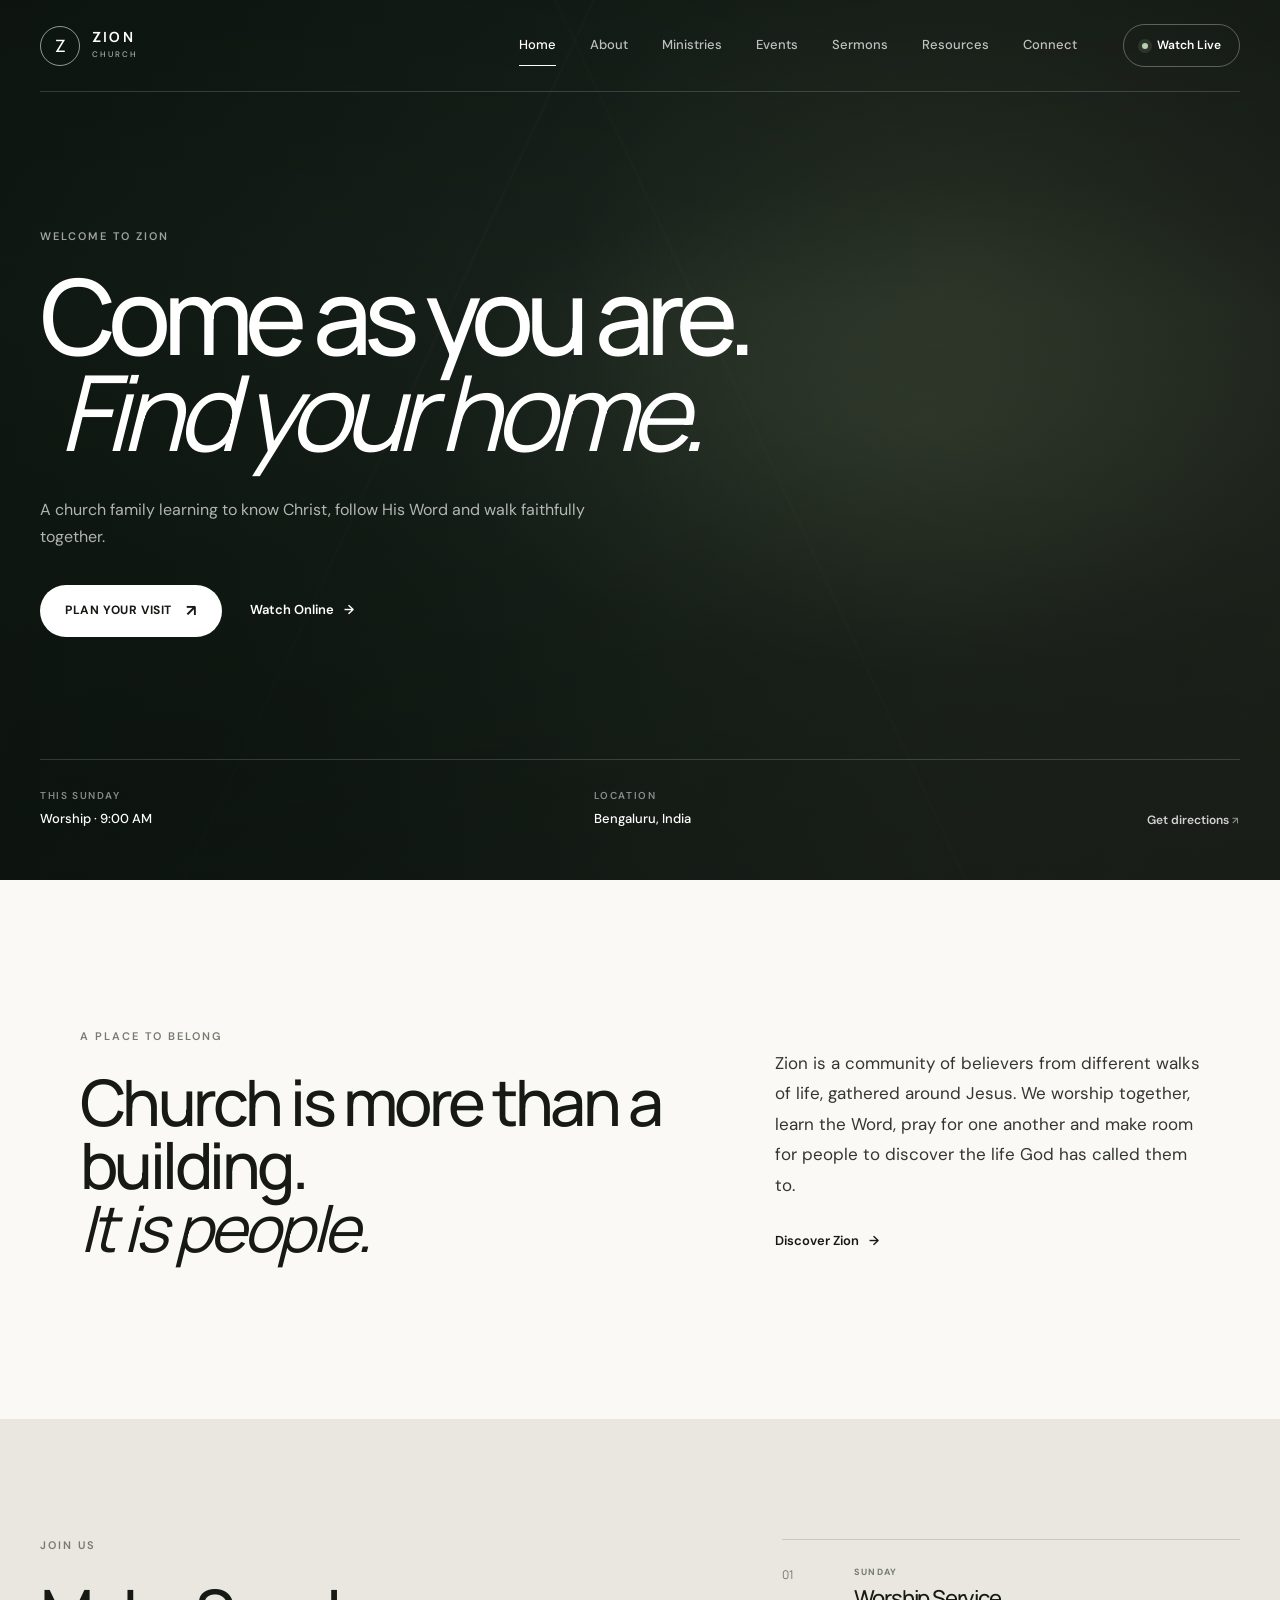
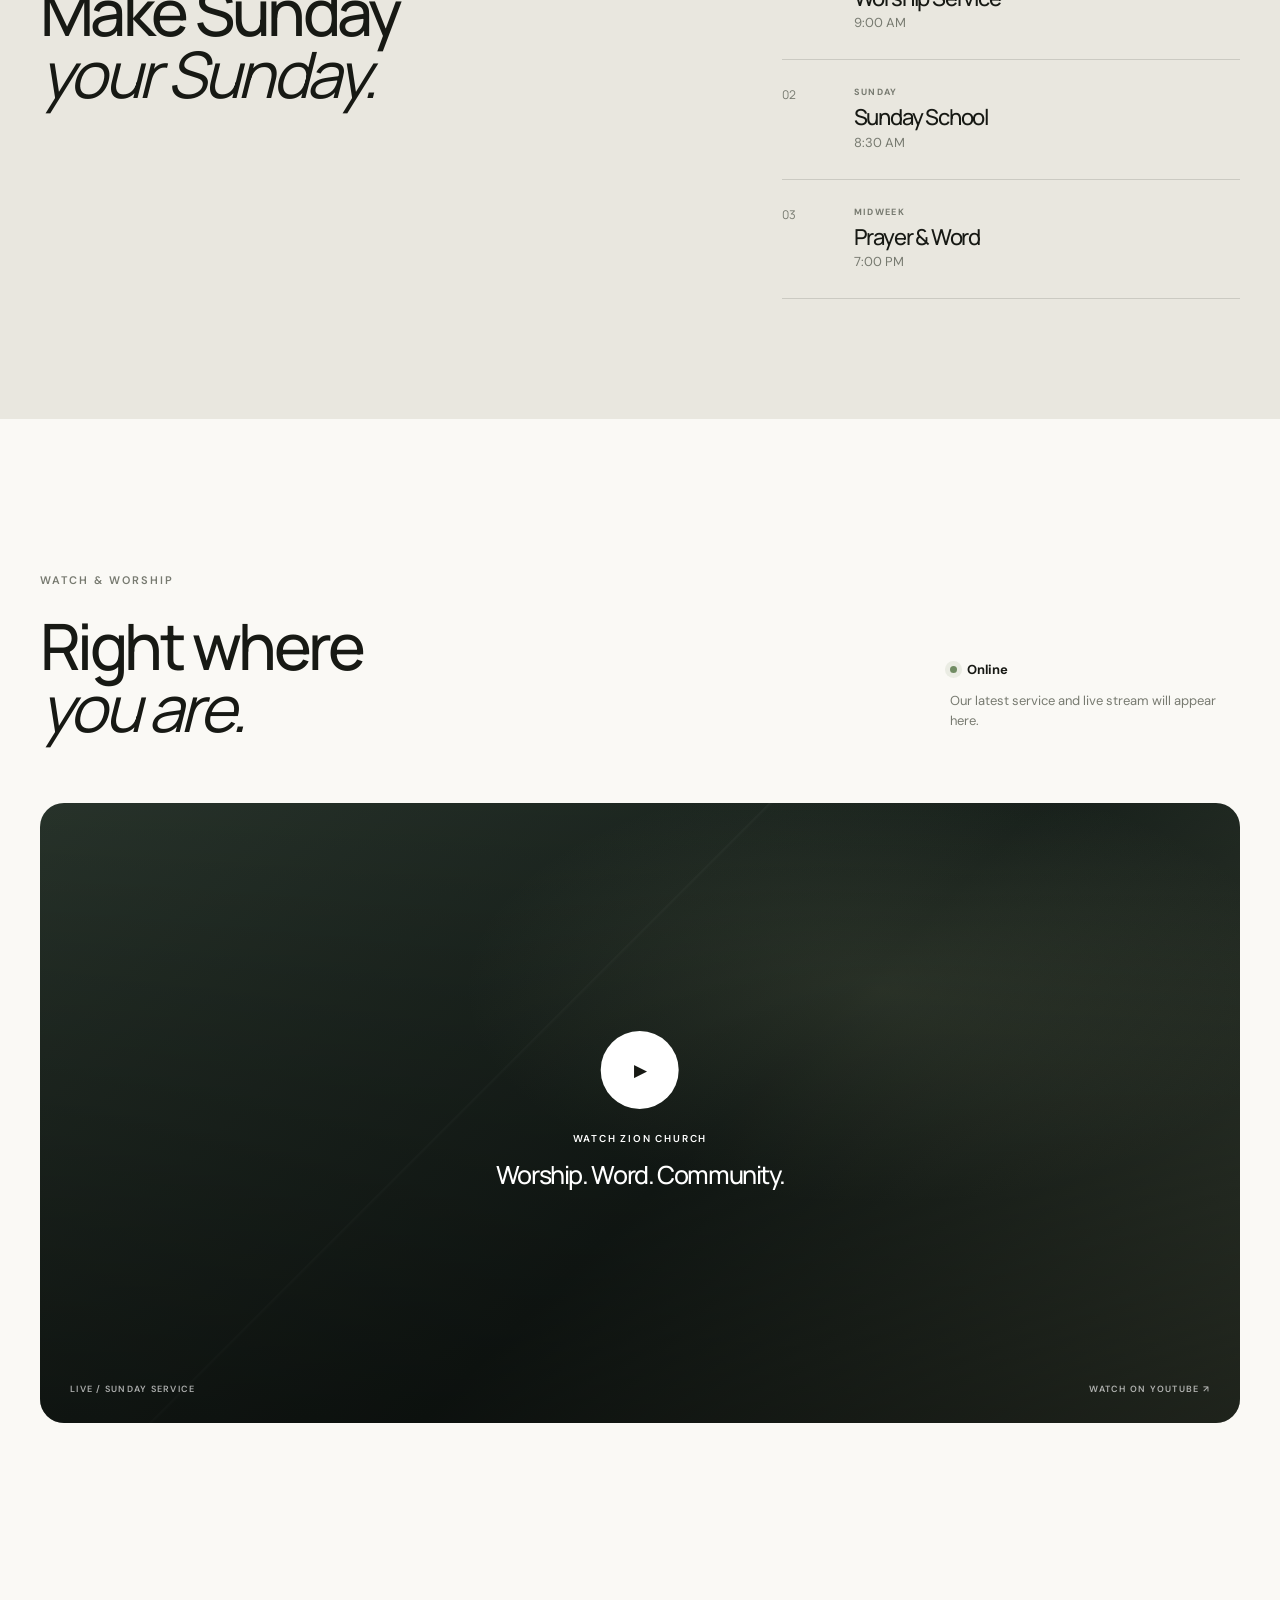
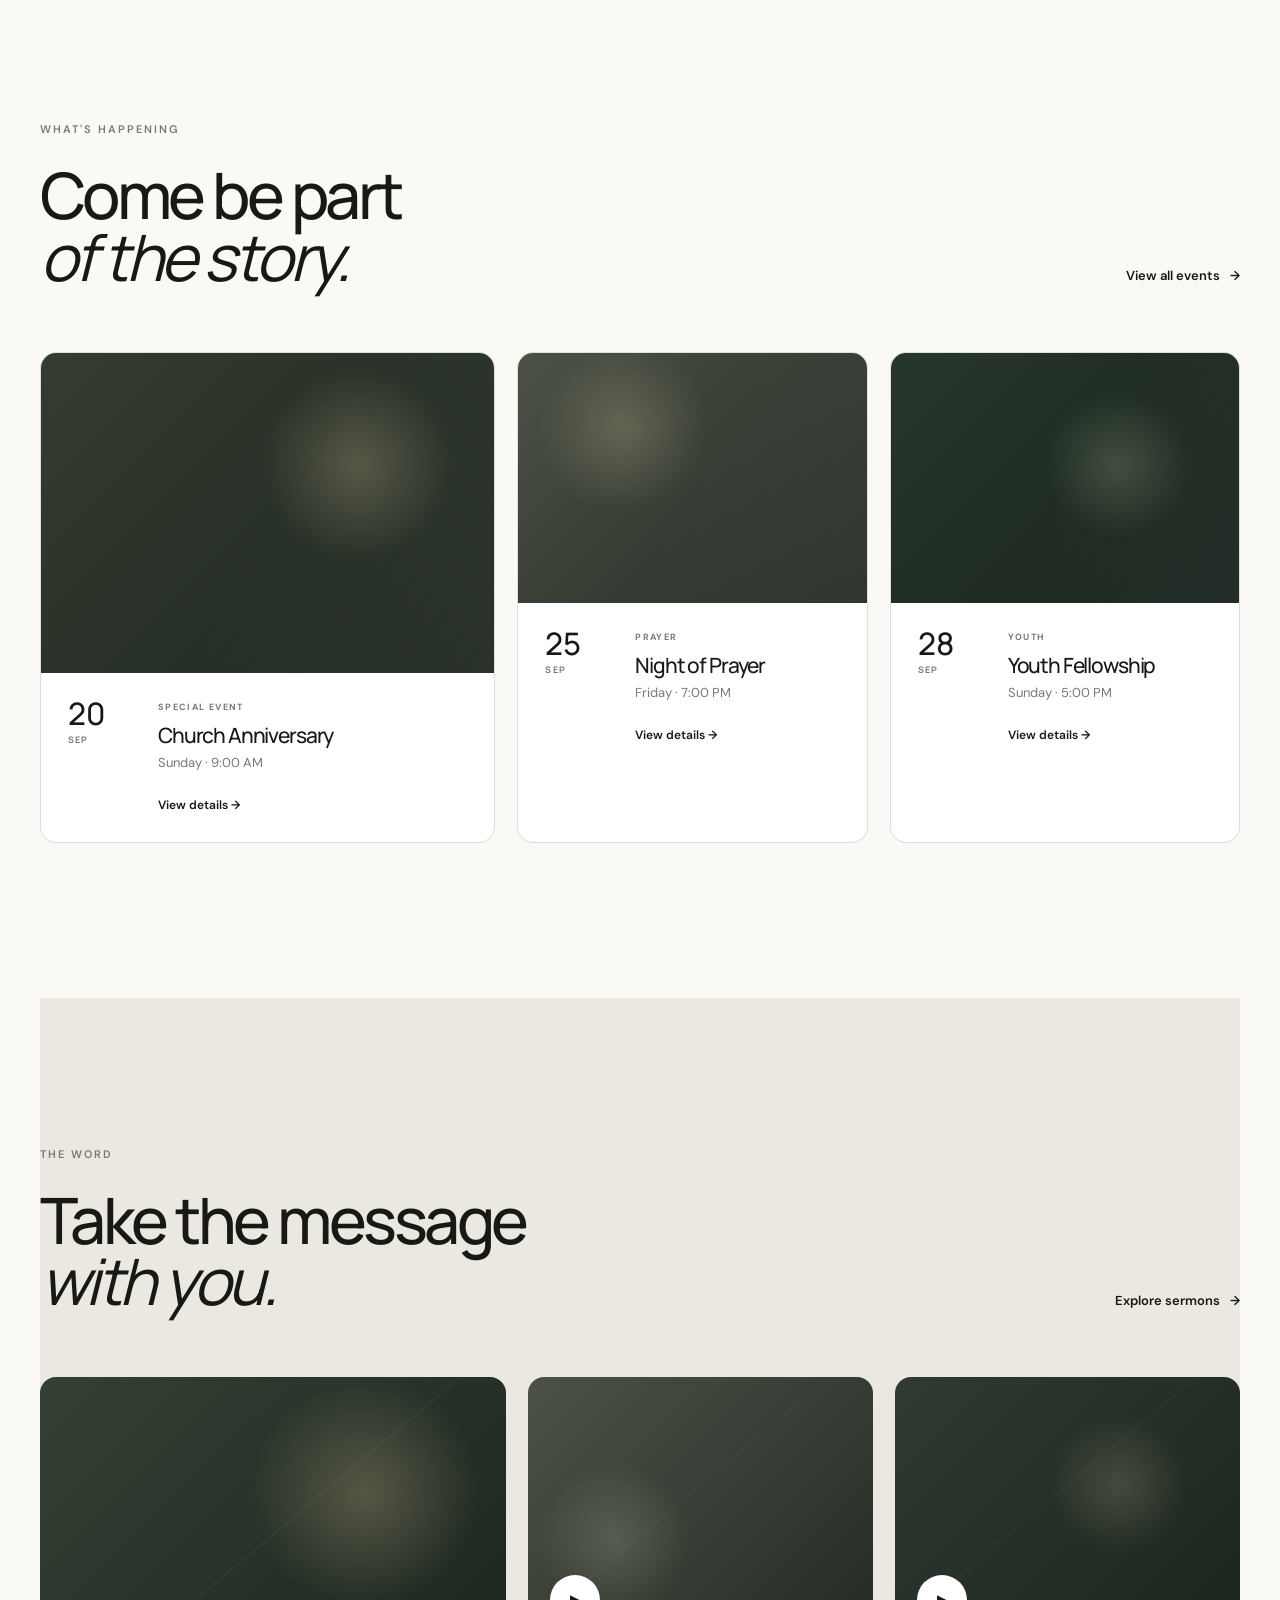
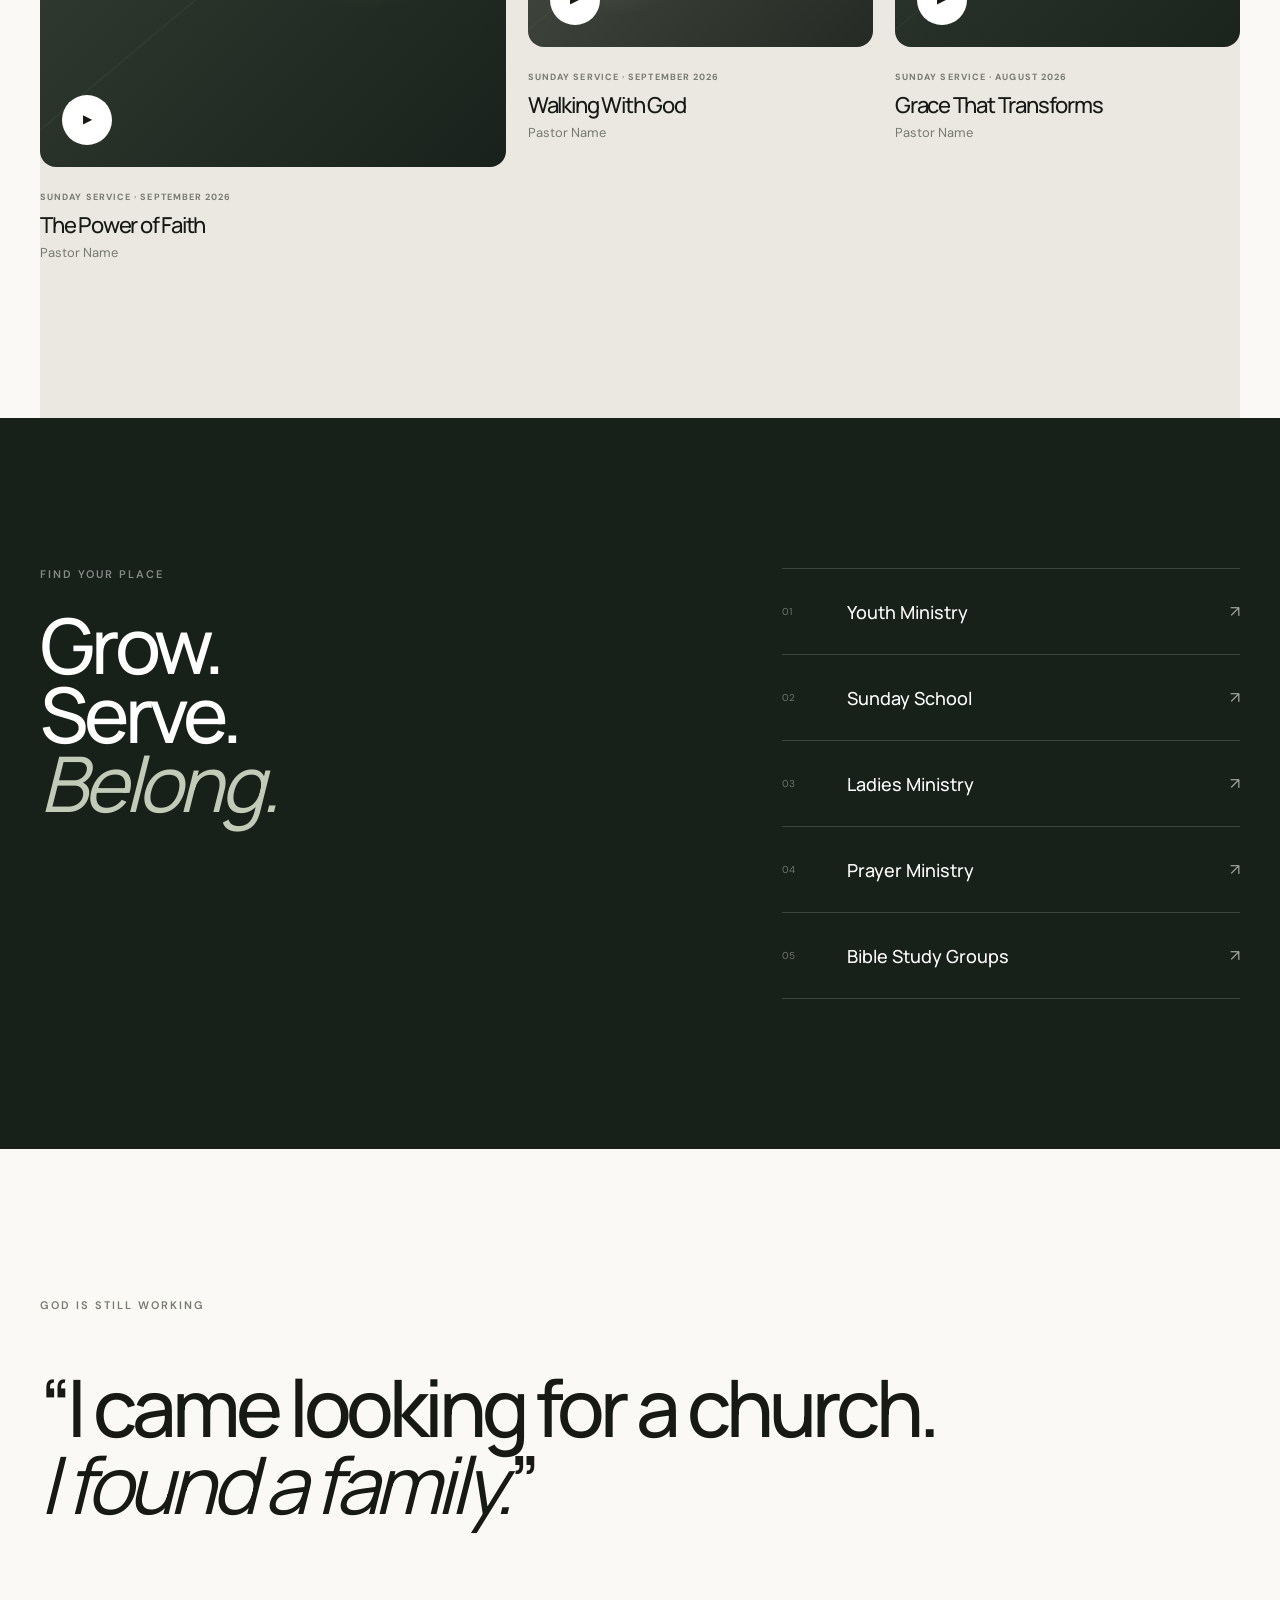
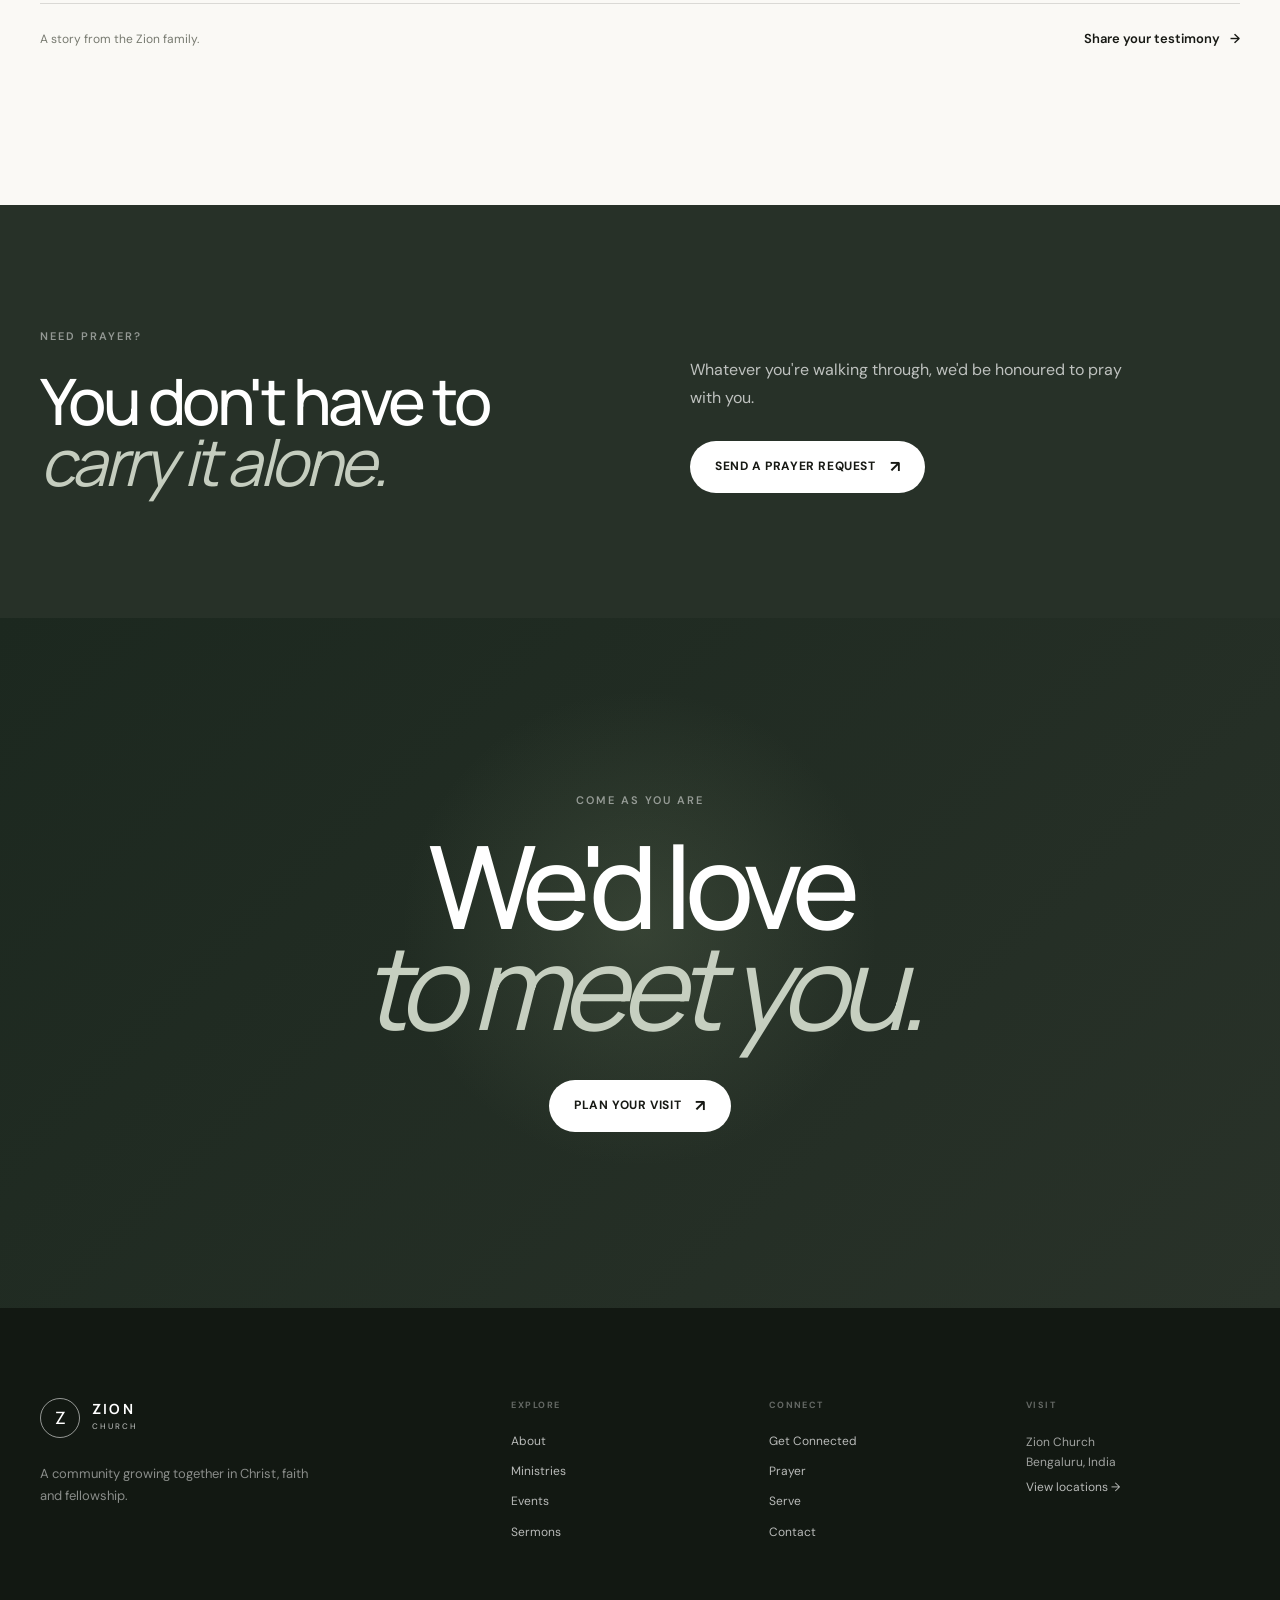
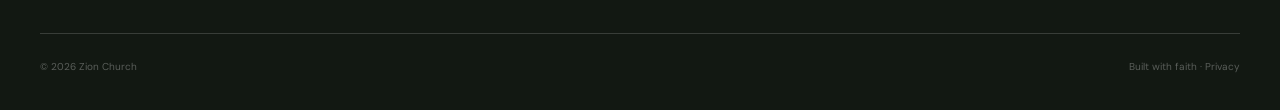
<file: index.html>
<html lang="en">
<head>
  <meta charset="UTF-8">
  <meta name="viewport" content="width=device-width, initial-scale=1.0">
  <title>Zion Church | Welcome Home</title>
  <meta name="description" content="Zion Church — a community growing in Christ through worship, the Word, prayer and fellowship.">
  <link rel="preconnect" href="https://fonts.googleapis.com">
  <link rel="preconnect" href="https://fonts.gstatic.com" crossorigin>
  <link href="https://fonts.googleapis.com/css2?family=DM+Sans:wght@400;500;600;700&family=Manrope:wght@400;500;600;700;800&display=swap" rel="stylesheet">
  <link rel="stylesheet" href="css/style.css">
</head>

<body>
<header class="site-header">
  <div class="nav-wrap">
    <a class="brand" href="index.html">
      <span class="brand-mark">Z</span>
      <span><strong>ZION</strong><small>CHURCH</small></span>
    </a>

    <nav class="main-nav" id="mainNav">
      <a class="active" href="index.html">Home</a>
      <a href="about.html">About</a>
      <a href="ministries.html">Ministries</a>
      <a href="events.html">Events</a>
      <a href="sermons.html">Sermons</a>
      <a href="resources.html">Resources</a>
      <a href="connect.html">Connect</a>
    </nav>

    <a class="live-btn" href="#watch-live"><span></span> Watch Live</a>
    <button class="menu-toggle" id="menuToggle" aria-label="Open menu">☰</button>
  </div>
</header>

<main>
  <section class="hero">
    <div class="hero-image"></div>
    <div class="hero-shade"></div>
    <div class="hero-inner">
      <div class="hero-copy">
        <p class="kicker">WELCOME TO ZION</p>
        <h1>Come as you are.<br><em>Find your home.</em></h1>
        <p class="hero-text">A church family learning to know Christ, follow His Word and walk faithfully together.</p>
        <div class="hero-actions">
          <a class="btn btn-light" href="contact.html">Plan Your Visit <span>↗</span></a>
          <a class="text-btn light" href="#watch-live">Watch Online <span>→</span></a>
        </div>
      </div>
      <div class="hero-bottom">
        <div><span>THIS SUNDAY</span><strong>Worship · 9:00 AM</strong></div>
        <div><span>LOCATION</span><strong>Bengaluru, India</strong></div>
        <a href="contact.html">Get directions <span>↗</span></a>
      </div>
    </div>
  </section>

  <section class="welcome section">
    <div class="section-grid">
      <div>
        <p class="kicker dark">A PLACE TO BELONG</p>
        <h2>Church is more than a building.<br><em>It is people.</em></h2>
      </div>
      <div class="welcome-copy">
        <p>Zion is a community of believers from different walks of life, gathered around Jesus. We worship together, learn the Word, pray for one another and make room for people to discover the life God has called them to.</p>
        <a class="text-btn dark" href="about.html">Discover Zion <span>→</span></a>
      </div>
    </div>
  </section>

  <section class="service-strip">
    <div class="section-grid service-grid">
      <div>
        <p class="kicker dark">JOIN US</p>
        <h2>Make Sunday<br><em>your Sunday.</em></h2>
      </div>
      <div class="service-list">
        <article><span>01</span><div><small>SUNDAY</small><h3>Worship Service</h3><p>9:00 AM</p></div></article>
        <article><span>02</span><div><small>SUNDAY</small><h3>Sunday School</h3><p>8:30 AM</p></div></article>
        <article><span>03</span><div><small>MIDWEEK</small><h3>Prayer & Word</h3><p>7:00 PM</p></div></article>
      </div>
    </div>
  </section>

  <section class="watch section" id="watch-live">
    <div class="watch-head">
      <div><p class="kicker dark">WATCH & WORSHIP</p><h2>Right where<br><em>you are.</em></h2></div>
      <div class="watch-note"><span class="live-pulse"></span><strong>Online</strong><p>Our latest service and live stream will appear here.</p></div>
    </div>
    <div class="video-card">
      <div class="video-bg"></div>
      <div class="video-overlay"></div>
      <div class="video-center">
        <button class="play" aria-label="Play video">▶</button>
        <p>WATCH ZION CHURCH</p>
        <h3>Worship. Word. Community.</h3>
      </div>
      <div class="video-meta"><span>LIVE / SUNDAY SERVICE</span><span>WATCH ON YOUTUBE ↗</span></div>
    </div>
  </section>

  <section class="events section">
    <div class="section-top">
      <div><p class="kicker dark">WHAT'S HAPPENING</p><h2>Come be part<br><em>of the story.</em></h2></div>
      <a class="text-btn dark" href="events.html">View all events <span>→</span></a>
    </div>
    <div class="event-cards">
      <article class="event-card featured">
        <div class="event-image event-one"></div>
        <div class="event-body"><span class="date">20 <small>SEP</small></span><div><small>SPECIAL EVENT</small><h3>Church Anniversary</h3><p>Sunday · 9:00 AM</p><a href="events.html">View details →</a></div></div>
      </article>
      <article class="event-card">
        <div class="event-image event-two"></div>
        <div class="event-body"><span class="date">25 <small>SEP</small></span><div><small>PRAYER</small><h3>Night of Prayer</h3><p>Friday · 7:00 PM</p><a href="events.html">View details →</a></div></div>
      </article>
      <article class="event-card">
        <div class="event-image event-three"></div>
        <div class="event-body"><span class="date">28 <small>SEP</small></span><div><small>YOUTH</small><h3>Youth Fellowship</h3><p>Sunday · 5:00 PM</p><a href="events.html">View details →</a></div></div>
      </article>
    </div>
  </section>

  <section class="sermons section">
    <div class="section-top">
      <div><p class="kicker dark">THE WORD</p><h2>Take the message<br><em>with you.</em></h2></div>
      <a class="text-btn dark" href="sermons.html">Explore sermons <span>→</span></a>
    </div>
    <div class="sermon-grid">
      <article class="sermon-card large"><div class="sermon-thumb thumb-one"><span class="play small">▶</span></div><div><small>SUNDAY SERVICE · SEPTEMBER 2026</small><h3>The Power of Faith</h3><p>Pastor Name</p></div></article>
      <article class="sermon-card"><div class="sermon-thumb thumb-two"><span class="play small">▶</span></div><div><small>SUNDAY SERVICE · SEPTEMBER 2026</small><h3>Walking With God</h3><p>Pastor Name</p></div></article>
      <article class="sermon-card"><div class="sermon-thumb thumb-three"><span class="play small">▶</span></div><div><small>SUNDAY SERVICE · AUGUST 2026</small><h3>Grace That Transforms</h3><p>Pastor Name</p></div></article>
    </div>
  </section>

  <section class="ministries">
    <div class="section-grid ministry-grid">
      <div><p class="kicker">FIND YOUR PLACE</p><h2>Grow.<br>Serve.<br><em>Belong.</em></h2></div>
      <div class="ministry-list">
        <a href="ministries.html"><span>01</span><strong>Youth Ministry</strong><i>↗</i></a>
        <a href="ministries.html"><span>02</span><strong>Sunday School</strong><i>↗</i></a>
        <a href="ministries.html"><span>03</span><strong>Ladies Ministry</strong><i>↗</i></a>
        <a href="ministries.html"><span>04</span><strong>Prayer Ministry</strong><i>↗</i></a>
        <a href="ministries.html"><span>05</span><strong>Bible Study Groups</strong><i>↗</i></a>
      </div>
    </div>
  </section>

  <section class="testimony section">
    <p class="kicker dark">GOD IS STILL WORKING</p>
    <blockquote>“I came looking for a church.<br><em>I found a family.</em>”</blockquote>
    <div class="testimony-bottom"><p>A story from the Zion family.</p><a class="text-btn dark" href="contact.html">Share your testimony <span>→</span></a></div>
  </section>

  <section class="prayer">
    <div class="prayer-inner">
      <div><p class="kicker">NEED PRAYER?</p><h2>You don't have to<br><em>carry it alone.</em></h2></div>
      <div><p>Whatever you're walking through, we'd be honoured to pray with you.</p><a class="btn btn-light" href="connect.html">Send a Prayer Request <span>↗</span></a></div>
    </div>
  </section>

  <section class="final-cta">
    <div><p class="kicker">COME AS YOU ARE</p><h2>We'd love<br><em>to meet you.</em></h2><a class="btn btn-light" href="contact.html">Plan Your Visit <span>↗</span></a></div>
  </section>
</main>

<footer class="footer">
  <div class="footer-top">
    <div><a class="brand footer-brand" href="index.html"><span class="brand-mark">Z</span><span><strong>ZION</strong><small>CHURCH</small></span></a><p>A community growing together in Christ, faith and fellowship.</p></div>
    <div><small>EXPLORE</small><a href="about.html">About</a><a href="ministries.html">Ministries</a><a href="events.html">Events</a><a href="sermons.html">Sermons</a></div>
    <div><small>CONNECT</small><a href="connect.html">Get Connected</a><a href="connect.html">Prayer</a><a href="connect.html">Serve</a><a href="contact.html">Contact</a></div>
    <div><small>VISIT</small><p>Zion Church<br>Bengaluru, India</p><a href="contact.html">View locations →</a></div>
  </div>
  <div class="footer-bottom"><span>© 2026 Zion Church</span><span>Built with faith · Privacy</span></div>
</footer>

<script src="js/script.js"></script>
<script>
  const toggle = document.getElementById('menuToggle');
  const nav = document.getElementById('mainNav');
  toggle?.addEventListener('click', () => nav.classList.toggle('open'));
</script>
</body>
</html>
</file>
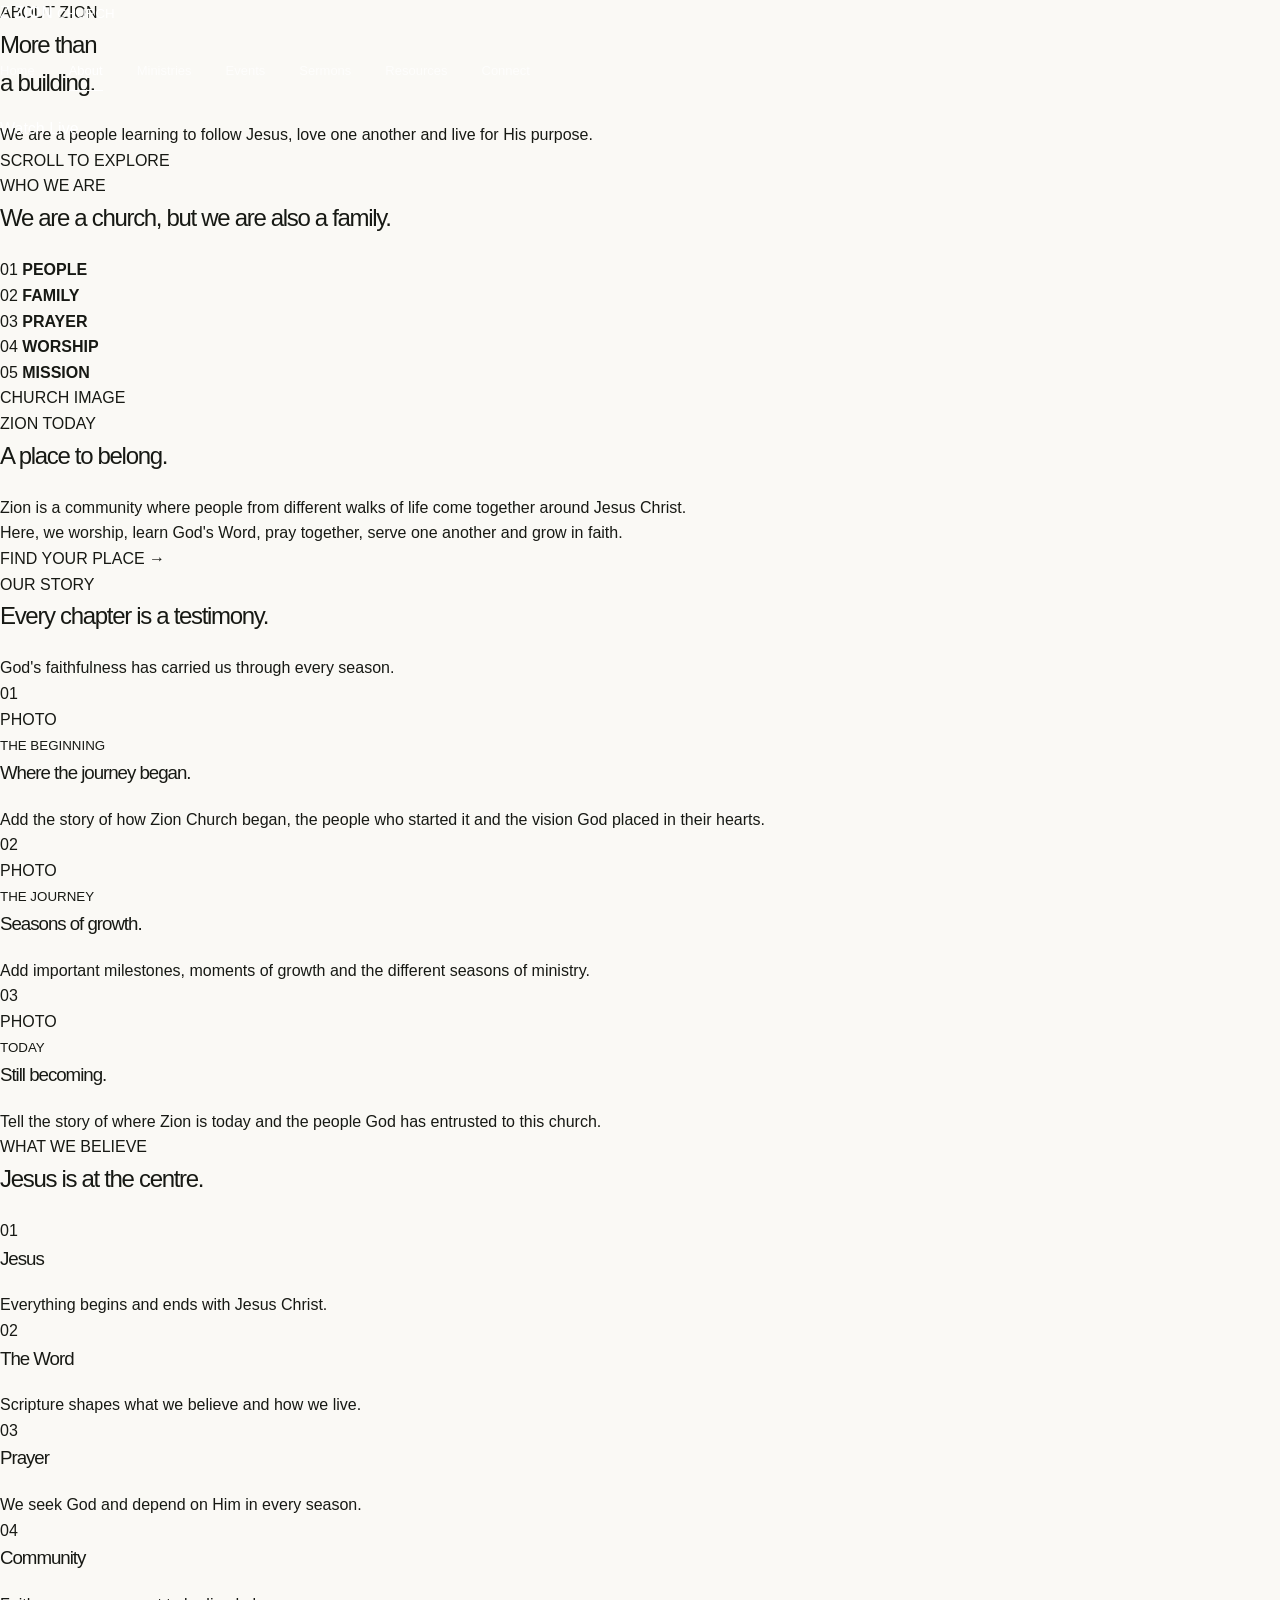
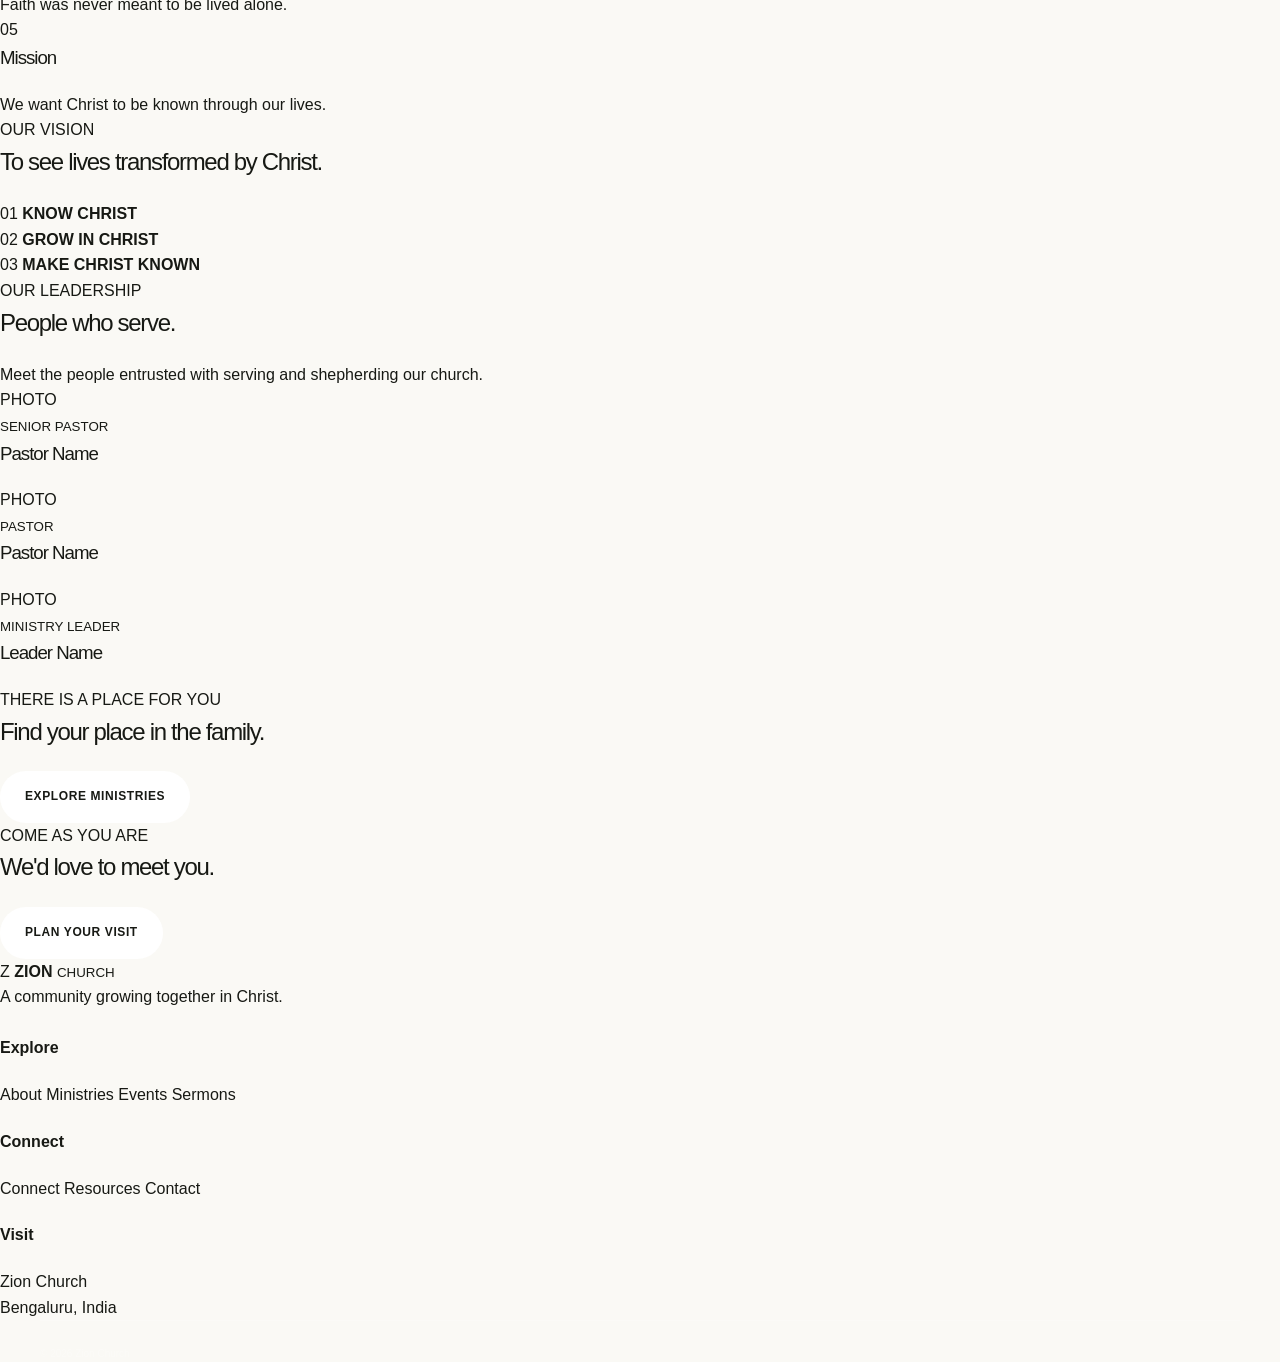
<file: about.html>
<!DOCTYPE html>
<html lang="en">
<head>
    <meta charset="UTF-8">
    <meta name="viewport" content="width=device-width, initial-scale=1.0">

    <title>About Us | Zion Church</title>

    <link rel="stylesheet" href="css/style.css">
</head>

<body class="about-page">

    <!-- ================= HEADER ================= -->

    <header class="site-header">

        <div class="container nav-container">

            <a href="index.html" class="logo">
                <span class="logo-mark">Z</span>

                <span class="logo-text">
                    <strong>ZION</strong>
                    <small>CHURCH</small>
                </span>
            </a>

            <nav class="main-nav">

                <a href="index.html">Home</a>
                <a href="about.html" class="active">About</a>
                <a href="ministries.html">Ministries</a>
                <a href="events.html">Events</a>
                <a href="sermons.html">Sermons</a>
                <a href="resources.html">Resources</a>
                <a href="connect.html">Connect</a>

            </nav>

            <a href="index.html#watch-live" class="nav-live-btn">
                Watch Live
            </a>

            <button class="menu-toggle"
                    aria-label="Open menu"
                    aria-expanded="false">
                ☰
            </button>

        </div>

    </header>


    <main>


        <!-- ================= HERO ================= -->

        <section class="about-hero">

            <div class="about-hero-overlay"></div>

            <div class="container about-hero-content">

                <div class="about-label">
                    ABOUT ZION
                </div>

                <h1>
                    More than<br>
                    a building.
                </h1>

                <p class="about-hero-text">
                    We are a people learning to follow Jesus,
                    love one another and live for His purpose.
                </p>

                <div class="about-scroll">
                    <span></span>
                    SCROLL TO EXPLORE
                </div>

            </div>

        </section>


        <!-- ================= WE ARE ================= -->

        <section class="identity-section">

            <div class="container">

                <div class="identity-intro">

                    <p class="about-kicker">
                        WHO WE ARE
                    </p>

                    <h2>
                        We are a church,
                        <span>but we are also a family.</span>
                    </h2>

                </div>


                <div class="identity-words">

                    <div>
                        <span>01</span>
                        <strong>PEOPLE</strong>
                    </div>

                    <div>
                        <span>02</span>
                        <strong>FAMILY</strong>
                    </div>

                    <div>
                        <span>03</span>
                        <strong>PRAYER</strong>
                    </div>

                    <div>
                        <span>04</span>
                        <strong>WORSHIP</strong>
                    </div>

                    <div>
                        <span>05</span>
                        <strong>MISSION</strong>
                    </div>

                </div>

            </div>

        </section>


        <!-- ================= ZION TODAY ================= -->

        <section class="today-section">

            <div class="container today-grid">

                <div class="today-image">

                    <div class="image-placeholder">
                        <span>CHURCH IMAGE</span>
                    </div>

                </div>


                <div class="today-content">

                    <p class="about-kicker">
                        ZION TODAY
                    </p>

                    <h2>
                        A place to
                        belong.
                    </h2>

                    <p>
                        Zion is a community where people from
                        different walks of life come together
                        around Jesus Christ.
                    </p>

                    <p>
                        Here, we worship, learn God's Word,
                        pray together, serve one another and
                        grow in faith.
                    </p>

                    <a href="connect.html" class="about-link">
                        FIND YOUR PLACE →
                    </a>

                </div>

            </div>

        </section>


        <!-- ================= STORY ================= -->

        <section class="story-section">

            <div class="container">

                <div class="story-header">

                    <p class="about-kicker">
                        OUR STORY
                    </p>

                    <h2>
                        Every chapter
                        is a testimony.
                    </h2>

                    <p>
                        God's faithfulness has carried us
                        through every season.
                    </p>

                </div>


                <div class="story-timeline">


                    <article class="story-item">

                        <div class="story-marker">
                            01
                        </div>

                        <div class="story-image">
                            <span>PHOTO</span>
                        </div>

                        <div class="story-copy">

                            <small>
                                THE BEGINNING
                            </small>

                            <h3>
                                Where the journey began.
                            </h3>

                            <p>
                                Add the story of how Zion Church
                                began, the people who started it
                                and the vision God placed in
                                their hearts.
                            </p>

                        </div>

                    </article>


                    <article class="story-item">

                        <div class="story-marker">
                            02
                        </div>

                        <div class="story-image">
                            <span>PHOTO</span>
                        </div>

                        <div class="story-copy">

                            <small>
                                THE JOURNEY
                            </small>

                            <h3>
                                Seasons of growth.
                            </h3>

                            <p>
                                Add important milestones,
                                moments of growth and the
                                different seasons of ministry.
                            </p>

                        </div>

                    </article>


                    <article class="story-item">

                        <div class="story-marker">
                            03
                        </div>

                        <div class="story-image">
                            <span>PHOTO</span>
                        </div>

                        <div class="story-copy">

                            <small>
                                TODAY
                            </small>

                            <h3>
                                Still becoming.
                            </h3>

                            <p>
                                Tell the story of where Zion
                                is today and the people God
                                has entrusted to this church.
                            </p>

                        </div>

                    </article>


                </div>

            </div>

        </section>


        <!-- ================= BELIEFS ================= -->

        <section class="beliefs-section">

            <div class="container">

                <div class="beliefs-heading">

                    <p class="about-kicker">
                        WHAT WE BELIEVE
                    </p>

                    <h2>
                        Jesus is
                        at the centre.
                    </h2>

                </div>


                <div class="belief-list">


                    <div class="belief">

                        <span>01</span>

                        <div>
                            <h3>Jesus</h3>
                            <p>
                                Everything begins and ends with
                                Jesus Christ.
                            </p>
                        </div>

                    </div>


                    <div class="belief">

                        <span>02</span>

                        <div>
                            <h3>The Word</h3>
                            <p>
                                Scripture shapes what we believe
                                and how we live.
                            </p>
                        </div>

                    </div>


                    <div class="belief">

                        <span>03</span>

                        <div>
                            <h3>Prayer</h3>
                            <p>
                                We seek God and depend on Him
                                in every season.
                            </p>
                        </div>

                    </div>


                    <div class="belief">

                        <span>04</span>

                        <div>
                            <h3>Community</h3>
                            <p>
                                Faith was never meant to be
                                lived alone.
                            </p>
                        </div>

                    </div>


                    <div class="belief">

                        <span>05</span>

                        <div>
                            <h3>Mission</h3>
                            <p>
                                We want Christ to be known
                                through our lives.
                            </p>
                        </div>

                    </div>


                </div>

            </div>

        </section>


        <!-- ================= VISION ================= -->

        <section class="vision-section">

            <div class="container vision-layout">

                <div>

                    <p class="about-kicker">
                        OUR VISION
                    </p>

                    <h2>
                        To see lives
                        transformed
                        by Christ.
                    </h2>

                </div>


                <div class="vision-right">

                    <div class="vision-line">
                        <span>01</span>
                        <strong>KNOW CHRIST</strong>
                    </div>

                    <div class="vision-line">
                        <span>02</span>
                        <strong>GROW IN CHRIST</strong>
                    </div>

                    <div class="vision-line">
                        <span>03</span>
                        <strong>MAKE CHRIST KNOWN</strong>
                    </div>

                </div>

            </div>

        </section>


        <!-- ================= LEADERS ================= -->

        <section class="leaders-section">

            <div class="container">

                <div class="leaders-heading">

                    <div>

                        <p class="about-kicker">
                            OUR LEADERSHIP
                        </p>

                        <h2>
                            People who
                            serve.
                        </h2>

                    </div>

                    <p>
                        Meet the people entrusted with
                        serving and shepherding our church.
                    </p>

                </div>


                <div class="leaders-grid">


                    <article class="leader">

                        <div class="leader-photo">
                            <span>PHOTO</span>
                        </div>

                        <div class="leader-details">

                            <small>
                                SENIOR PASTOR
                            </small>

                            <h3>
                                Pastor Name
                            </h3>

                        </div>

                    </article>


                    <article class="leader">

                        <div class="leader-photo">
                            <span>PHOTO</span>
                        </div>

                        <div class="leader-details">

                            <small>
                                PASTOR
                            </small>

                            <h3>
                                Pastor Name
                            </h3>

                        </div>

                    </article>


                    <article class="leader">

                        <div class="leader-photo">
                            <span>PHOTO</span>
                        </div>

                        <div class="leader-details">

                            <small>
                                MINISTRY LEADER
                            </small>

                            <h3>
                                Leader Name
                            </h3>

                        </div>

                    </article>


                </div>

            </div>

        </section>


        <!-- ================= MINISTRIES CTA ================= -->

        <section class="about-ministries">

            <div class="container">

                <p class="about-kicker">
                    THERE IS A PLACE FOR YOU
                </p>

                <h2>
                    Find your
                    place in the family.
                </h2>

                <a href="ministries.html"
                   class="btn btn-light">

                    EXPLORE MINISTRIES

                </a>

            </div>

        </section>


        <!-- ================= FINAL CTA ================= -->

        <section class="about-final">

            <div class="container">

                <p class="about-kicker">
                    COME AS YOU ARE
                </p>

                <h2>
                    We'd love to
                    meet you.
                </h2>

                <a href="contact.html"
                   class="btn btn-light">

                    PLAN YOUR VISIT

                </a>

            </div>

        </section>

    </main>


    <!-- ================= FOOTER ================= -->

    <footer class="site-footer">

        <div class="container footer-grid">

            <div class="footer-brand">

                <a href="index.html" class="logo footer-logo">

                    <span class="logo-mark">Z</span>

                    <span class="logo-text">
                        <strong>ZION</strong>
                        <small>CHURCH</small>
                    </span>

                </a>

                <p>
                    A community growing together
                    in Christ.
                </p>

            </div>


            <div class="footer-column">

                <h4>Explore</h4>

                <a href="about.html">About</a>
                <a href="ministries.html">Ministries</a>
                <a href="events.html">Events</a>
                <a href="sermons.html">Sermons</a>

            </div>


            <div class="footer-column">

                <h4>Connect</h4>

                <a href="connect.html">Connect</a>
                <a href="resources.html">Resources</a>
                <a href="contact.html">Contact</a>

            </div>


            <div class="footer-column">

                <h4>Visit</h4>

                <p>
                    Zion Church<br>
                    Bengaluru, India
                </p>

            </div>

        </div>


        <div class="container footer-bottom">

            <p>
                © <span data-current-year></span>
                Zion Church
            </p>

        </div>

    </footer>


    <script src="js/script.js"></script>

</body>
</html>
</file>
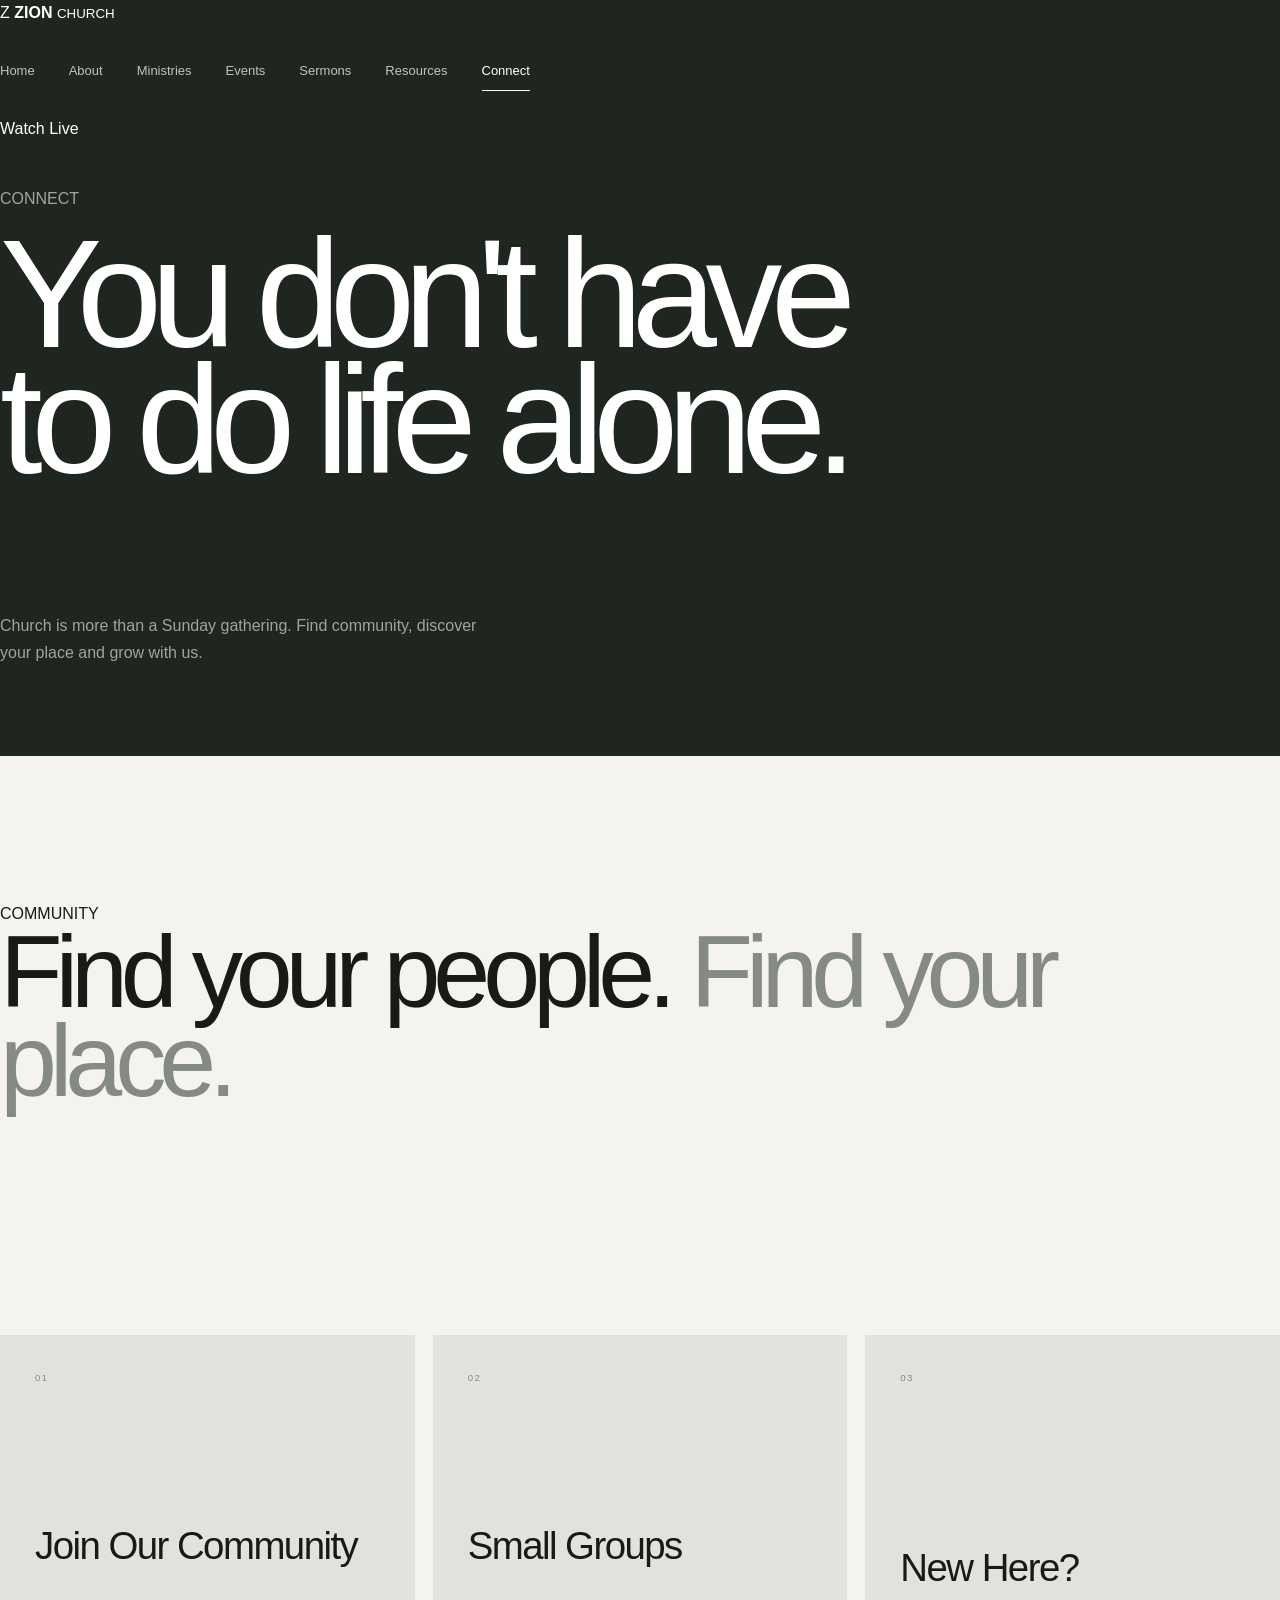
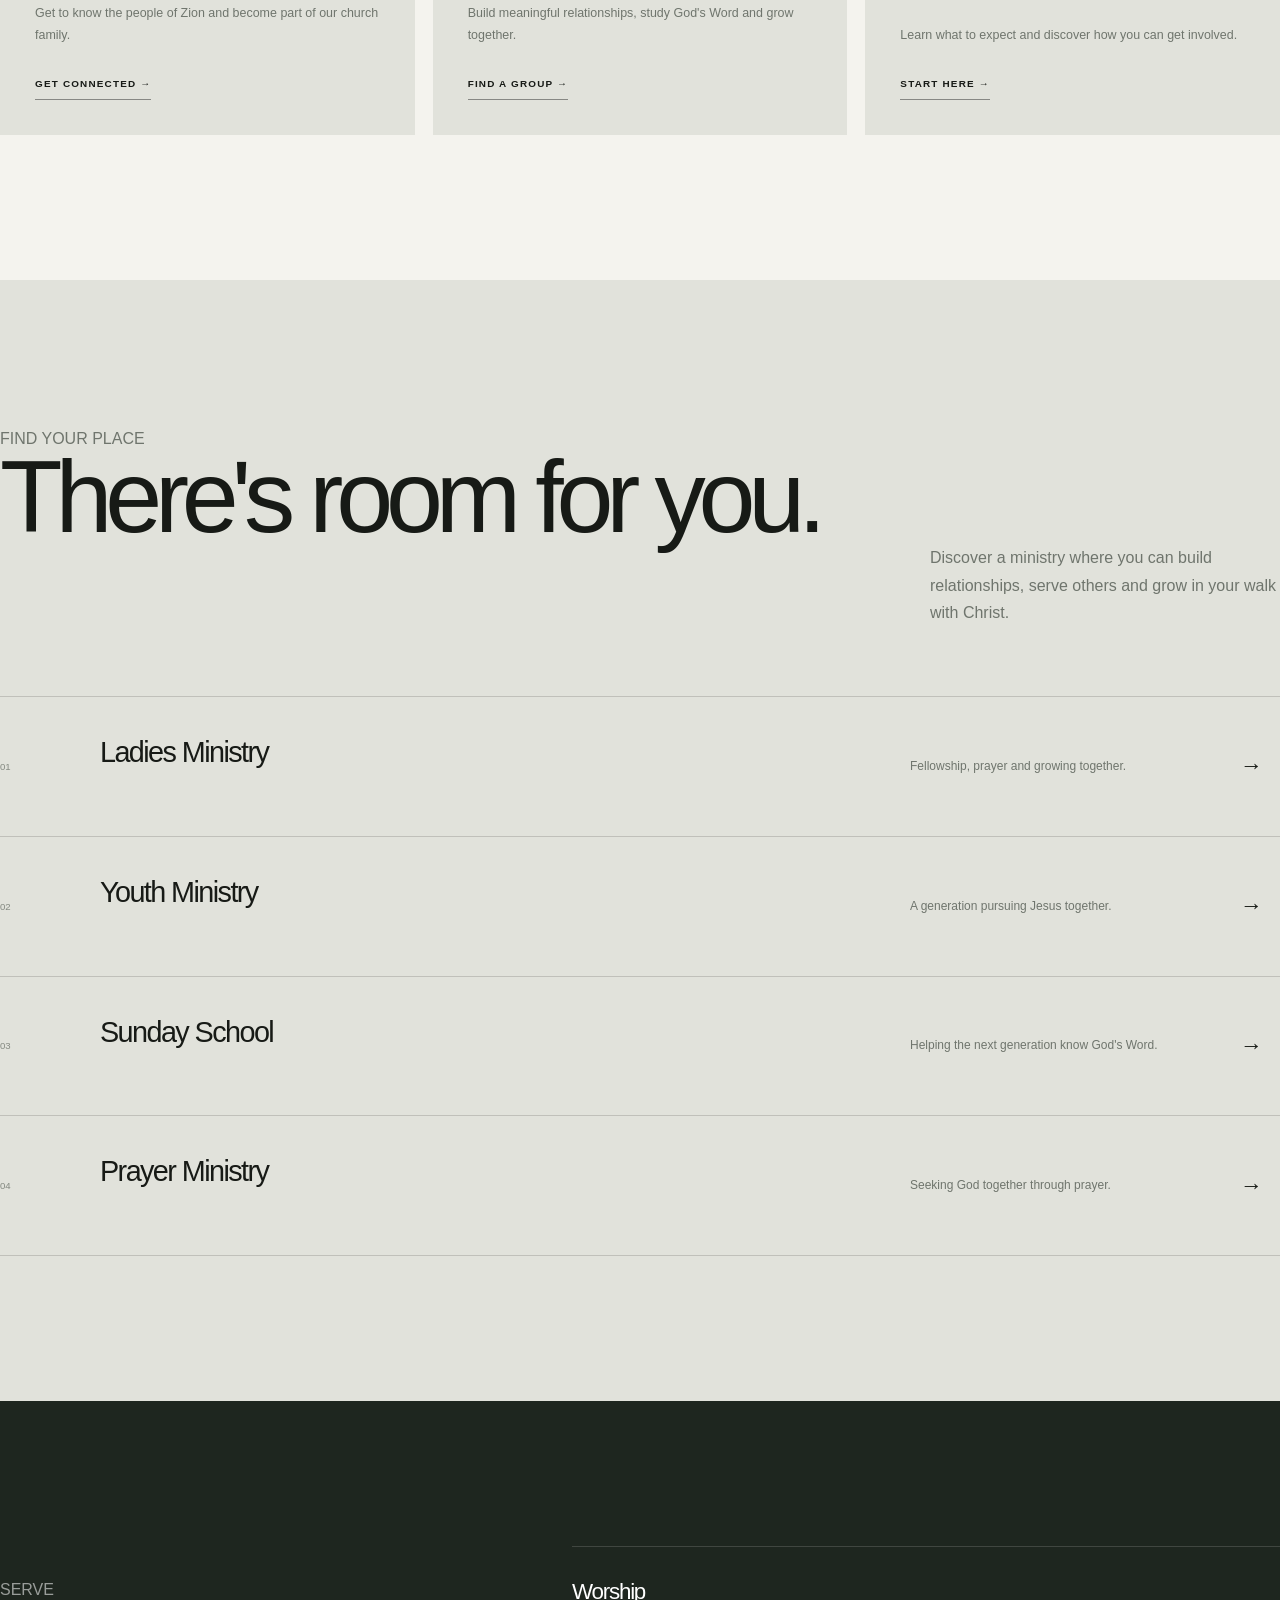
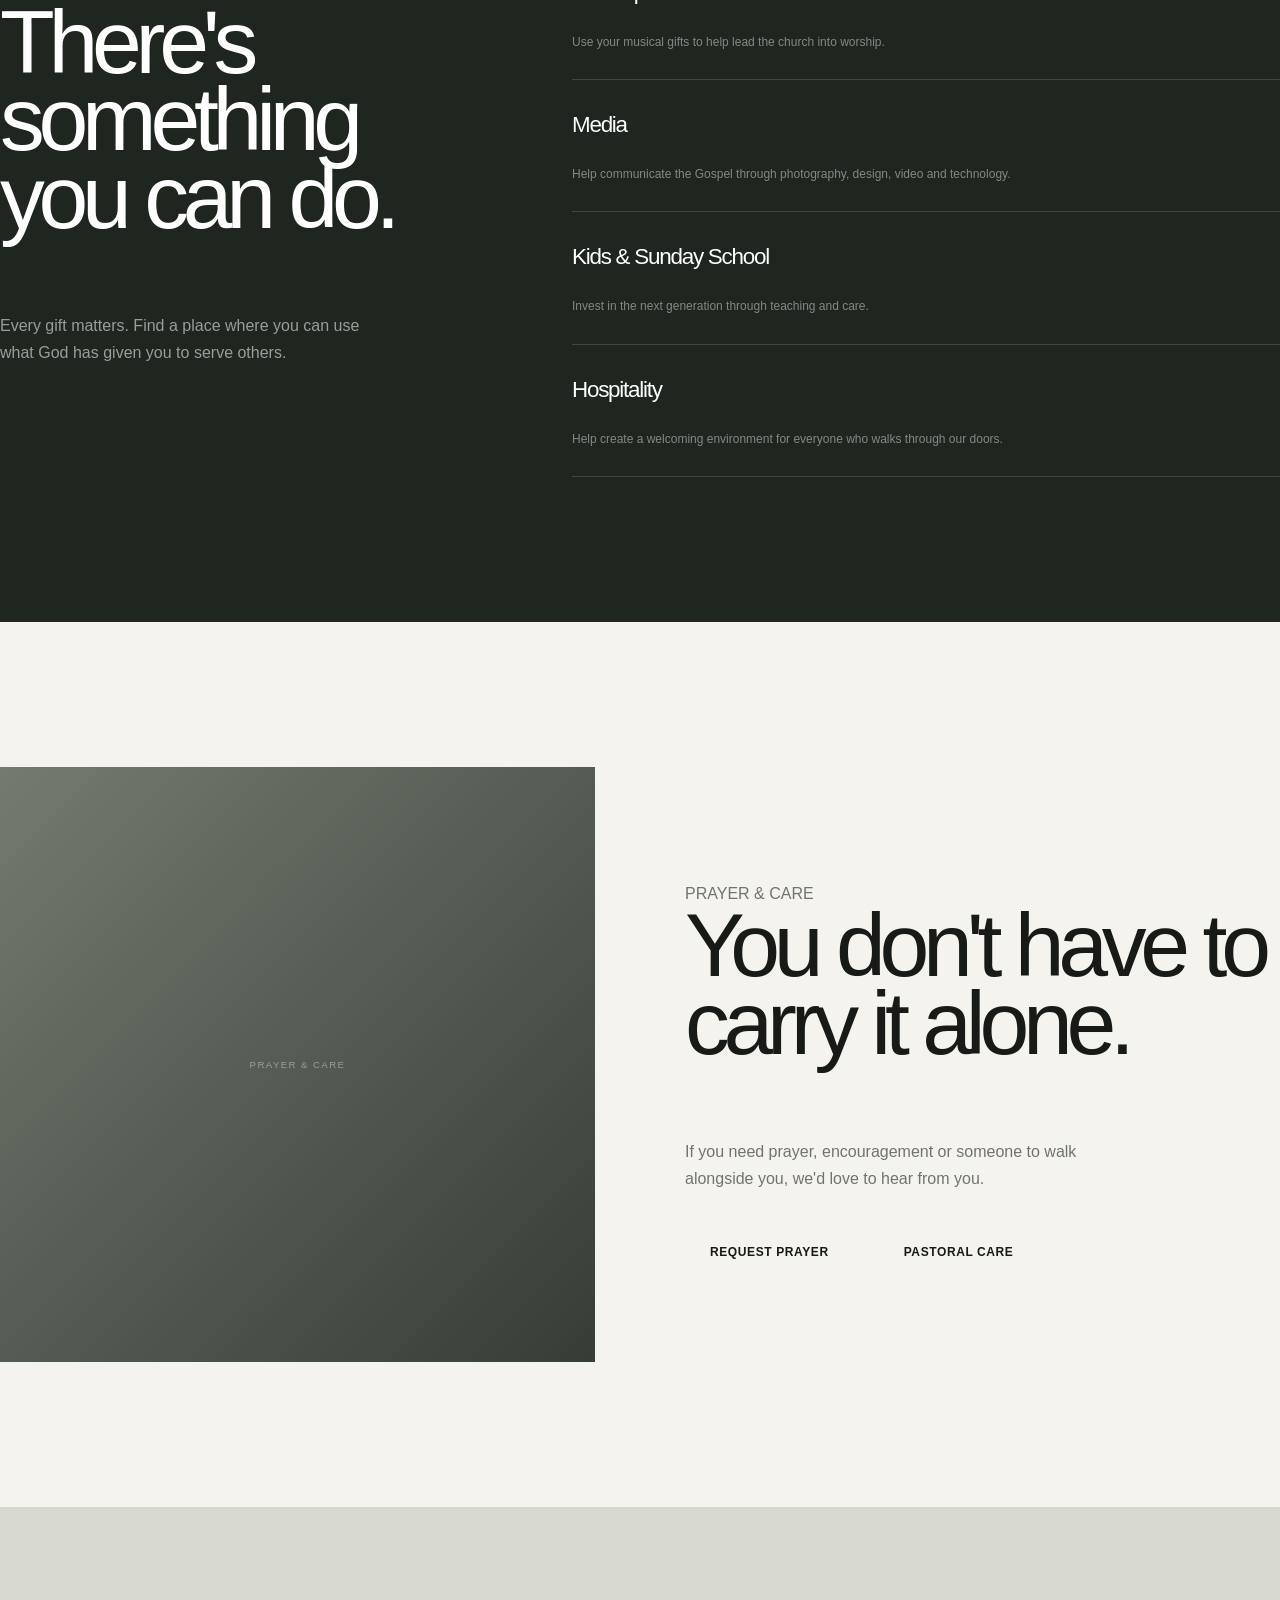
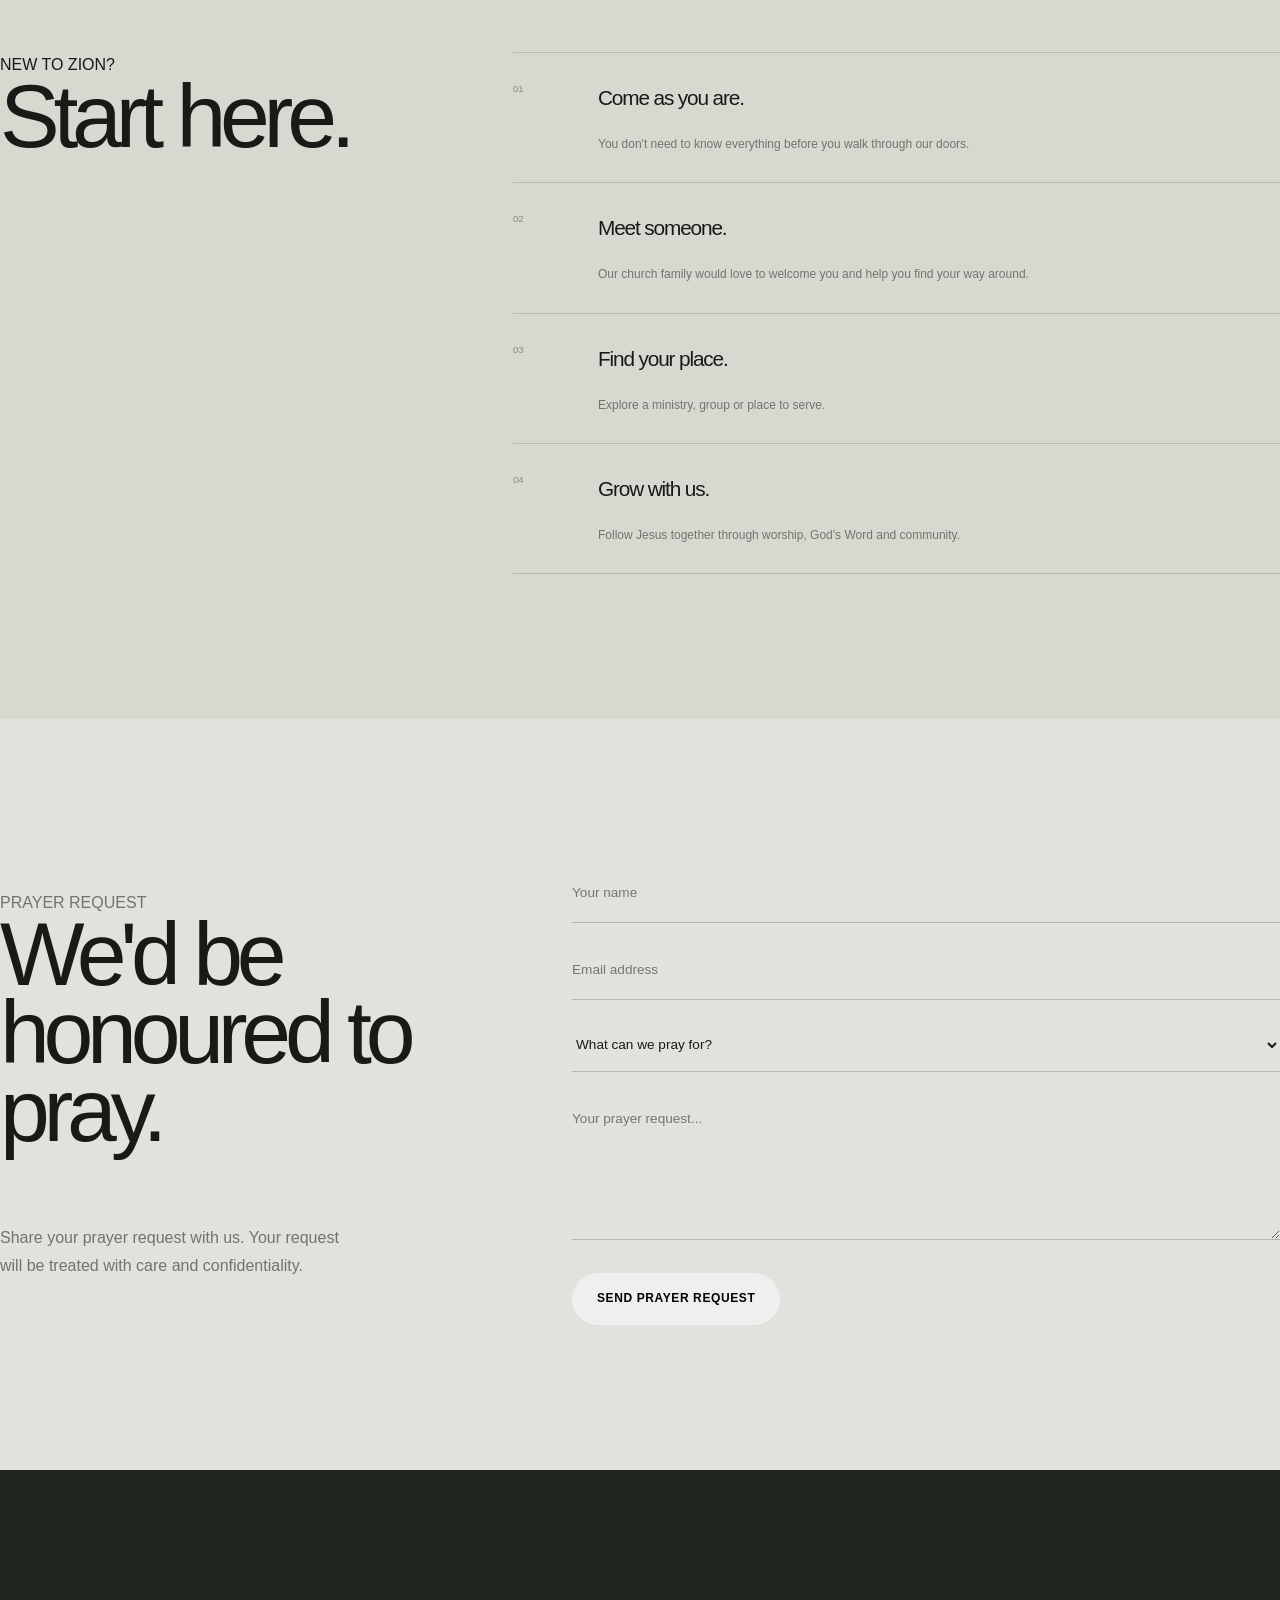
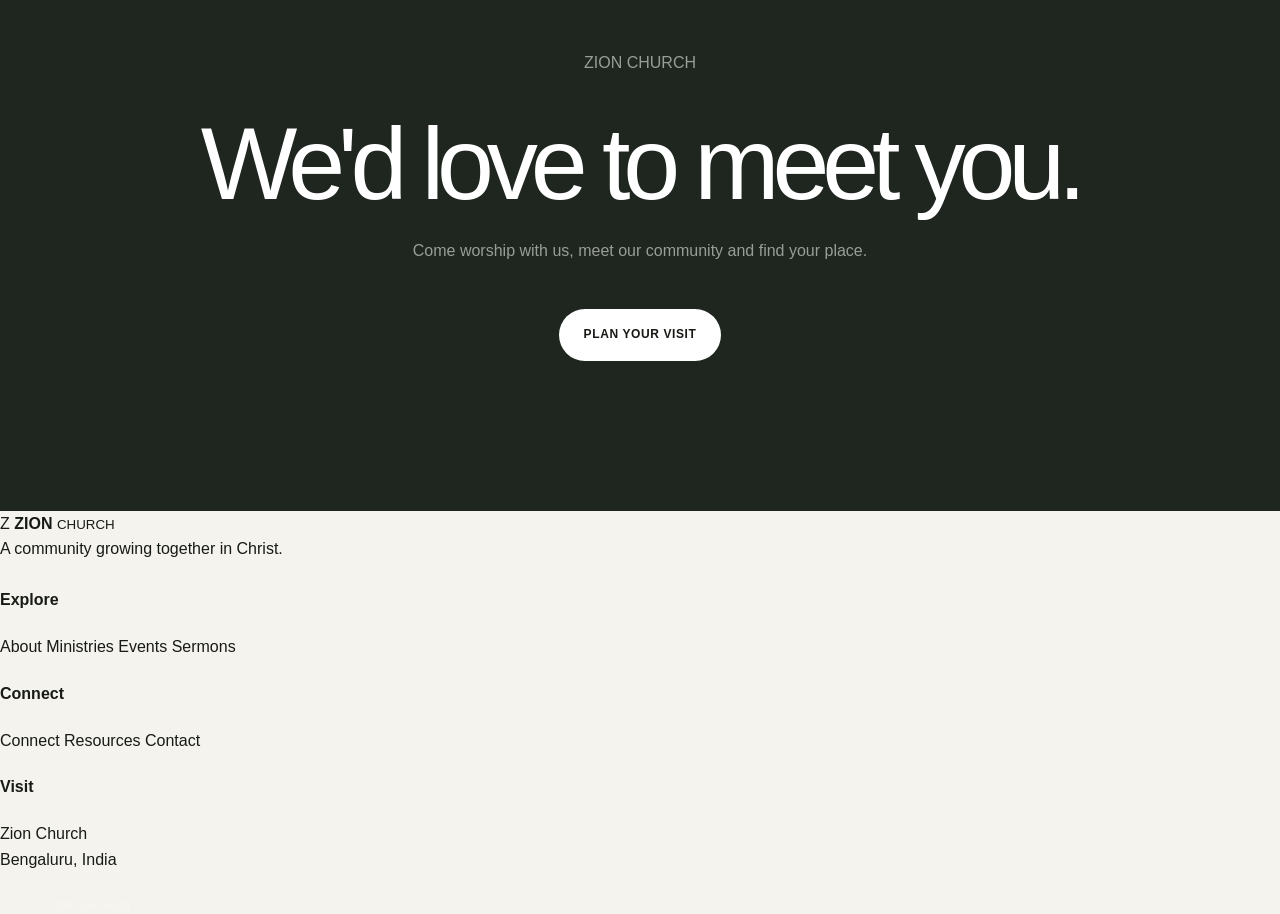
<file: connect.html>
<!DOCTYPE html>
<html lang="en">
<head>
    <meta charset="UTF-8">
    <meta name="viewport" content="width=device-width, initial-scale=1.0">

    <title>Connect | Zion Church</title>

    <meta name="description"
          content="Connect with the Zion Church community. Find your place, serve, pray and grow together.">

    <link rel="stylesheet" href="css/style.css">

    <style>

        /* =====================================================
           CONNECT PAGE
           ===================================================== */

        .connect-page {
            background: #f4f3ee;
            color: #171a16;
        }

        /* ================= HERO ================= */

        .connect-hero {
            min-height: 78vh;

            display: flex;
            align-items: flex-end;

            padding: 150px 0 90px;

            background: #1e261f;
            color: white;
        }

        .connect-hero h1 {
            max-width: 1100px;

            margin-top: 20px;

            font-size: clamp(5rem, 12vw, 12rem);

            line-height: .82;
            letter-spacing: -.075em;
        }

        .connect-hero p {
            max-width: 500px;

            margin-top: 35px;

            color: rgba(255,255,255,.58);

            line-height: 1.7;
        }


        /* ================= INTRO ================= */

        .connect-intro {
            padding: 145px 0;
        }

        .connect-intro h2 {
            max-width: 1100px;

            font-size: clamp(4rem, 8vw, 8rem);

            line-height: .87;

            letter-spacing: -.07em;
        }

        .connect-intro h2 span {
            color: #858a82;
        }


        /* ================= GET CONNECTED ================= */

        .get-connected {
            padding: 0 0 145px;
        }

        .connected-grid {
            display: grid;

            grid-template-columns:
                repeat(3, 1fr);

            gap: 18px;
        }

        .connection-card {
            min-height: 400px;

            padding: 35px;

            display: flex;
            flex-direction: column;

            justify-content: space-between;

            background: #e1e2db;

            transition:
                transform .3s ease,
                background .3s ease;
        }

        .connection-card:hover {
            transform: translateY(-8px);

            background: #d7d9d1;
        }

        .connection-card-number {
            font-size: .6rem;

            color: #858a82;

            letter-spacing: .15em;
        }

        .connection-card h3 {
            font-size: 2.4rem;

            line-height: .95;

            letter-spacing: -.04em;
        }

        .connection-card p {
            margin-top: 15px;

            font-size: .78rem;

            line-height: 1.7;

            color: #6f756d;
        }

        .connection-card a {
            display: inline-block;

            margin-top: 30px;

            padding-bottom: 7px;

            border-bottom:
                1px solid rgba(0,0,0,.4);

            font-size: .62rem;

            font-weight: 700;

            letter-spacing: .12em;
        }


        /* ================= FIND YOUR PLACE ================= */

        .find-place {
            padding: 145px 0;

            background: #e1e2db;
        }

        .find-place-heading {
            display: flex;

            justify-content: space-between;
            align-items: flex-end;

            gap: 60px;

            margin-bottom: 70px;
        }

        .find-place-heading h2 {
            font-size: clamp(4rem, 8vw, 8rem);

            line-height: .87;

            letter-spacing: -.07em;
        }

        .find-place-heading p {
            max-width: 350px;

            color: #6f756d;

            line-height: 1.7;
        }

        .place-list {
            border-top:
                1px solid rgba(0,0,0,.15);
        }

        .place-row {
            display: grid;

            grid-template-columns:
                70px 1fr 300px 40px;

            align-items: center;

            gap: 30px;

            padding: 32px 0;

            border-bottom:
                1px solid rgba(0,0,0,.15);

            transition:
                padding .3s ease,
                background .3s ease;
        }

        .place-row:hover {
            padding-left: 20px;
            padding-right: 20px;

            background: #f4f3ee;
        }

        .place-number {
            font-size: .6rem;

            color: #858a82;
        }

        .place-row h3 {
            font-size: 1.8rem;

            font-weight: 500;
        }

        .place-row p {
            font-size: .75rem;

            color: #6f756d;
        }

        .place-arrow {
            font-size: 1.4rem;
        }


        /* ================= SERVE ================= */

        .serve-section {
            padding: 145px 0;

            background: #1e261f;

            color: white;
        }

        .serve-grid {
            display: grid;

            grid-template-columns:
                .8fr 1.2fr;

            gap: 100px;
        }

        .serve-heading h2 {
            font-size: clamp(4rem, 7vw, 7rem);

            line-height: .87;

            letter-spacing: -.07em;
        }

        .serve-heading p {
            max-width: 360px;

            margin-top: 30px;

            color: rgba(255,255,255,.55);

            line-height: 1.7;
        }

        .serve-list {
            border-top:
                1px solid rgba(255,255,255,.15);
        }

        .serve-item {
            padding: 27px 0;

            border-bottom:
                1px solid rgba(255,255,255,.15);
        }

        .serve-item h3 {
            font-size: 1.4rem;

            font-weight: 500;
        }

        .serve-item p {
            max-width: 500px;

            margin-top: 8px;

            color: rgba(255,255,255,.45);

            font-size: .75rem;

            line-height: 1.6;
        }


        /* ================= PRAYER ================= */

        .prayer-care {
            padding: 145px 0;

            background: #f4f3ee;
        }

        .prayer-care-grid {
            display: grid;

            grid-template-columns:
                1fr 1fr;

            gap: 90px;

            align-items: center;
        }

        .prayer-care-content h2 {
            font-size: clamp(4rem, 7vw, 7rem);

            line-height: .87;

            letter-spacing: -.07em;
        }

        .prayer-care-content p {
            max-width: 450px;

            margin-top: 30px;

            line-height: 1.7;

            color: #6f756d;
        }

        .prayer-care-links {
            display: flex;

            gap: 25px;

            flex-wrap: wrap;

            margin-top: 35px;
        }

        .prayer-care-image {
            aspect-ratio: 1 / 1;

            display: grid;

            place-items: center;

            background:
                linear-gradient(
                    135deg,
                    #737a70,
                    #353d35
                );

            color: rgba(255,255,255,.4);

            font-size: .6rem;

            letter-spacing: .15em;
        }


        /* ================= NEW HERE ================= */

        .new-here {
            padding: 145px 0;

            background: #d7d9d1;
        }

        .new-here-grid {
            display: grid;

            grid-template-columns:
                .7fr 1.3fr;

            gap: 100px;
        }

        .new-here-heading h2 {
            font-size: clamp(4rem, 7vw, 7rem);

            line-height: .87;

            letter-spacing: -.07em;
        }

        .new-here-content {
            border-top:
                1px solid rgba(0,0,0,.15);
        }

        .new-step {
            display: grid;

            grid-template-columns:
                60px 1fr;

            gap: 25px;

            padding: 28px 0;

            border-bottom:
                1px solid rgba(0,0,0,.15);
        }

        .new-step span {
            font-size: .6rem;

            color: #858a82;
        }

        .new-step h3 {
            font-size: 1.3rem;

            font-weight: 500;
        }

        .new-step p {
            margin-top: 8px;

            font-size: .75rem;

            color: #6f756d;

            line-height: 1.6;
        }


        /* ================= PRAYER FORM ================= */

        .prayer-form-section {
            padding: 145px 0;

            background: #e1e2db;
        }

        .prayer-form-grid {
            display: grid;

            grid-template-columns:
                .8fr 1.2fr;

            gap: 100px;
        }

        .prayer-form-heading h2 {
            font-size: clamp(4rem, 7vw, 7rem);

            line-height: .87;

            letter-spacing: -.07em;
        }

        .prayer-form-heading p {
            max-width: 350px;

            margin-top: 25px;

            color: #6f756d;

            line-height: 1.7;
        }

        .connect-form {
            display: flex;

            flex-direction: column;

            gap: 18px;
        }

        .connect-form input,
        .connect-form textarea,
        .connect-form select {
            width: 100%;

            padding: 18px 0;

            border: 0;

            border-bottom:
                1px solid rgba(0,0,0,.2);

            outline: none;

            background: transparent;

            color: #171a16;

            font-family: inherit;

            font-size: .85rem;
        }

        .connect-form textarea {
            min-height: 150px;

            resize: vertical;
        }

        .connect-form input:focus,
        .connect-form textarea:focus,
        .connect-form select:focus {
            border-bottom-color:
                #171a16;
        }

        .connect-form .btn {
            align-self: flex-start;

            margin-top: 15px;
        }


        /* ================= FINAL CTA ================= */

        .connect-cta {
            padding: 150px 0;

            text-align: center;

            background: #1e261f;

            color: white;
        }

        .connect-cta h2 {
            max-width: 950px;

            margin: auto;

            font-size: clamp(4rem, 8vw, 8rem);

            line-height: .86;

            letter-spacing: -.07em;
        }

        .connect-cta p {
            max-width: 500px;

            margin: 30px auto 45px;

            color: rgba(255,255,255,.55);
        }


        /* ================= MOBILE ================= */

        @media(max-width:760px) {

            .connect-hero {
                min-height: 78vh;

                padding: 130px 0 70px;
            }

            .connect-hero h1 {
                font-size:
                    clamp(
                        4.5rem,
                        18vw,
                        7rem
                    );
            }

            .connect-intro,
            .get-connected,
            .find-place,
            .serve-section,
            .prayer-care,
            .new-here,
            .prayer-form-section,
            .connect-cta {
                padding: 90px 0;
            }

            .connected-grid {
                grid-template-columns: 1fr;
            }

            .find-place-heading {
                flex-direction: column;

                align-items: flex-start;
            }

            .place-row {
                grid-template-columns:
                    45px 1fr 25px;

                gap: 15px;
            }

            .place-row p {
                display: none;
            }

            .serve-grid,
            .prayer-care-grid,
            .new-here-grid,
            .prayer-form-grid {
                grid-template-columns: 1fr;
            }

            .prayer-care-image {
                order: -1;
            }

        }

    </style>
</head>


<body class="connect-page">


    <!-- ================= HEADER ================= -->

    <header class="site-header">

        <div class="container nav-container">

            <a href="index.html" class="logo">

                <span class="logo-mark">Z</span>

                <span class="logo-text">
                    <strong>ZION</strong>
                    <small>CHURCH</small>
                </span>

            </a>


            <nav class="main-nav">

                <a href="index.html">
                    Home
                </a>

                <a href="about.html">
                    About
                </a>

                <a href="ministries.html">
                    Ministries
                </a>

                <a href="events.html">
                    Events
                </a>

                <a href="sermons.html">
                    Sermons
                </a>

                <a href="resources.html">
                    Resources
                </a>

                <a href="connect.html"
                   class="active">
                    Connect
                </a>

            </nav>


            <a
                href="index.html#watch-live"
                class="nav-live-btn">
                Watch Live
            </a>


            <button
                class="menu-toggle"
                aria-label="Open menu"
                aria-expanded="false">
                ☰
            </button>

        </div>

    </header>


    <main>


        <!-- ================= HERO ================= -->

        <section class="connect-hero">

            <div class="container">

                <p class="eyebrow">
                    CONNECT
                </p>

                <h1>
                    You don't have<br>
                    to do life alone.
                </h1>

                <p>
                    Church is more than a Sunday gathering.
                    Find community, discover your place
                    and grow with us.
                </p>

            </div>

        </section>


        <!-- ================= INTRO ================= -->

        <section class="connect-intro">

            <div class="container">

                <p class="eyebrow">
                    COMMUNITY
                </p>

                <h2>
                    Find your people.
                    <span>Find your place.</span>
                </h2>

            </div>

        </section>


        <!-- ================= GET CONNECTED ================= -->

        <section class="get-connected">

            <div class="container">

                <div class="connected-grid">


                    <article class="connection-card">

                        <span class="connection-card-number">
                            01
                        </span>

                        <div>

                            <h3>
                                Join Our
                                Community
                            </h3>

                            <p>
                                Get to know the people of Zion
                                and become part of our church
                                family.
                            </p>

                            <a href="#">
                                GET CONNECTED →
                            </a>

                        </div>

                    </article>


                    <article class="connection-card">

                        <span class="connection-card-number">
                            02
                        </span>

                        <div>

                            <h3>
                                Small
                                Groups
                            </h3>

                            <p>
                                Build meaningful relationships,
                                study God's Word and grow
                                together.
                            </p>

                            <a href="#">
                                FIND A GROUP →
                            </a>

                        </div>

                    </article>


                    <article class="connection-card">

                        <span class="connection-card-number">
                            03
                        </span>

                        <div>

                            <h3>
                                New
                                Here?
                            </h3>

                            <p>
                                Learn what to expect and
                                discover how you can get
                                involved.
                            </p>

                            <a href="#new-here">
                                START HERE →
                            </a>

                        </div>

                    </article>


                </div>

            </div>

        </section>


        <!-- ================= FIND YOUR PLACE ================= -->

        <section class="find-place">

            <div class="container">

                <div class="find-place-heading">

                    <div>

                        <p class="eyebrow">
                            FIND YOUR PLACE
                        </p>

                        <h2>
                            There's room
                            for you.
                        </h2>

                    </div>

                    <p>
                        Discover a ministry where you can
                        build relationships, serve others
                        and grow in your walk with Christ.
                    </p>

                </div>


                <div class="place-list">


                    <a href="ministries.html"
                       class="place-row">

                        <span class="place-number">
                            01
                        </span>

                        <h3>
                            Ladies Ministry
                        </h3>

                        <p>
                            Fellowship, prayer and
                            growing together.
                        </p>

                        <span class="place-arrow">
                            →
                        </span>

                    </a>


                    <a href="ministries.html"
                       class="place-row">

                        <span class="place-number">
                            02
                        </span>

                        <h3>
                            Youth Ministry
                        </h3>

                        <p>
                            A generation pursuing
                            Jesus together.
                        </p>

                        <span class="place-arrow">
                            →
                        </span>

                    </a>


                    <a href="ministries.html"
                       class="place-row">

                        <span class="place-number">
                            03
                        </span>

                        <h3>
                            Sunday School
                        </h3>

                        <p>
                            Helping the next generation
                            know God's Word.
                        </p>

                        <span class="place-arrow">
                            →
                        </span>

                    </a>


                    <a href="ministries.html"
                       class="place-row">

                        <span class="place-number">
                            04
                        </span>

                        <h3>
                            Prayer Ministry
                        </h3>

                        <p>
                            Seeking God together
                            through prayer.
                        </p>

                        <span class="place-arrow">
                            →
                        </span>

                    </a>


                </div>

            </div>

        </section>


        <!-- ================= SERVE ================= -->

        <section class="serve-section">

            <div class="container serve-grid">


                <div class="serve-heading">

                    <p class="about-kicker">
                        SERVE
                    </p>

                    <h2>
                        There's
                        something
                        you can do.
                    </h2>

                    <p>
                        Every gift matters. Find a place
                        where you can use what God has given
                        you to serve others.
                    </p>

                </div>


                <div class="serve-list">


                    <div class="serve-item">

                        <h3>
                            Worship
                        </h3>

                        <p>
                            Use your musical gifts to help
                            lead the church into worship.
                        </p>

                    </div>


                    <div class="serve-item">

                        <h3>
                            Media
                        </h3>

                        <p>
                            Help communicate the Gospel
                            through photography, design,
                            video and technology.
                        </p>

                    </div>


                    <div class="serve-item">

                        <h3>
                            Kids & Sunday School
                        </h3>

                        <p>
                            Invest in the next generation
                            through teaching and care.
                        </p>

                    </div>


                    <div class="serve-item">

                        <h3>
                            Hospitality
                        </h3>

                        <p>
                            Help create a welcoming
                            environment for everyone
                            who walks through our doors.
                        </p>

                    </div>


                </div>

            </div>

        </section>


        <!-- ================= PRAYER & CARE ================= -->

        <section class="prayer-care">

            <div class="container prayer-care-grid">


                <div class="prayer-care-image">
                    PRAYER & CARE
                </div>


                <div class="prayer-care-content">

                    <p class="eyebrow">
                        PRAYER & CARE
                    </p>

                    <h2>
                        You don't
                        have to carry
                        it alone.
                    </h2>

                    <p>
                        If you need prayer, encouragement
                        or someone to walk alongside you,
                        we'd love to hear from you.
                    </p>


                    <div class="prayer-care-links">

                        <a
                            href="#prayer-form"
                            class="btn btn-primary">
                            REQUEST PRAYER
                        </a>

                        <a
                            href="contact.html"
                            class="btn btn-secondary">
                            PASTORAL CARE
                        </a>

                    </div>

                </div>

            </div>

        </section>


        <!-- ================= NEW HERE ================= -->

        <section
            class="new-here"
            id="new-here">

            <div class="container new-here-grid">


                <div class="new-here-heading">

                    <p class="eyebrow">
                        NEW TO ZION?
                    </p>

                    <h2>
                        Start
                        here.
                    </h2>

                </div>


                <div class="new-here-content">


                    <div class="new-step">

                        <span>
                            01
                        </span>

                        <div>

                            <h3>
                                Come as you are.
                            </h3>

                            <p>
                                You don't need to know
                                everything before you walk
                                through our doors.
                            </p>

                        </div>

                    </div>


                    <div class="new-step">

                        <span>
                            02
                        </span>

                        <div>

                            <h3>
                                Meet someone.
                            </h3>

                            <p>
                                Our church family would love
                                to welcome you and help you
                                find your way around.
                            </p>

                        </div>

                    </div>


                    <div class="new-step">

                        <span>
                            03
                        </span>

                        <div>

                            <h3>
                                Find your place.
                            </h3>

                            <p>
                                Explore a ministry, group or
                                place to serve.
                            </p>

                        </div>

                    </div>


                    <div class="new-step">

                        <span>
                            04
                        </span>

                        <div>

                            <h3>
                                Grow with us.
                            </h3>

                            <p>
                                Follow Jesus together through
                                worship, God's Word and
                                community.
                            </p>

                        </div>

                    </div>


                </div>

            </div>

        </section>


        <!-- ================= PRAYER FORM ================= -->

        <section
            class="prayer-form-section"
            id="prayer-form">

            <div class="container prayer-form-grid">


                <div class="prayer-form-heading">

                    <p class="eyebrow">
                        PRAYER REQUEST
                    </p>

                    <h2>
                        We'd be
                        honoured
                        to pray.
                    </h2>

                    <p>
                        Share your prayer request with us.
                        Your request will be treated with
                        care and confidentiality.
                    </p>

                </div>


                <form
                    class="connect-form"
                    action="#"
                    method="POST">

                    <input
                        type="text"
                        name="name"
                        placeholder="Your name"
                        required>

                    <input
                        type="email"
                        name="email"
                        placeholder="Email address">

                    <select
                        name="request-type"
                        required>

                        <option value="">
                            What can we pray for?
                        </option>

                        <option value="personal">
                            Personal
                        </option>

                        <option value="family">
                            Family
                        </option>

                        <option value="health">
                            Health
                        </option>

                        <option value="work">
                            Work / Studies
                        </option>

                        <option value="other">
                            Other
                        </option>

                    </select>

                    <textarea
                        name="message"
                        placeholder="Your prayer request..."
                        required></textarea>

                    <button
                        type="submit"
                        class="btn btn-primary">
                        SEND PRAYER REQUEST
                    </button>

                </form>

            </div>

        </section>


        <!-- ================= CTA ================= -->

        <section class="connect-cta">

            <div class="container">

                <p class="about-kicker">
                    ZION CHURCH
                </p>

                <h2>
                    We'd love
                    to meet you.
                </h2>

                <p>
                    Come worship with us, meet our
                    community and find your place.
                </p>

                <a
                    href="contact.html"
                    class="btn btn-light">
                    PLAN YOUR VISIT
                </a>

            </div>

        </section>

    </main>


    <!-- ================= FOOTER ================= -->

    <footer class="site-footer">

        <div class="container footer-grid">


            <div class="footer-brand">

                <a href="index.html"
                   class="logo footer-logo">

                    <span class="logo-mark">
                        Z
                    </span>

                    <span class="logo-text">
                        <strong>ZION</strong>
                        <small>CHURCH</small>
                    </span>

                </a>

                <p>
                    A community growing together
                    in Christ.
                </p>

            </div>


            <div class="footer-column">

                <h4>
                    Explore
                </h4>

                <a href="about.html">
                    About
                </a>

                <a href="ministries.html">
                    Ministries
                </a>

                <a href="events.html">
                    Events
                </a>

                <a href="sermons.html">
                    Sermons
                </a>

            </div>


            <div class="footer-column">

                <h4>
                    Connect
                </h4>

                <a href="connect.html">
                    Connect
                </a>

                <a href="resources.html">
                    Resources
                </a>

                <a href="contact.html">
                    Contact
                </a>

            </div>


            <div class="footer-column">

                <h4>
                    Visit
                </h4>

                <p>
                    Zion Church<br>
                    Bengaluru, India
                </p>

            </div>

        </div>


        <div class="container footer-bottom">

            <p>
                © <span data-current-year></span>
                Zion Church
            </p>

        </div>

    </footer>


    <script src="js/script.js"></script>

</body>
</html>
</file>
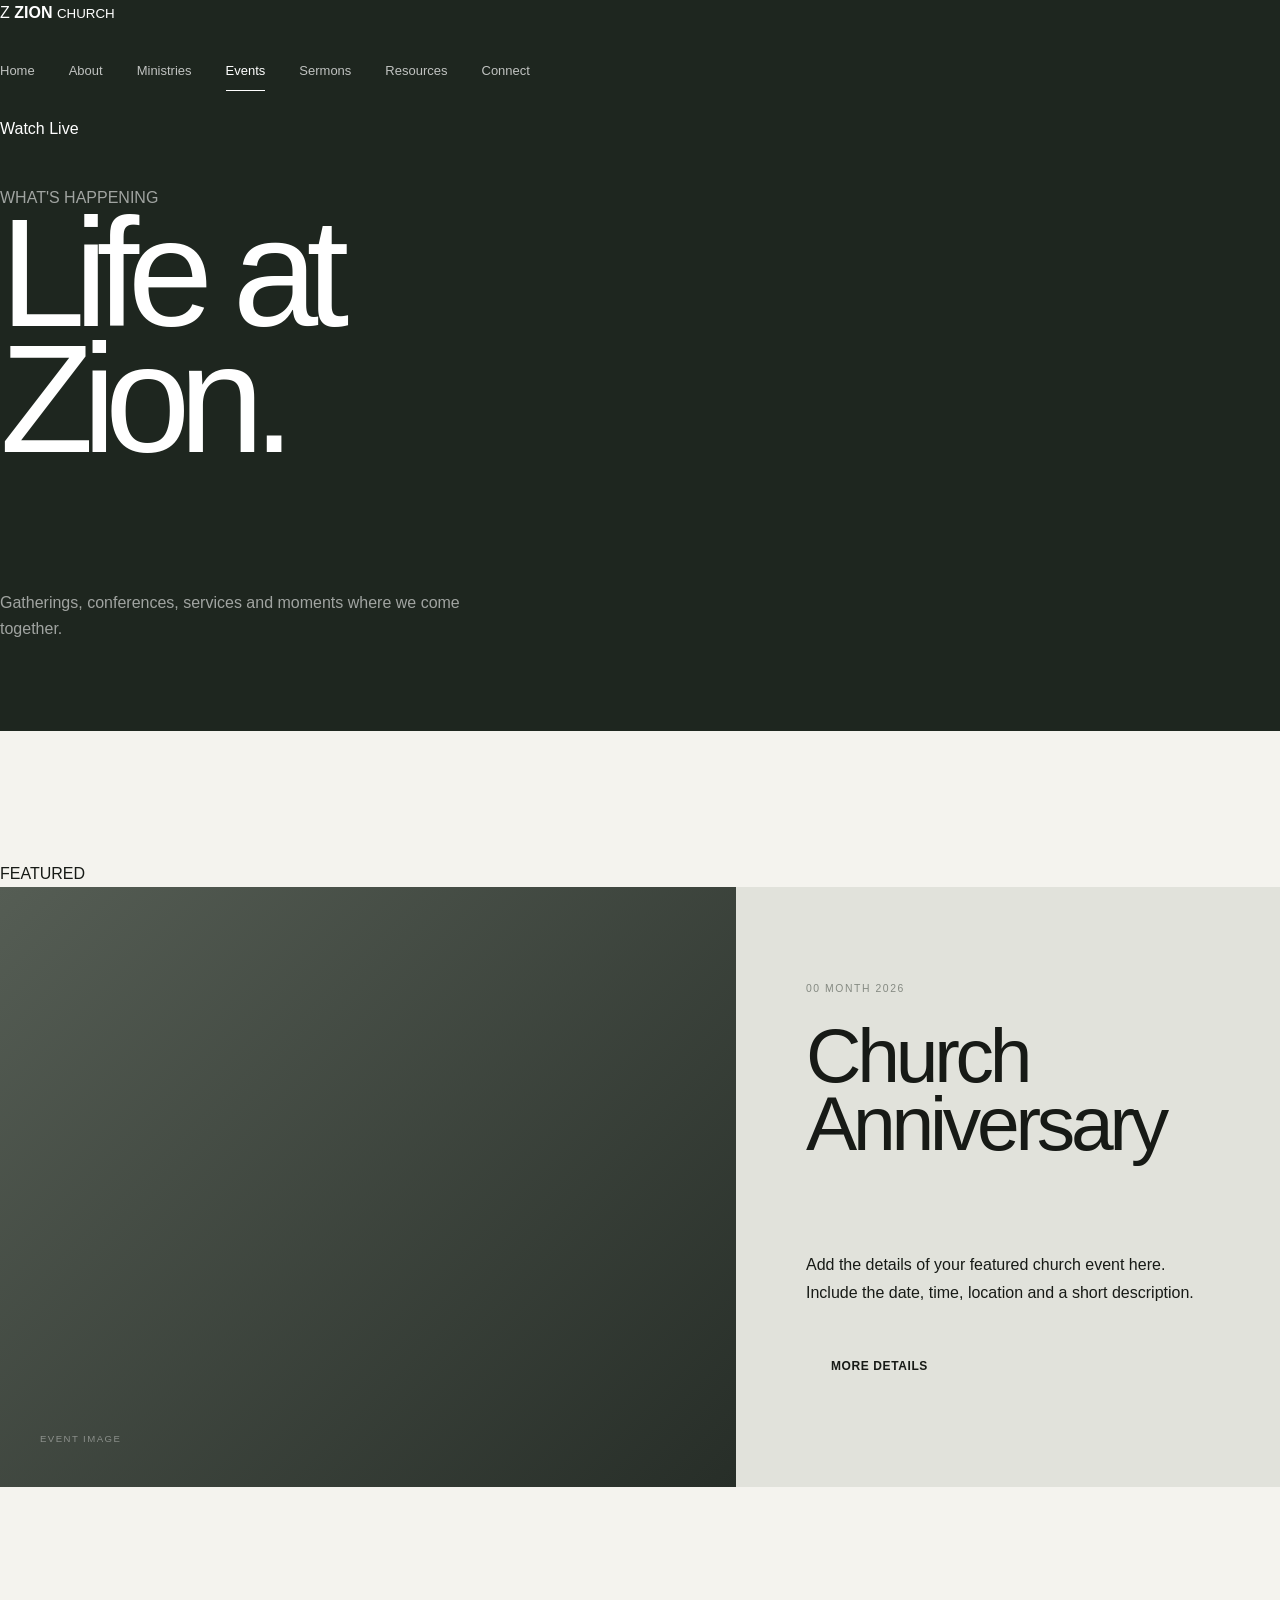
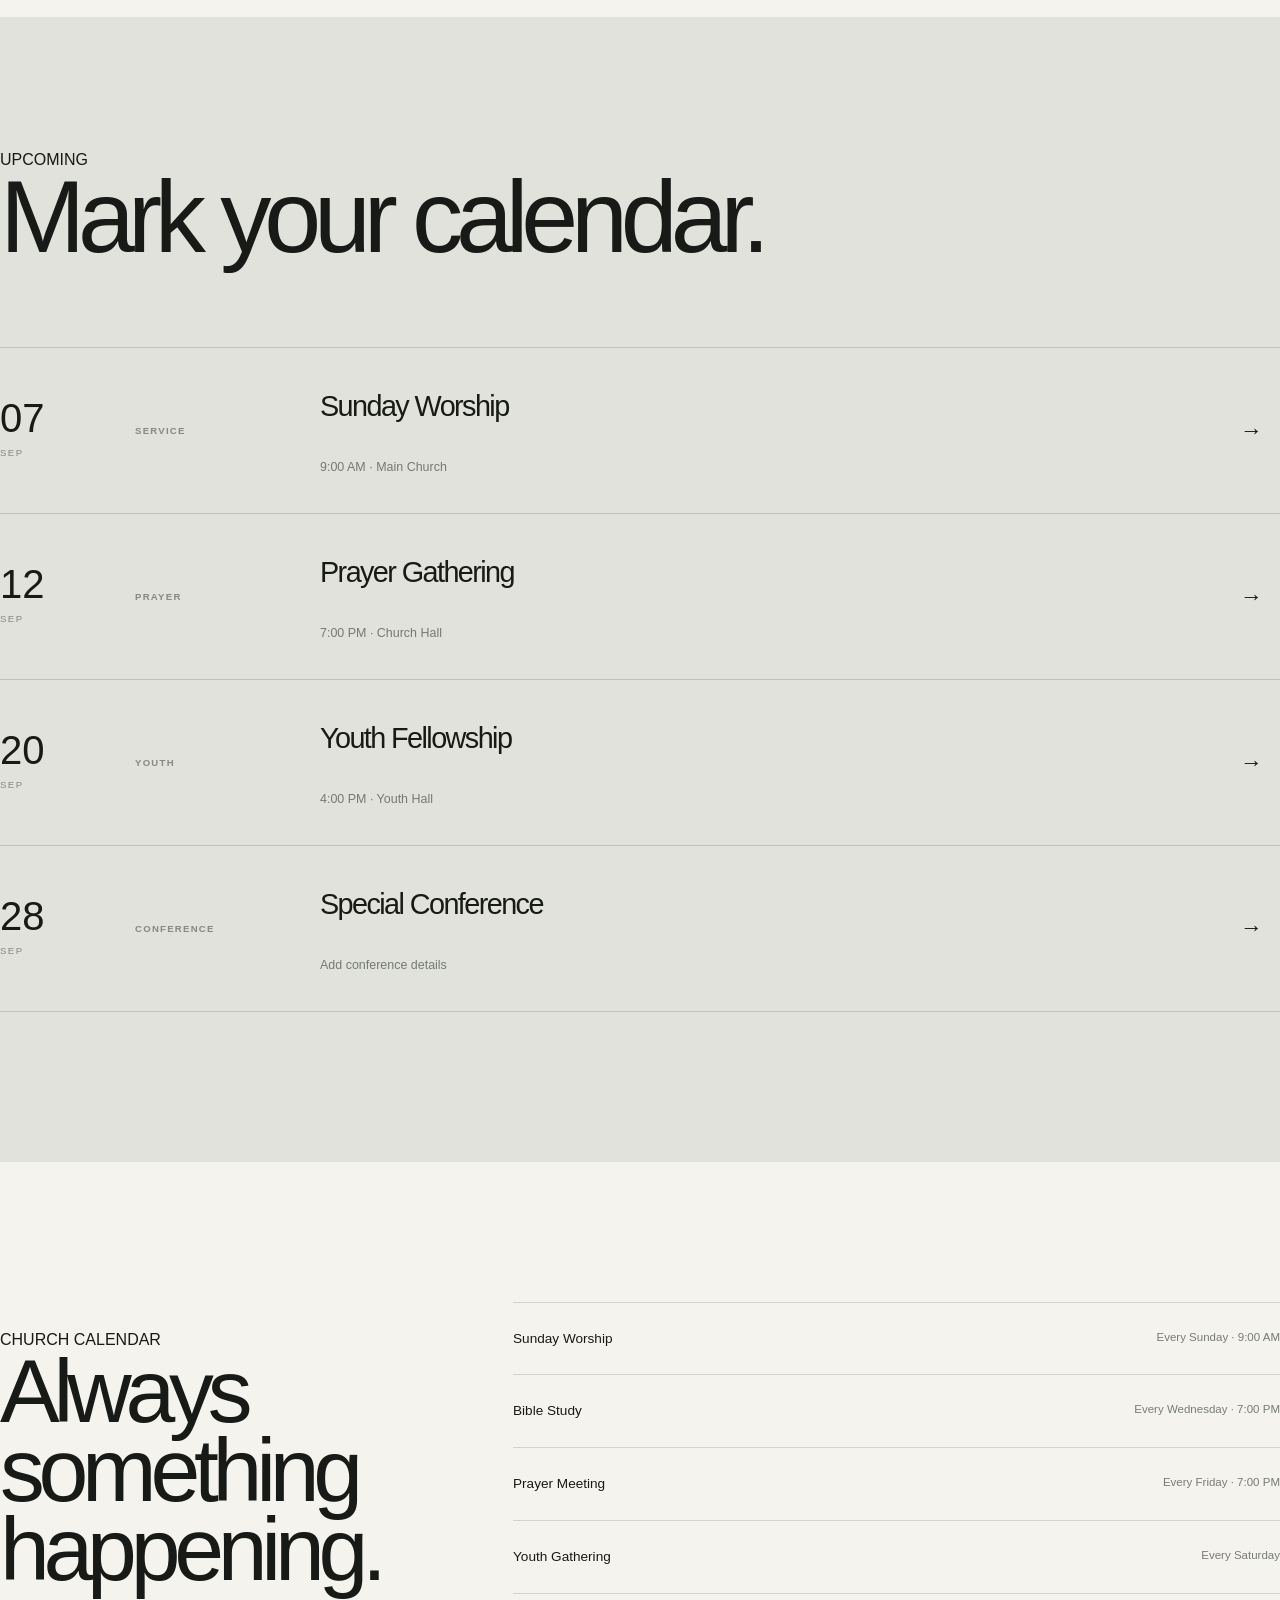
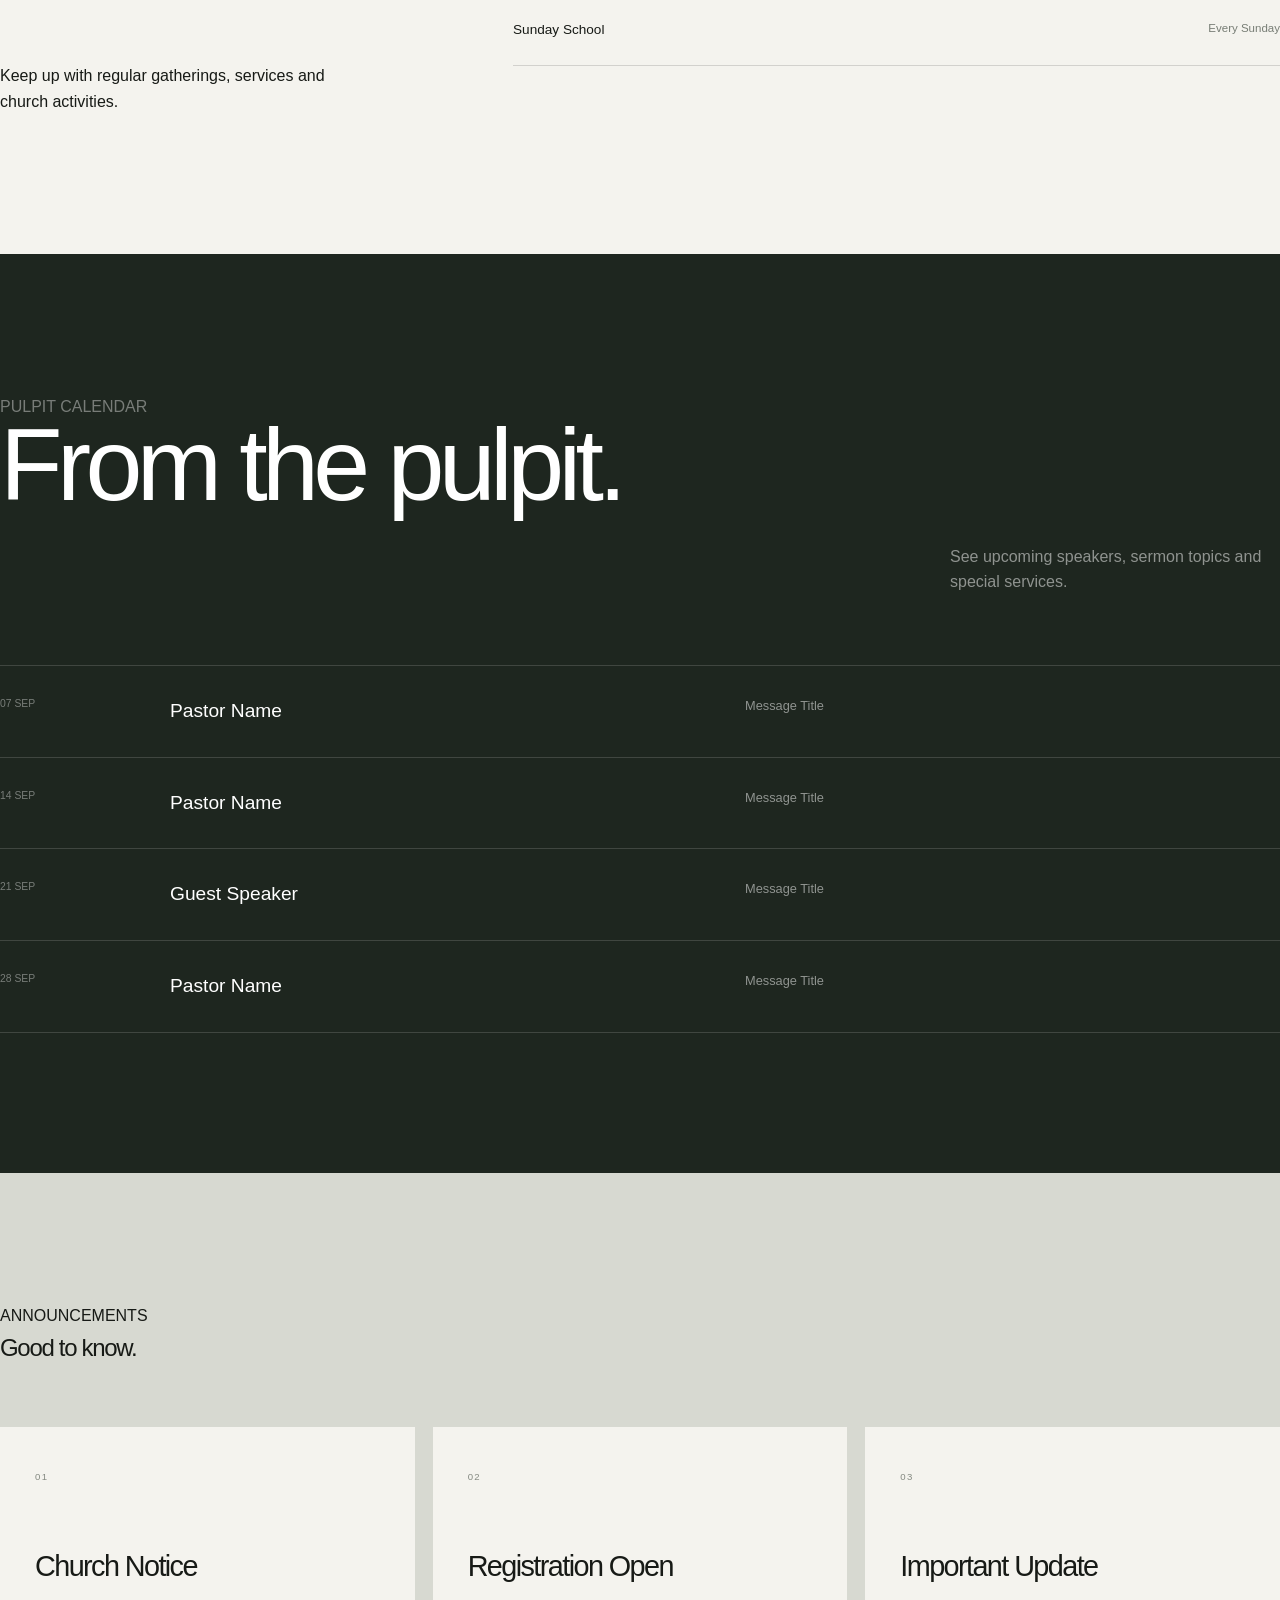
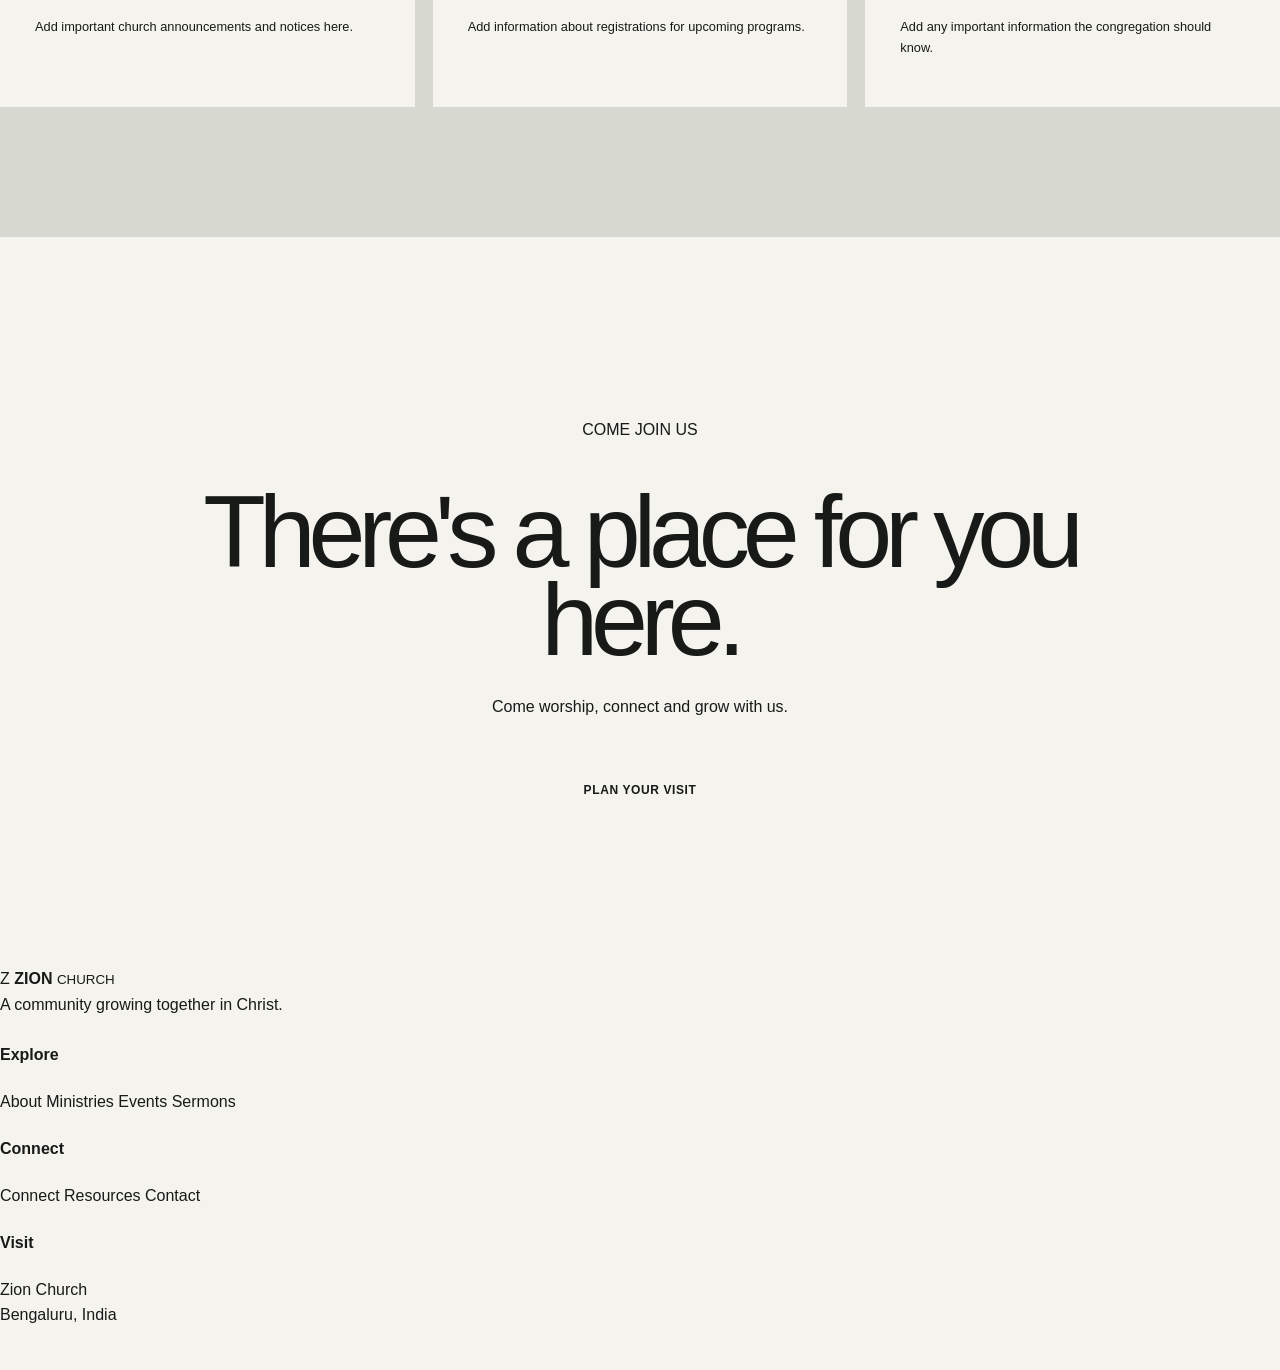
<file: events.html>
<!DOCTYPE html>
<html lang="en">
<head>
    <meta charset="UTF-8">
    <meta name="viewport" content="width=device-width, initial-scale=1.0">

    <title>Events | Zion Church</title>

    <link rel="stylesheet" href="css/style.css">

    <style>
        /* ================= EVENTS PAGE ================= */

        .events-page {
            background: #f4f3ee;
            color: #171a16;
        }

        .events-hero {
            min-height: 78vh;
            display: flex;
            align-items: flex-end;
            padding: 150px 0 90px;
            background: #1e261f;
            color: white;
        }

        .events-hero h1 {
            font-size: clamp(5rem, 12vw, 12rem);
            line-height: .82;
            letter-spacing: -.075em;
        }

        .events-hero p {
            max-width: 500px;
            margin-top: 35px;
            color: rgba(255,255,255,.58);
        }

        /* FEATURED */

        .featured-event {
            padding: 130px 0;
        }

        .featured-grid {
            display: grid;
            grid-template-columns: 1.15fr .85fr;
            min-height: 600px;
        }

        .featured-image {
            background:
                linear-gradient(
                    135deg,
                    #555d54,
                    #272e28
                );

            display: flex;
            align-items: flex-end;
            padding: 40px;

            color: rgba(255,255,255,.4);
            letter-spacing: .15em;
            font-size: .6rem;
        }

        .featured-content {
            padding: 70px;
            background: #e1e2db;

            display: flex;
            flex-direction: column;
            justify-content: center;
        }

        .featured-date {
            font-size: .65rem;
            letter-spacing: .15em;
            color: #858a82;
        }

        .featured-content h2 {
            margin-top: 25px;
            font-size: clamp(3.5rem, 6vw, 6rem);
            line-height: .88;
        }

        .featured-content p {
            max-width: 430px;
            margin-top: 30px;
            line-height: 1.7;
        }

        .featured-content .btn {
            align-self: flex-start;
            margin-top: 35px;
        }

        /* UPCOMING */

        .upcoming {
            padding: 130px 0 150px;
            background: #e1e2db;
        }

        .events-heading {
            max-width: 800px;
            margin-bottom: 65px;
        }

        .events-heading h2 {
            font-size: clamp(4rem, 8vw, 8rem);
            line-height: .88;
            letter-spacing: -.07em;
        }

        .event-list {
            border-top: 1px solid rgba(0,0,0,.15);
        }

        .event-row {
            display: grid;
            grid-template-columns: 100px 150px 1fr 40px;
            align-items: center;
            gap: 35px;

            padding: 35px 0;

            border-bottom: 1px solid rgba(0,0,0,.15);

            transition:
                padding .3s ease,
                background .3s ease;
        }

        .event-row:hover {
            padding-left: 20px;
            padding-right: 20px;
            background: #f4f3ee;
        }

        .event-day strong {
            display: block;
            font-size: 2.5rem;
            font-weight: 500;
            line-height: 1;
        }

        .event-day span {
            font-size: .6rem;
            letter-spacing: .15em;
            color: #858a82;
        }

        .event-type {
            font-size: .6rem;
            font-weight: 700;
            letter-spacing: .13em;
            color: #858a82;
        }

        .event-row h3 {
            font-size: 1.8rem;
        }

        .event-details {
            margin-top: 7px;
            color: #747a72;
            font-size: .78rem;
        }

        .event-arrow {
            font-size: 1.4rem;
        }

        /* CALENDAR */

        .calendar-section {
            padding: 140px 0;
            background: #f4f3ee;
        }

        .calendar-box {
            display: grid;
            grid-template-columns: .7fr 1.3fr;
            gap: 100px;
        }

        .calendar-heading h2 {
            font-size: clamp(4rem, 7vw, 7rem);
            line-height: .88;
            letter-spacing: -.07em;
        }

        .calendar-heading p {
            max-width: 360px;
            margin-top: 25px;
        }

        .calendar-list {
            border-top: 1px solid rgba(0,0,0,.14);
        }

        .calendar-item {
            display: flex;
            justify-content: space-between;
            gap: 30px;
            padding: 25px 0;
            border-bottom: 1px solid rgba(0,0,0,.14);
        }

        .calendar-item strong {
            font-size: .85rem;
            font-weight: 500;
        }

        .calendar-item span {
            font-size: .72rem;
            color: #777d75;
            text-align: right;
        }

        /* PULPIT */

        .pulpit-section {
            padding: 140px 0;
            background: #1e261f;
            color: white;
        }

        .pulpit-section .about-kicker {
            color: rgba(255,255,255,.4);
        }

        .pulpit-heading {
            display: flex;
            justify-content: space-between;
            align-items: flex-end;
            gap: 50px;
            margin-bottom: 70px;
        }

        .pulpit-heading h2 {
            font-size: clamp(4rem, 8vw, 8rem);
            line-height: .88;
        }

        .pulpit-heading p {
            max-width: 330px;
            color: rgba(255,255,255,.5);
        }

        .pulpit-list {
            border-top: 1px solid rgba(255,255,255,.15);
        }

        .pulpit-row {
            display: grid;
            grid-template-columns: 130px 1fr 1fr;
            gap: 40px;
            padding: 30px 0;
            border-bottom: 1px solid rgba(255,255,255,.15);
        }

        .pulpit-row span {
            color: rgba(255,255,255,.4);
            font-size: .65rem;
        }

        .pulpit-row strong {
            font-size: 1.2rem;
            font-weight: 500;
        }

        .pulpit-row p {
            color: rgba(255,255,255,.5);
            font-size: .8rem;
        }

        /* ANNOUNCEMENTS */

        .announcements {
            padding: 130px 0;
            background: #d7d9d1;
        }

        .announcement-grid {
            display: grid;
            grid-template-columns: repeat(3,1fr);
            gap: 18px;
            margin-top: 60px;
        }

        .announcement-card {
            padding: 35px;
            min-height: 280px;
            background: #f4f3ee;
        }

        .announcement-card span {
            font-size: .6rem;
            color: #858a82;
            letter-spacing: .14em;
        }

        .announcement-card h3 {
            margin-top: 55px;
            font-size: 1.8rem;
        }

        .announcement-card p {
            margin-top: 12px;
            font-size: .8rem;
            line-height: 1.6;
        }

        /* CTA */

        .events-cta {
            padding: 150px 0;
            text-align: center;
            background: #f4f3ee;
        }

        .events-cta h2 {
            max-width: 900px;
            margin: auto;
            font-size: clamp(4rem, 8vw, 8rem);
            line-height: .86;
            letter-spacing: -.07em;
        }

        .events-cta p {
            max-width: 500px;
            margin: 30px auto 45px;
        }

        @media(max-width:760px) {

            .events-hero {
                min-height: 78vh;
                padding: 130px 0 70px;
            }

            .events-hero h1 {
                font-size: clamp(4.5rem,18vw,7rem);
            }

            .featured-event,
            .upcoming,
            .calendar-section,
            .pulpit-section,
            .announcements,
            .events-cta {
                padding: 90px 0;
            }

            .featured-grid,
            .calendar-box {
                grid-template-columns: 1fr;
            }

            .featured-content {
                padding: 45px 25px;
            }

            .event-row {
                grid-template-columns: 65px 1fr 25px;
                gap: 15px;
            }

            .event-type {
                display: none;
            }

            .event-row h3 {
                font-size: 1.3rem;
            }

            .pulpit-heading {
                flex-direction: column;
                align-items: flex-start;
            }

            .pulpit-row {
                grid-template-columns: 70px 1fr;
                gap: 15px;
            }

            .pulpit-row p {
                grid-column: 2;
            }

            .announcement-grid {
                grid-template-columns: 1fr;
            }
        }
    </style>
</head>

<body class="events-page">

    <!-- HEADER -->

    <header class="site-header">

        <div class="container nav-container">

            <a href="index.html" class="logo">
                <span class="logo-mark">Z</span>

                <span class="logo-text">
                    <strong>ZION</strong>
                    <small>CHURCH</small>
                </span>
            </a>

            <nav class="main-nav">
                <a href="index.html">Home</a>
                <a href="about.html">About</a>
                <a href="ministries.html">Ministries</a>
                <a href="events.html" class="active">Events</a>
                <a href="sermons.html">Sermons</a>
                <a href="resources.html">Resources</a>
                <a href="connect.html">Connect</a>
            </nav>

            <a href="index.html#watch-live" class="nav-live-btn">
                Watch Live
            </a>

            <button class="menu-toggle"
                    aria-label="Open menu"
                    aria-expanded="false">
                ☰
            </button>

        </div>

    </header>


    <main>

        <!-- HERO -->

        <section class="events-hero">

            <div class="container">

                <p class="eyebrow">
                    WHAT'S HAPPENING
                </p>

                <h1>
                    Life at<br>
                    Zion.
                </h1>

                <p>
                    Gatherings, conferences, services and
                    moments where we come together.
                </p>

            </div>

        </section>


        <!-- FEATURED EVENT -->

        <section class="featured-event">

            <div class="container">

                <p class="eyebrow">
                    FEATURED
                </p>

                <div class="featured-grid">

                    <div class="featured-image">
                        EVENT IMAGE
                    </div>

                    <div class="featured-content">

                        <span class="featured-date">
                            00 MONTH 2026
                        </span>

                        <h2>
                            Church
                            Anniversary
                        </h2>

                        <p>
                            Add the details of your featured
                            church event here. Include the date,
                            time, location and a short description.
                        </p>

                        <a href="contact.html"
                           class="btn btn-primary">
                            MORE DETAILS
                        </a>

                    </div>

                </div>

            </div>

        </section>


        <!-- UPCOMING -->

        <section class="upcoming">

            <div class="container">

                <div class="events-heading">

                    <p class="eyebrow">
                        UPCOMING
                    </p>

                    <h2>
                        Mark your
                        calendar.
                    </h2>

                </div>


                <div class="event-list">

                    <a href="#" class="event-row">

                        <div class="event-day">
                            <strong>07</strong>
                            <span>SEP</span>
                        </div>

                        <span class="event-type">
                            SERVICE
                        </span>

                        <div>
                            <h3>
                                Sunday Worship
                            </h3>

                            <p class="event-details">
                                9:00 AM · Main Church
                            </p>
                        </div>

                        <span class="event-arrow">→</span>

                    </a>


                    <a href="#" class="event-row">

                        <div class="event-day">
                            <strong>12</strong>
                            <span>SEP</span>
                        </div>

                        <span class="event-type">
                            PRAYER
                        </span>

                        <div>
                            <h3>
                                Prayer Gathering
                            </h3>

                            <p class="event-details">
                                7:00 PM · Church Hall
                            </p>
                        </div>

                        <span class="event-arrow">→</span>

                    </a>


                    <a href="#" class="event-row">

                        <div class="event-day">
                            <strong>20</strong>
                            <span>SEP</span>
                        </div>

                        <span class="event-type">
                            YOUTH
                        </span>

                        <div>
                            <h3>
                                Youth Fellowship
                            </h3>

                            <p class="event-details">
                                4:00 PM · Youth Hall
                            </p>
                        </div>

                        <span class="event-arrow">→</span>

                    </a>


                    <a href="#" class="event-row">

                        <div class="event-day">
                            <strong>28</strong>
                            <span>SEP</span>
                        </div>

                        <span class="event-type">
                            CONFERENCE
                        </span>

                        <div>
                            <h3>
                                Special Conference
                            </h3>

                            <p class="event-details">
                                Add conference details
                            </p>
                        </div>

                        <span class="event-arrow">→</span>

                    </a>

                </div>

            </div>

        </section>


        <!-- CALENDAR -->

        <section class="calendar-section">

            <div class="container calendar-box">

                <div class="calendar-heading">

                    <p class="eyebrow">
                        CHURCH CALENDAR
                    </p>

                    <h2>
                        Always
                        something
                        happening.
                    </h2>

                    <p>
                        Keep up with regular gatherings,
                        services and church activities.
                    </p>

                </div>


                <div class="calendar-list">

                    <div class="calendar-item">
                        <strong>Sunday Worship</strong>
                        <span>Every Sunday · 9:00 AM</span>
                    </div>

                    <div class="calendar-item">
                        <strong>Bible Study</strong>
                        <span>Every Wednesday · 7:00 PM</span>
                    </div>

                    <div class="calendar-item">
                        <strong>Prayer Meeting</strong>
                        <span>Every Friday · 7:00 PM</span>
                    </div>

                    <div class="calendar-item">
                        <strong>Youth Gathering</strong>
                        <span>Every Saturday</span>
                    </div>

                    <div class="calendar-item">
                        <strong>Sunday School</strong>
                        <span>Every Sunday</span>
                    </div>

                </div>

            </div>

        </section>


        <!-- PULPIT -->

        <section class="pulpit-section">

            <div class="container">

                <div class="pulpit-heading">

                    <div>

                        <p class="about-kicker">
                            PULPIT CALENDAR
                        </p>

                        <h2>
                            From the
                            pulpit.
                        </h2>

                    </div>

                    <p>
                        See upcoming speakers, sermon topics
                        and special services.
                    </p>

                </div>


                <div class="pulpit-list">

                    <div class="pulpit-row">
                        <span>07 SEP</span>
                        <strong>Pastor Name</strong>
                        <p>Message Title</p>
                    </div>

                    <div class="pulpit-row">
                        <span>14 SEP</span>
                        <strong>Pastor Name</strong>
                        <p>Message Title</p>
                    </div>

                    <div class="pulpit-row">
                        <span>21 SEP</span>
                        <strong>Guest Speaker</strong>
                        <p>Message Title</p>
                    </div>

                    <div class="pulpit-row">
                        <span>28 SEP</span>
                        <strong>Pastor Name</strong>
                        <p>Message Title</p>
                    </div>

                </div>

            </div>

        </section>


        <!-- ANNOUNCEMENTS -->

        <section class="announcements">

            <div class="container">

                <p class="eyebrow">
                    ANNOUNCEMENTS
                </p>

                <h2>
                    Good to know.
                </h2>


                <div class="announcement-grid">

                    <article class="announcement-card">

                        <span>01</span>

                        <h3>
                            Church Notice
                        </h3>

                        <p>
                            Add important church announcements
                            and notices here.
                        </p>

                    </article>


                    <article class="announcement-card">

                        <span>02</span>

                        <h3>
                            Registration Open
                        </h3>

                        <p>
                            Add information about registrations
                            for upcoming programs.
                        </p>

                    </article>


                    <article class="announcement-card">

                        <span>03</span>

                        <h3>
                            Important Update
                        </h3>

                        <p>
                            Add any important information
                            the congregation should know.
                        </p>

                    </article>

                </div>

            </div>

        </section>


        <!-- CTA -->

        <section class="events-cta">

            <div class="container">

                <p class="eyebrow">
                    COME JOIN US
                </p>

                <h2>
                    There's a place
                    for you here.
                </h2>

                <p>
                    Come worship, connect and grow
                    with us.
                </p>

                <a href="contact.html"
                   class="btn btn-primary">
                    PLAN YOUR VISIT
                </a>

            </div>

        </section>

    </main>


    <!-- FOOTER -->

    <footer class="site-footer">

        <div class="container footer-grid">

            <div class="footer-brand">

                <a href="index.html" class="logo footer-logo">

                    <span class="logo-mark">Z</span>

                    <span class="logo-text">
                        <strong>ZION</strong>
                        <small>CHURCH</small>
                    </span>

                </a>

                <p>
                    A community growing together
                    in Christ.
                </p>

            </div>


            <div class="footer-column">

                <h4>Explore</h4>

                <a href="about.html">About</a>
                <a href="ministries.html">Ministries</a>
                <a href="events.html">Events</a>
                <a href="sermons.html">Sermons</a>

            </div>


            <div class="footer-column">

                <h4>Connect</h4>

                <a href="connect.html">Connect</a>
                <a href="resources.html">Resources</a>
                <a href="contact.html">Contact</a>

            </div>


            <div class="footer-column">

                <h4>Visit</h4>

                <p>
                    Zion Church<br>
                    Bengaluru, India
                </p>

            </div>

        </div>


        <div class="container footer-bottom">

            <p>
                © <span data-current-year></span>
                Zion Church
            </p>

        </div>

    </footer>


    <script src="js/script.js"></script>

</body>
</html>
</file>
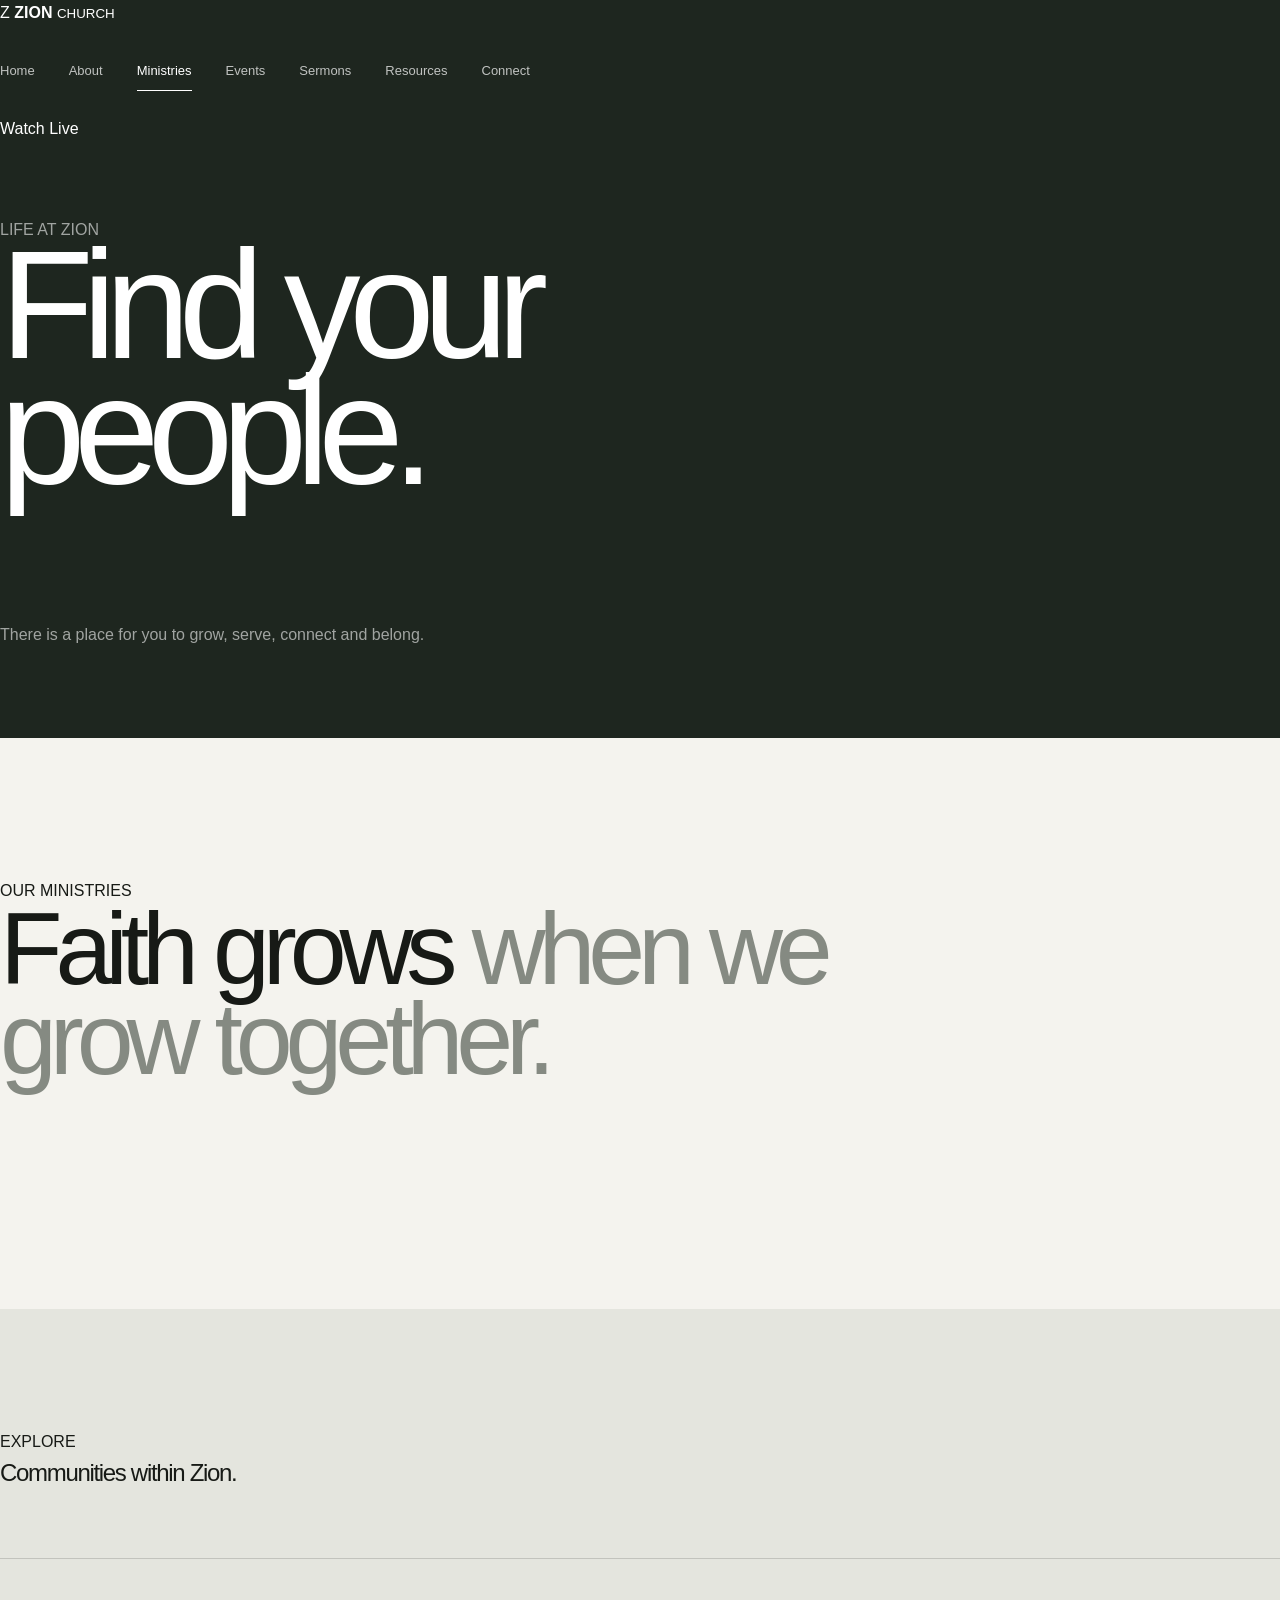
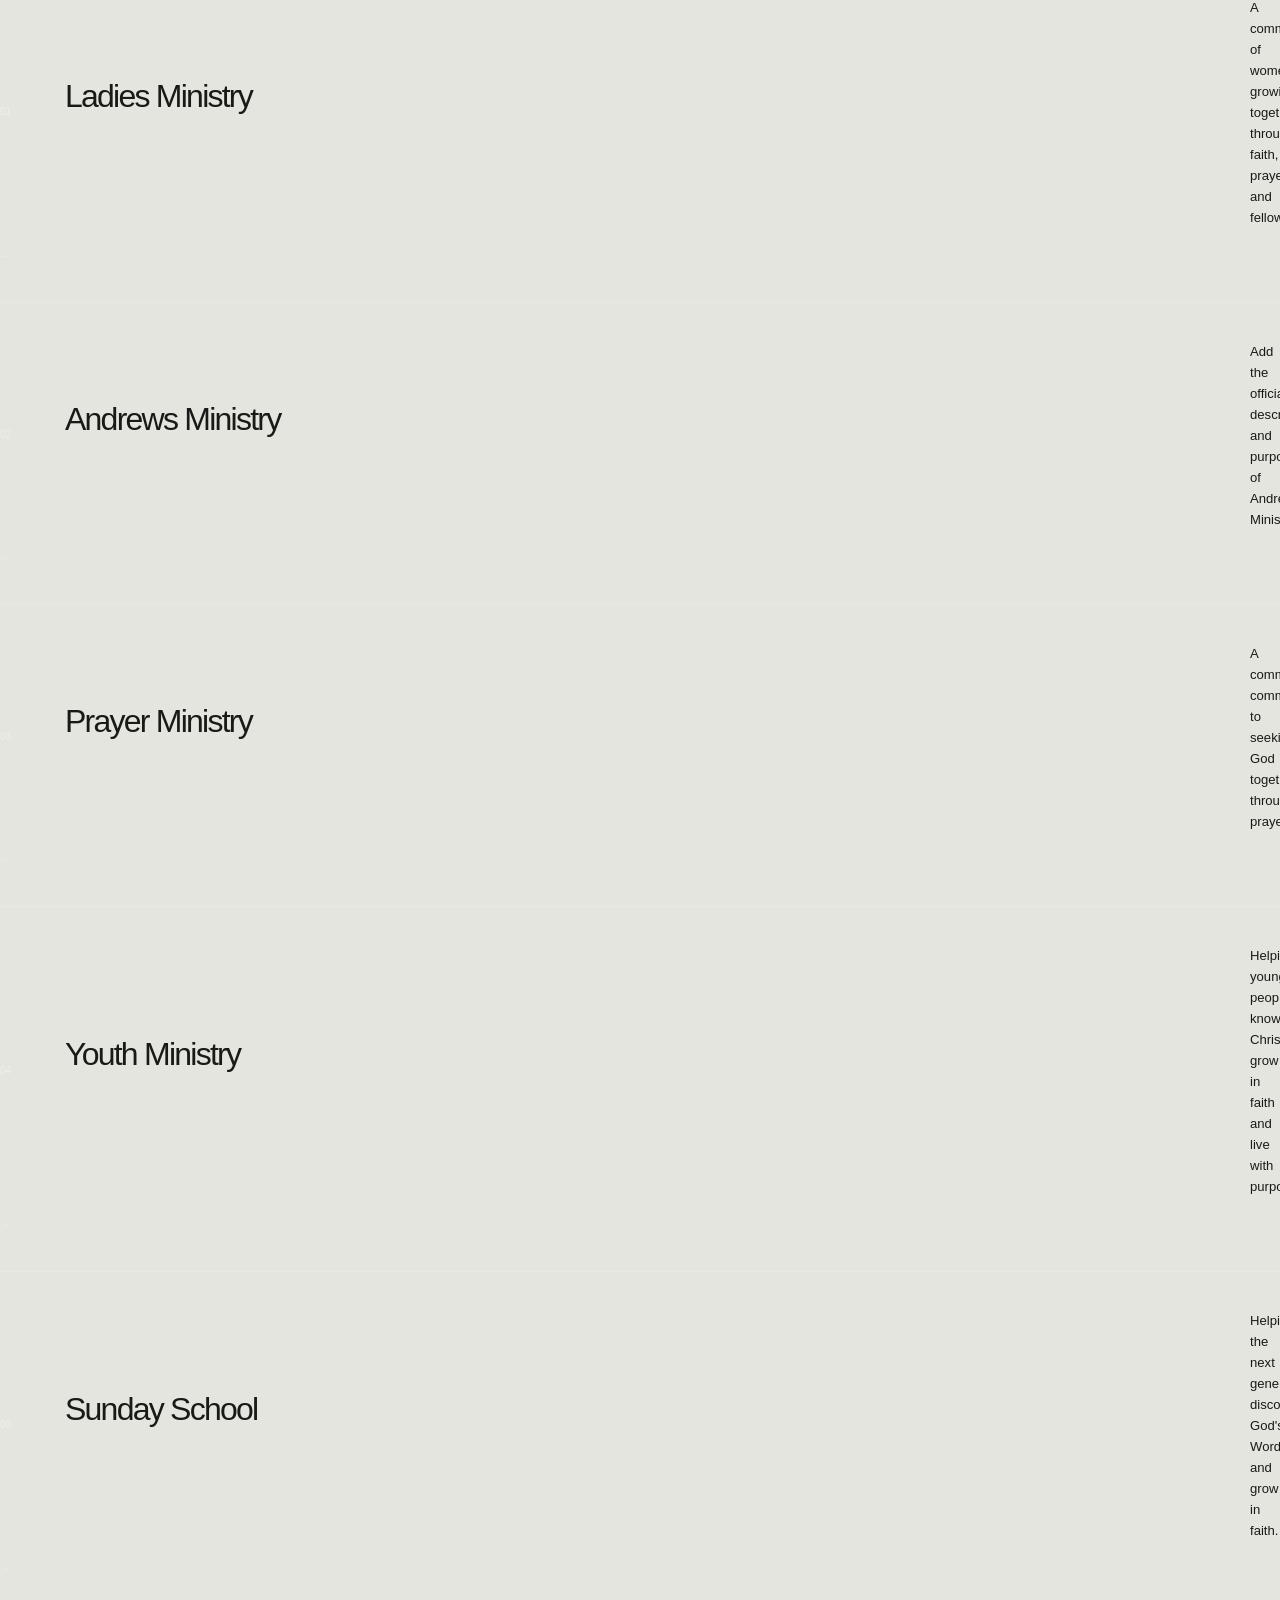
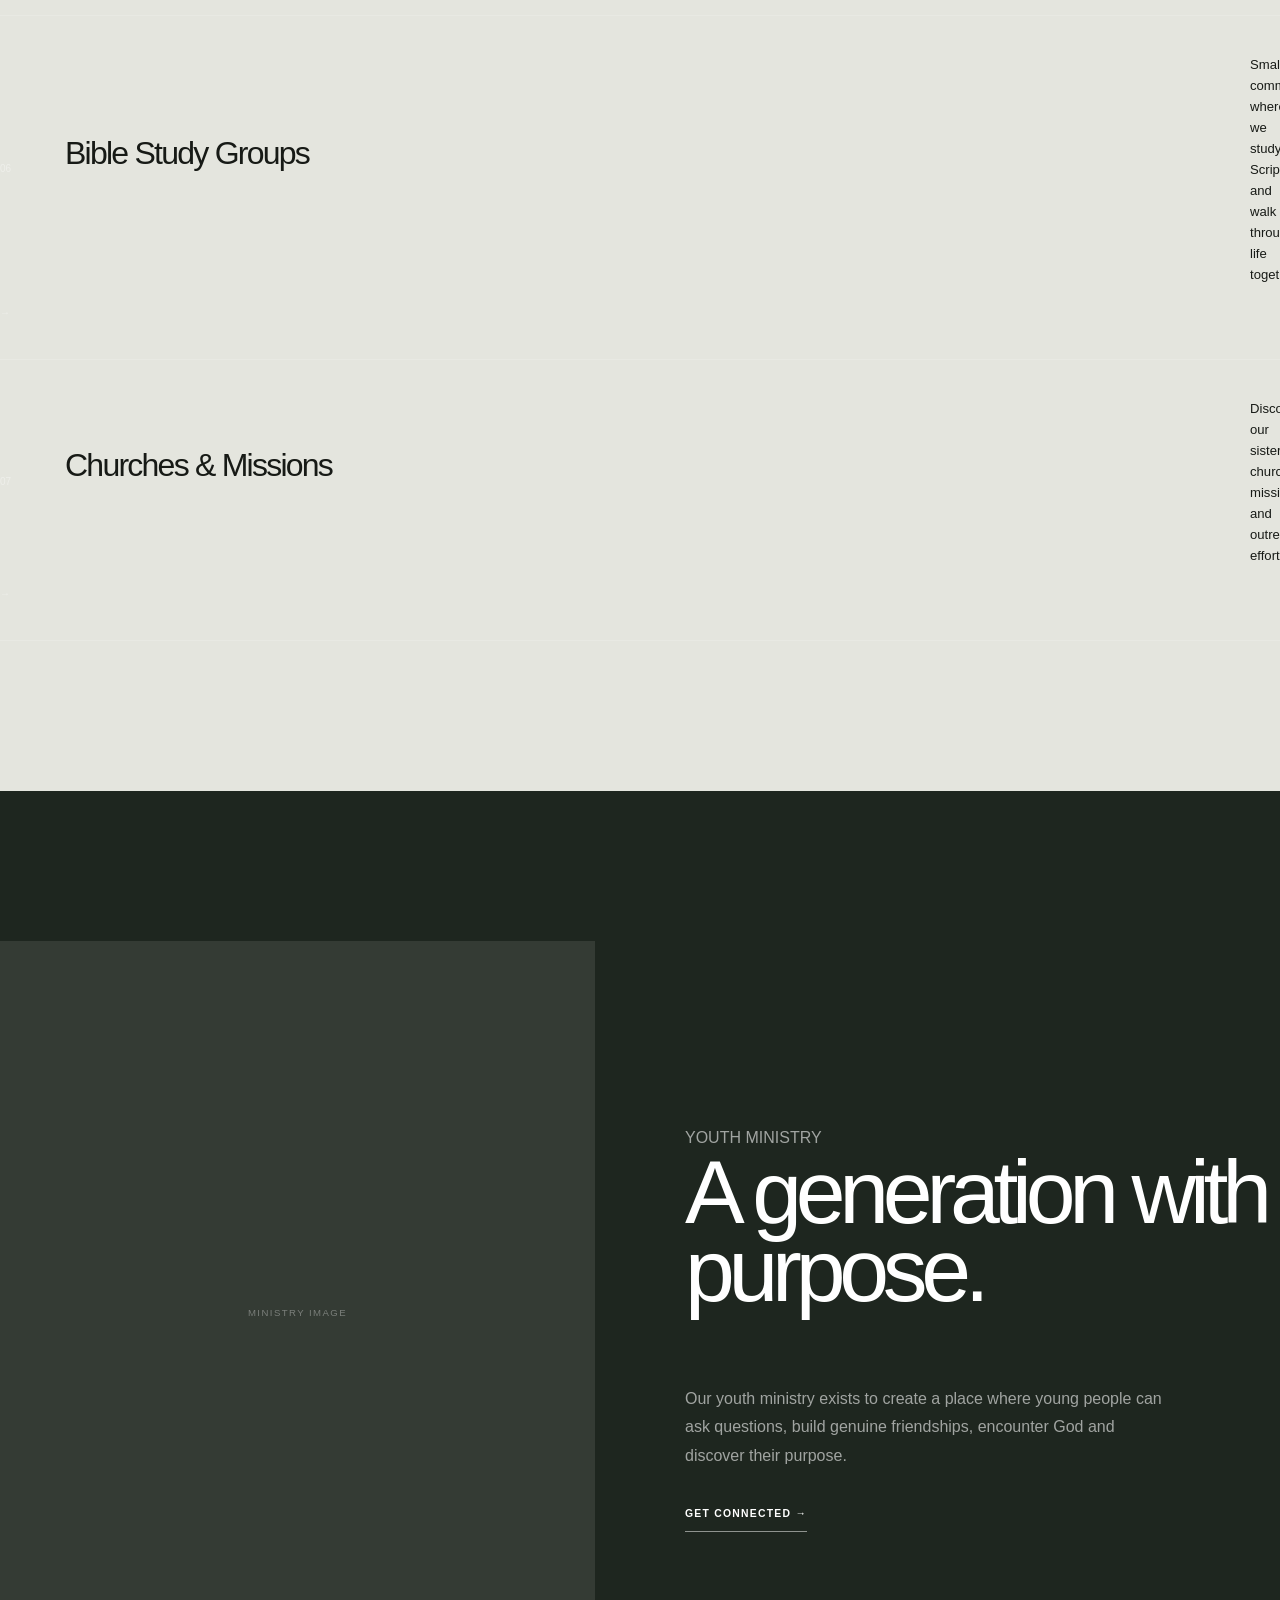
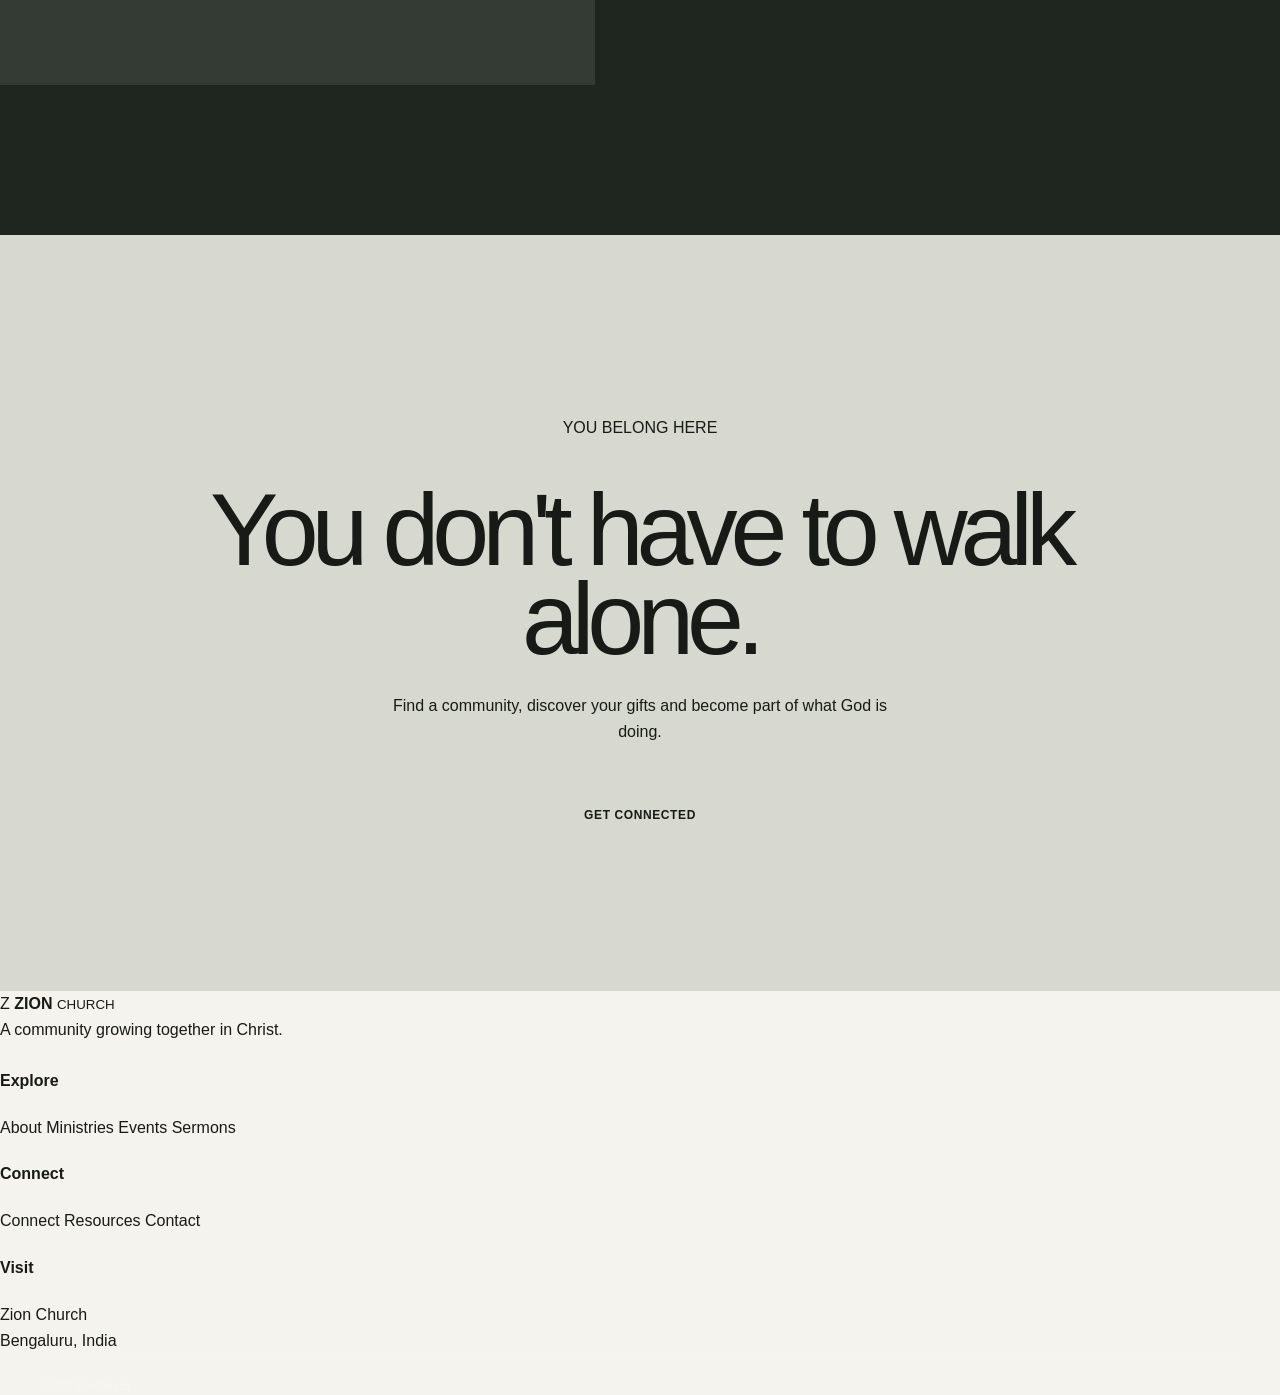
<file: ministries.html>
<!DOCTYPE html>
<html lang="en">
<head>
    <meta charset="UTF-8">
    <meta name="viewport" content="width=device-width, initial-scale=1.0">

    <title>Ministries | Zion Church</title>

    <meta
        name="description"
        content="Discover the ministries and communities at Zion Church."
    >

    <link rel="stylesheet" href="css/style.css">

    <style>
        /* =========================================
           MINISTRIES PAGE
           ========================================= */

        .ministries-page {
            background: #f4f3ee;
            color: #171a16;
        }

        .ministries-hero {
            min-height: 82vh;
            display: flex;
            align-items: flex-end;
            padding: 150px 0 90px;
            background: #1e261f;
            color: white;
        }

        .ministries-hero h1 {
            max-width: 1000px;
            font-size: clamp(5rem, 12vw, 12rem);
            line-height: .82;
            letter-spacing: -.075em;
        }

        .ministries-hero p {
            max-width: 500px;
            margin-top: 35px;
            color: rgba(255,255,255,.58);
        }

        .ministries-intro {
            padding: 140px 0;
        }

        .ministries-intro h2 {
            max-width: 1000px;
            font-size: clamp(4rem, 8vw, 8rem);
            line-height: .88;
            letter-spacing: -.07em;
        }

        .ministries-intro h2 span {
            color: #858a82;
        }

        .ministry-list-section {
            padding: 120px 0 150px;
            background: #e4e5de;
        }

        .ministry-list {
            margin-top: 65px;
            border-top: 1px solid rgba(0,0,0,.15);
        }

        .ministry-item {
            display: grid;
            grid-template-columns: 80px 1fr 300px 40px;
            gap: 35px;
            align-items: center;

            padding: 38px 0;

            border-bottom: 1px solid rgba(0,0,0,.15);

            transition:
                padding .35s ease,
                background .35s ease;
        }

        .ministry-item:hover {
            padding-left: 20px;
            padding-right: 20px;
            background: #f4f3ee;
        }

        .ministry-number {
            font-size: .65rem;
            color: #858a82;
        }

        .ministry-item h3 {
            font-size: 2rem;
            font-weight: 500;
        }

        .ministry-item p {
            font-size: .82rem;
            line-height: 1.6;
        }

        .ministry-arrow {
            font-size: 1.5rem;
            transition: transform .3s ease;
        }

        .ministry-item:hover .ministry-arrow {
            transform: translateX(7px);
        }

        .ministry-feature {
            padding: 150px 0;
            background: #1e261f;
            color: white;
        }

        .feature-grid {
            display: grid;
            grid-template-columns: 1fr 1fr;
            gap: 90px;
            align-items: center;
        }

        .feature-image {
            aspect-ratio: 4 / 5;
            display: grid;
            place-items: center;
            background: #343b34;
            color: rgba(255,255,255,.35);
            font-size: .6rem;
            letter-spacing: .15em;
        }

        .feature-content h2 {
            font-size: clamp(4rem, 7vw, 7rem);
            line-height: .88;
            letter-spacing: -.07em;
        }

        .feature-content p {
            max-width: 480px;
            margin-top: 30px;
            color: rgba(255,255,255,.58);
            line-height: 1.8;
        }

        .feature-content a {
            display: inline-block;
            margin-top: 35px;
            color: white;
            padding-bottom: 8px;
            border-bottom: 1px solid rgba(255,255,255,.5);
            font-size: .65rem;
            font-weight: 700;
            letter-spacing: .12em;
        }

        .ministry-cta {
            padding: 150px 0;
            text-align: center;
            background: #d7d9d1;
        }

        .ministry-cta h2 {
            max-width: 900px;
            margin: auto;
            font-size: clamp(4rem, 8vw, 8rem);
            line-height: .87;
            letter-spacing: -.07em;
        }

        .ministry-cta p {
            max-width: 500px;
            margin: 30px auto 45px;
        }

        @media (max-width: 760px) {

            .ministries-hero {
                min-height: 78vh;
                padding: 130px 0 70px;
            }

            .ministries-hero h1 {
                font-size: clamp(4.5rem, 18vw, 7rem);
            }

            .ministries-intro,
            .ministry-list-section,
            .ministry-feature,
            .ministry-cta {
                padding: 90px 0;
            }

            .ministries-intro h2,
            .feature-content h2,
            .ministry-cta h2 {
                font-size: clamp(3.4rem, 15vw, 6rem);
            }

            .ministry-item {
                grid-template-columns: 40px 1fr 25px;
                gap: 15px;
            }

            .ministry-item p {
                display: none;
            }

            .feature-grid {
                grid-template-columns: 1fr;
                gap: 50px;
            }

            .feature-image {
                aspect-ratio: 1 / 1;
            }
        }
    </style>

</head>

<body class="ministries-page">


    <!-- ================= HEADER ================= -->

    <header class="site-header">

        <div class="container nav-container">

            <a href="index.html" class="logo">

                <span class="logo-mark">Z</span>

                <span class="logo-text">
                    <strong>ZION</strong>
                    <small>CHURCH</small>
                </span>

            </a>


            <nav class="main-nav">

                <a href="index.html">Home</a>
                <a href="about.html">About</a>
                <a href="ministries.html" class="active">Ministries</a>
                <a href="events.html">Events</a>
                <a href="sermons.html">Sermons</a>
                <a href="resources.html">Resources</a>
                <a href="connect.html">Connect</a>

            </nav>


            <a
                href="index.html#watch-live"
                class="nav-live-btn"
            >
                Watch Live
            </a>


            <button
                class="menu-toggle"
                aria-label="Open menu"
                aria-expanded="false"
            >
                ☰
            </button>

        </div>

    </header>


    <main>


        <!-- ================= HERO ================= -->

        <section class="ministries-hero">

            <div class="container">

                <p class="eyebrow">
                    LIFE AT ZION
                </p>

                <h1>
                    Find your<br>
                    people.
                </h1>

                <p>
                    There is a place for you to grow,
                    serve, connect and belong.
                </p>

            </div>

        </section>


        <!-- ================= INTRO ================= -->

        <section class="ministries-intro">

            <div class="container">

                <p class="eyebrow">
                    OUR MINISTRIES
                </p>

                <h2>
                    Faith grows
                    <span>when we grow together.</span>
                </h2>

            </div>

        </section>


        <!-- ================= MINISTRY LIST ================= -->

        <section class="ministry-list-section">

            <div class="container">

                <p class="eyebrow">
                    EXPLORE
                </p>

                <h2>
                    Communities
                    within Zion.
                </h2>


                <div class="ministry-list">


                    <!-- LADIES -->

                    <a href="#ladies" class="ministry-item">

                        <span class="ministry-number">
                            01
                        </span>

                        <h3>
                            Ladies Ministry
                        </h3>

                        <p>
                            A community of women growing
                            together through faith, prayer
                            and fellowship.
                        </p>

                        <span class="ministry-arrow">
                            →
                        </span>

                    </a>


                    <!-- ANDREWS -->

                    <a href="#andrews" class="ministry-item">

                        <span class="ministry-number">
                            02
                        </span>

                        <h3>
                            Andrews Ministry
                        </h3>

                        <p>
                            Add the official description
                            and purpose of Andrews Ministry.
                        </p>

                        <span class="ministry-arrow">
                            →
                        </span>

                    </a>


                    <!-- PRAYER -->

                    <a href="#prayer" class="ministry-item">

                        <span class="ministry-number">
                            03
                        </span>

                        <h3>
                            Prayer Ministry
                        </h3>

                        <p>
                            A community committed to seeking
                            God together through prayer.
                        </p>

                        <span class="ministry-arrow">
                            →
                        </span>

                    </a>


                    <!-- YOUTH -->

                    <a href="#youth" class="ministry-item">

                        <span class="ministry-number">
                            04
                        </span>

                        <h3>
                            Youth Ministry
                        </h3>

                        <p>
                            Helping young people know Christ,
                            grow in faith and live with purpose.
                        </p>

                        <span class="ministry-arrow">
                            →
                        </span>

                    </a>


                    <!-- SUNDAY SCHOOL -->

                    <a href="#sunday-school" class="ministry-item">

                        <span class="ministry-number">
                            05
                        </span>

                        <h3>
                            Sunday School
                        </h3>

                        <p>
                            Helping the next generation discover
                            God's Word and grow in faith.
                        </p>

                        <span class="ministry-arrow">
                            →
                        </span>

                    </a>


                    <!-- BIBLE STUDY -->

                    <a href="#bible-study" class="ministry-item">

                        <span class="ministry-number">
                            06
                        </span>

                        <h3>
                            Bible Study Groups
                        </h3>

                        <p>
                            Smaller communities where we study
                            Scripture and walk through life together.
                        </p>

                        <span class="ministry-arrow">
                            →
                        </span>

                    </a>


                    <!-- CHURCHES -->

                    <a href="#churches" class="ministry-item">

                        <span class="ministry-number">
                            07
                        </span>

                        <h3>
                            Churches & Missions
                        </h3>

                        <p>
                            Discover our sister churches,
                            missions and outreach efforts.
                        </p>

                        <span class="ministry-arrow">
                            →
                        </span>

                    </a>

                </div>

            </div>

        </section>


        <!-- ================= FEATURE ================= -->

        <section class="ministry-feature">

            <div class="container feature-grid">

                <div class="feature-image">
                    MINISTRY IMAGE
                </div>


                <div class="feature-content">

                    <p class="eyebrow">
                        YOUTH MINISTRY
                    </p>

                    <h2>
                        A generation
                        with purpose.
                    </h2>

                    <p>
                        Our youth ministry exists to create
                        a place where young people can ask
                        questions, build genuine friendships,
                        encounter God and discover their purpose.
                    </p>

                    <a href="connect.html">
                        GET CONNECTED →
                    </a>

                </div>

            </div>

        </section>


        <!-- ================= CTA ================= -->

        <section class="ministry-cta">

            <div class="container">

                <p class="eyebrow">
                    YOU BELONG HERE
                </p>

                <h2>
                    You don't have
                    to walk alone.
                </h2>

                <p>
                    Find a community, discover your gifts
                    and become part of what God is doing.
                </p>

                <a
                    href="connect.html"
                    class="btn btn-primary"
                >
                    GET CONNECTED
                </a>

            </div>

        </section>

    </main>


    <!-- ================= FOOTER ================= -->

    <footer class="site-footer">

        <div class="container footer-grid">

            <div class="footer-brand">

                <a href="index.html" class="logo footer-logo">

                    <span class="logo-mark">Z</span>

                    <span class="logo-text">
                        <strong>ZION</strong>
                        <small>CHURCH</small>
                    </span>

                </a>

                <p>
                    A community growing together
                    in Christ.
                </p>

            </div>


            <div class="footer-column">

                <h4>Explore</h4>

                <a href="about.html">About</a>
                <a href="ministries.html">Ministries</a>
                <a href="events.html">Events</a>
                <a href="sermons.html">Sermons</a>

            </div>


            <div class="footer-column">

                <h4>Connect</h4>

                <a href="connect.html">Connect</a>
                <a href="resources.html">Resources</a>
                <a href="contact.html">Contact</a>

            </div>


            <div class="footer-column">

                <h4>Visit</h4>

                <p>
                    Zion Church<br>
                    Bengaluru, India
                </p>

            </div>

        </div>


        <div class="container footer-bottom">

            <p>
                © <span data-current-year></span>
                Zion Church
            </p>

        </div>

    </footer>


    <script src="js/script.js"></script>

</body>
</html>
</file>
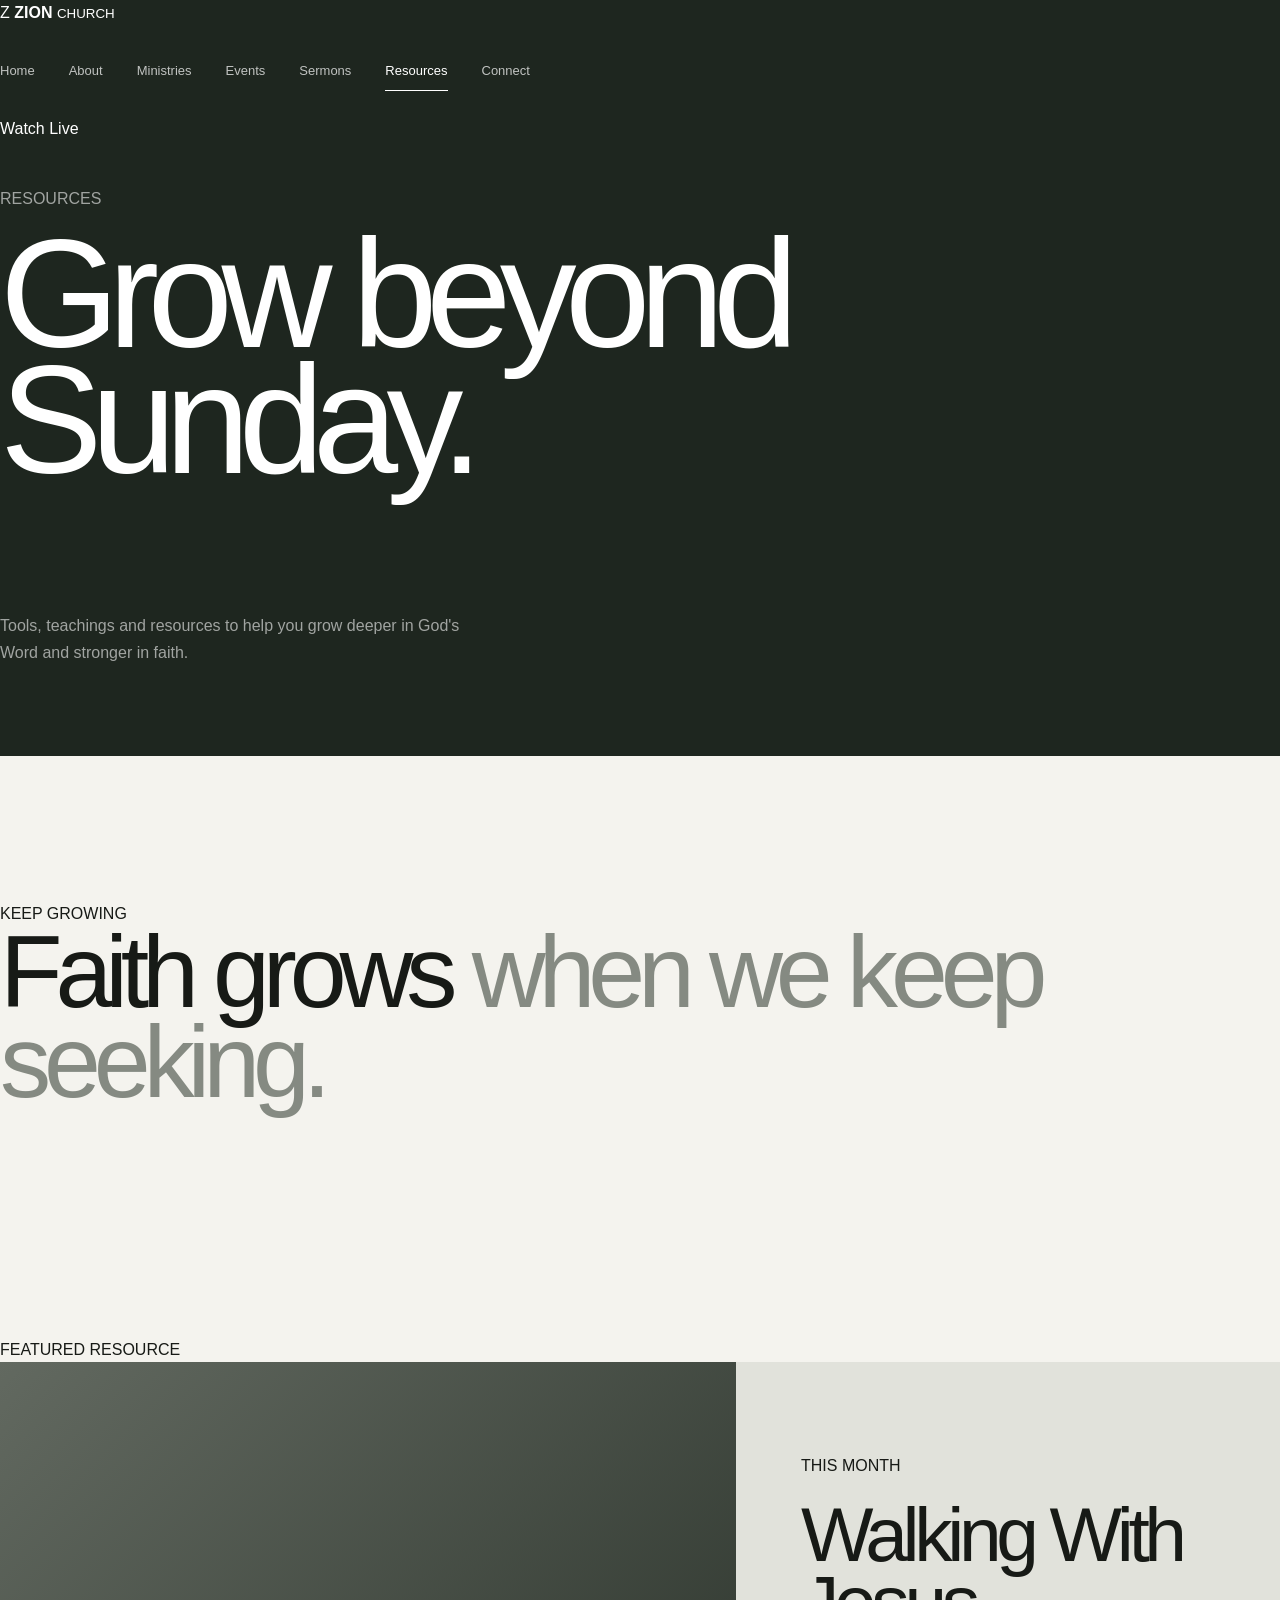
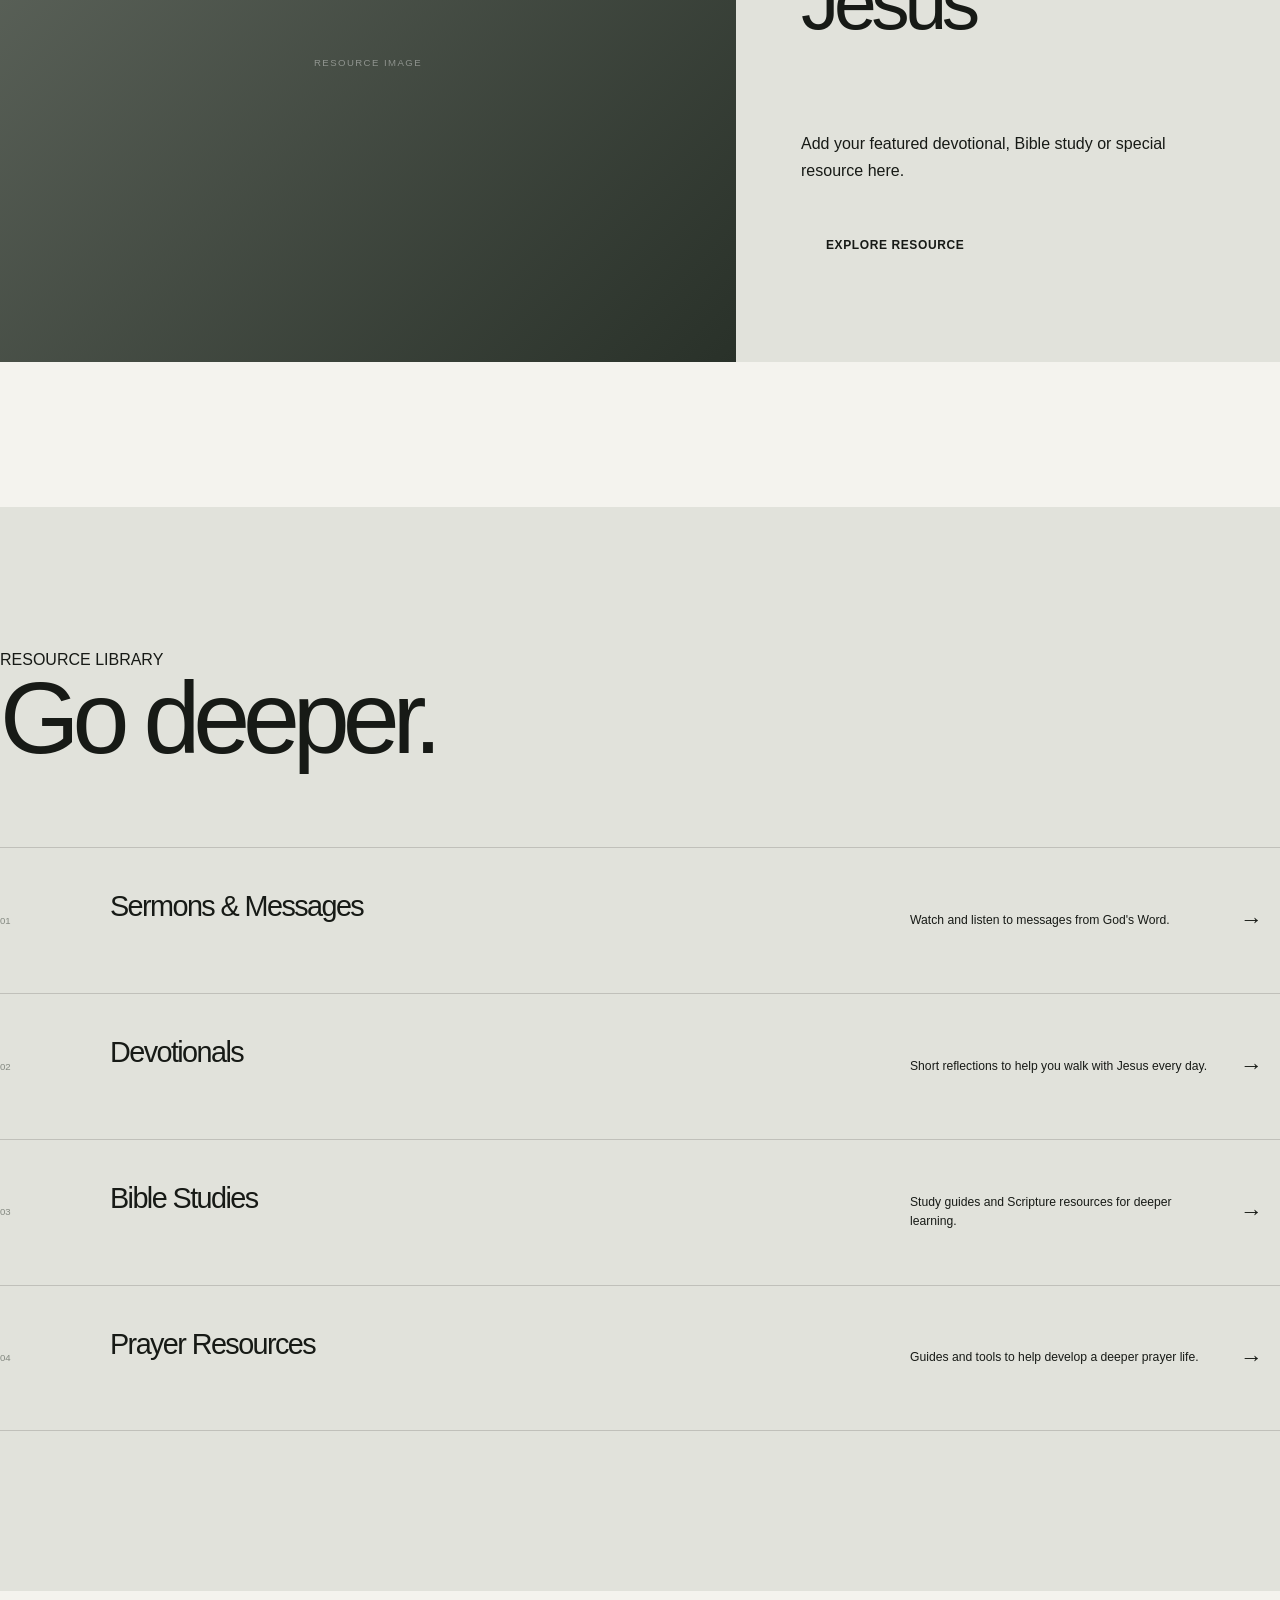
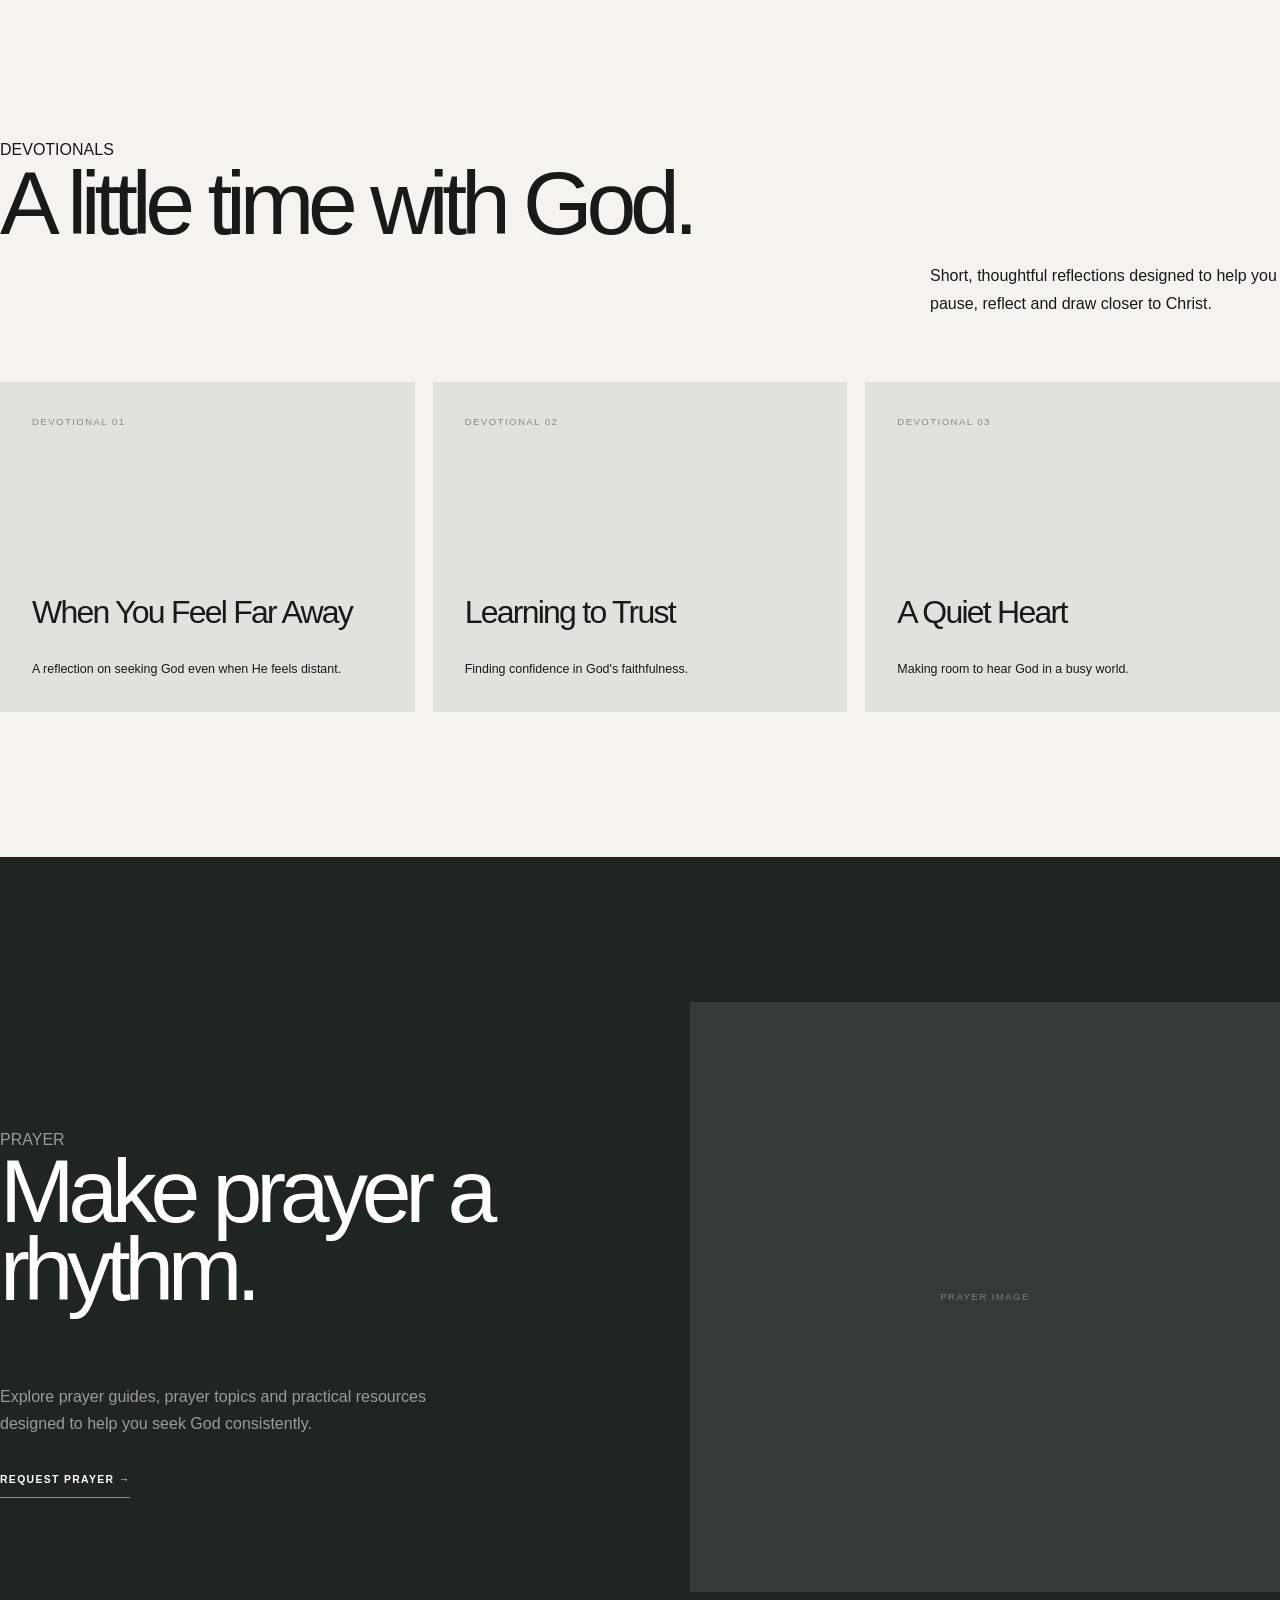
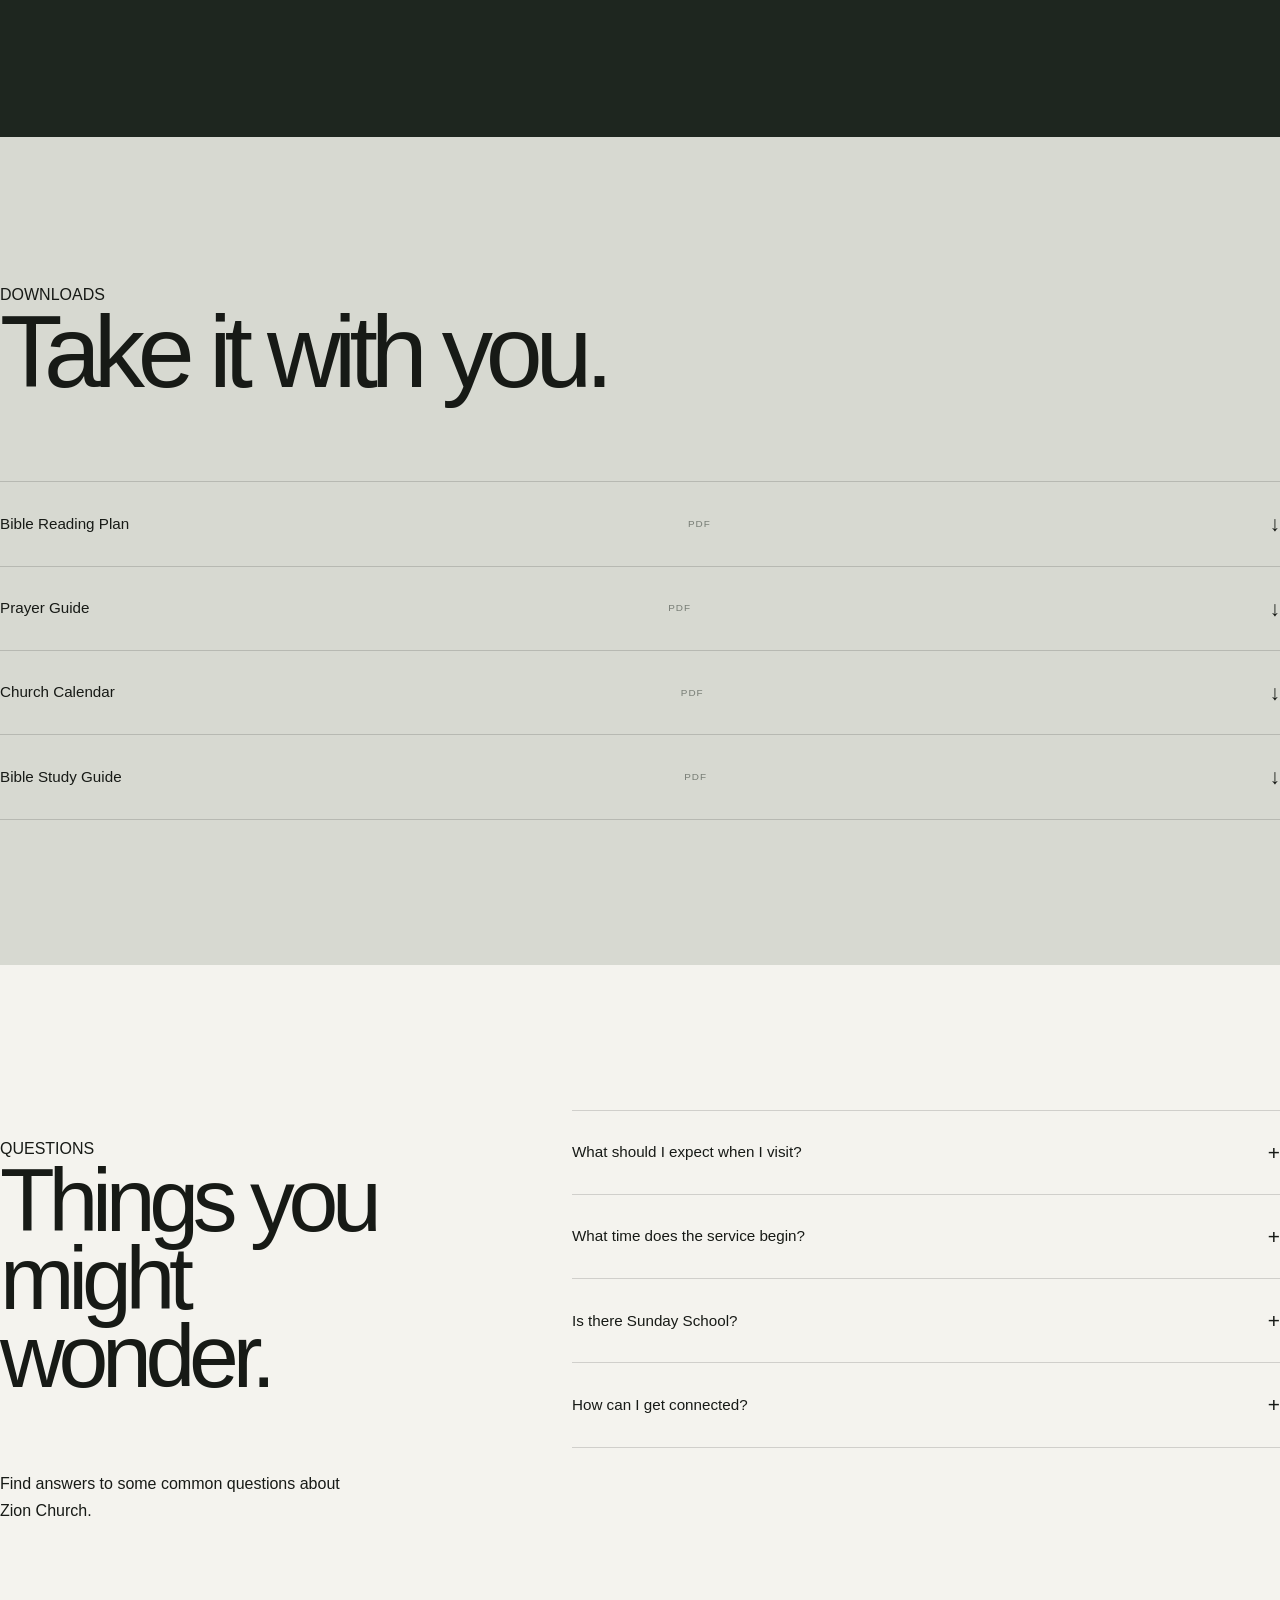
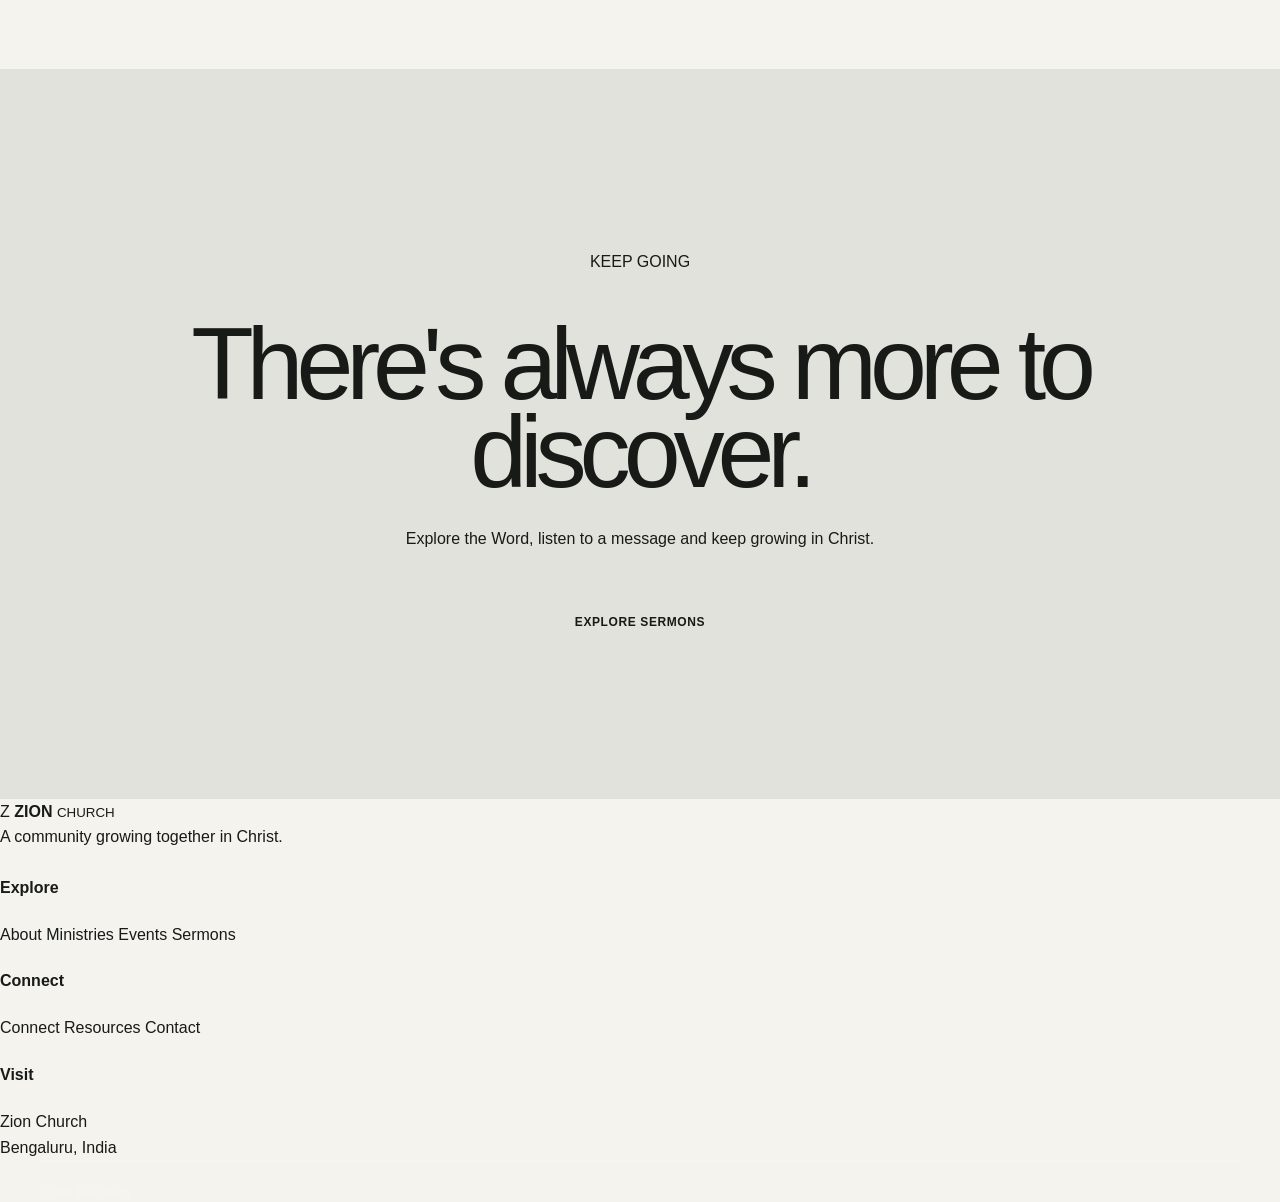
<file: resources.html>
<!DOCTYPE html>
<html lang="en">
<head>
    <meta charset="UTF-8">
    <meta name="viewport" content="width=device-width, initial-scale=1.0">

    <title>Resources | Zion Church</title>

    <meta name="description"
          content="Resources from Zion Church to help you grow in faith, prayer and God's Word.">

    <link rel="stylesheet" href="css/style.css">

    <style>

        /* =====================================================
           RESOURCES PAGE
           ===================================================== */

        .resources-page {
            background: #f4f3ee;
            color: #171a16;
        }

        /* ================= HERO ================= */

        .resources-hero {
            min-height: 78vh;

            display: flex;
            align-items: flex-end;

            padding: 150px 0 90px;

            background: #1e261f;
            color: #fff;
        }

        .resources-hero h1 {
            max-width: 1100px;

            margin-top: 20px;

            font-size: clamp(5rem, 12vw, 12rem);

            line-height: .82;
            letter-spacing: -.075em;
        }

        .resources-hero p {
            max-width: 500px;

            margin-top: 35px;

            color: rgba(255,255,255,.58);

            line-height: 1.7;
        }


        /* ================= INTRO ================= */

        .resources-intro {
            padding: 145px 0;
        }

        .resources-intro h2 {
            max-width: 1050px;

            font-size: clamp(4rem, 8vw, 8rem);

            line-height: .88;
            letter-spacing: -.07em;
        }

        .resources-intro h2 span {
            color: #858a82;
        }


        /* ================= FEATURED ================= */

        .featured-resource {
            padding: 0 0 145px;
        }

        .resource-feature-grid {
            display: grid;

            grid-template-columns: 1.15fr .85fr;

            min-height: 600px;
        }

        .resource-feature-image {
            display: grid;
            place-items: center;

            background:
                linear-gradient(
                    135deg,
                    #626960,
                    #293129
                );

            color: rgba(255,255,255,.4);

            font-size: .6rem;
            letter-spacing: .15em;
        }

        .resource-feature-content {
            padding: 65px;

            display: flex;
            flex-direction: column;
            justify-content: center;

            background: #e1e2db;
        }

        .resource-feature-content h2 {
            margin-top: 22px;

            font-size: clamp(3.5rem, 6vw, 6rem);

            line-height: .88;
            letter-spacing: -.07em;
        }

        .resource-feature-content p {
            max-width: 430px;

            margin-top: 30px;

            line-height: 1.7;
        }

        .resource-feature-content .btn {
            align-self: flex-start;

            margin-top: 35px;
        }


        /* ================= RESOURCE CATEGORIES ================= */

        .resource-library {
            padding: 140px 0 160px;

            background: #e1e2db;
        }

        .resource-library-heading {
            max-width: 800px;

            margin-bottom: 70px;
        }

        .resource-library-heading h2 {
            font-size: clamp(4rem, 8vw, 8rem);

            line-height: .87;
            letter-spacing: -.07em;
        }

        .resource-list {
            border-top:
                1px solid rgba(0,0,0,.15);
        }

        .resource-row {
            display: grid;

            grid-template-columns:
                80px 1fr 300px 40px;

            gap: 30px;

            align-items: center;

            padding: 35px 0;

            border-bottom:
                1px solid rgba(0,0,0,.15);

            transition:
                padding .3s ease,
                background .3s ease;
        }

        .resource-row:hover {
            padding-left: 20px;
            padding-right: 20px;

            background: #f4f3ee;
        }

        .resource-number {
            font-size: .6rem;

            color: #858a82;
        }

        .resource-row h3 {
            font-size: 1.8rem;

            font-weight: 500;
        }

        .resource-row p {
            font-size: .76rem;

            line-height: 1.6;
        }

        .resource-arrow {
            font-size: 1.4rem;
        }


        /* ================= DEVOTIONALS ================= */

        .devotionals-section {
            padding: 145px 0;

            background: #f4f3ee;
        }

        .devotional-heading {
            display: flex;

            justify-content: space-between;
            align-items: flex-end;

            gap: 50px;

            margin-bottom: 65px;
        }

        .devotional-heading h2 {
            font-size: clamp(4rem, 7vw, 7rem);

            line-height: .88;
            letter-spacing: -.07em;
        }

        .devotional-heading p {
            max-width: 350px;

            line-height: 1.7;
        }

        .devotional-grid {
            display: grid;

            grid-template-columns:
                repeat(3, 1fr);

            gap: 18px;
        }

        .devotional-card {
            min-height: 330px;

            padding: 32px;

            display: flex;
            flex-direction: column;

            justify-content: space-between;

            background: #e1e2db;

            transition:
                transform .3s ease;
        }

        .devotional-card:hover {
            transform: translateY(-7px);
        }

        .devotional-card span {
            font-size: .6rem;

            color: #858a82;

            letter-spacing: .15em;
        }

        .devotional-card h3 {
            margin-top: auto;

            padding-top: 80px;

            font-size: 2rem;

            line-height: 1;
        }

        .devotional-card p {
            margin-top: 12px;

            font-size: .78rem;

            line-height: 1.6;
        }


        /* ================= PRAYER ================= */

        .prayer-resources {
            padding: 145px 0;

            background: #1e261f;

            color: white;
        }

        .prayer-resource-grid {
            display: grid;

            grid-template-columns:
                1fr 1fr;

            gap: 100px;

            align-items: center;
        }

        .prayer-resource-content h2 {
            max-width: 750px;

            font-size: clamp(4rem, 7vw, 7rem);

            line-height: .87;
            letter-spacing: -.07em;
        }

        .prayer-resource-content p {
            max-width: 450px;

            margin-top: 30px;

            color: rgba(255,255,255,.55);

            line-height: 1.7;
        }

        .prayer-resource-content a {
            display: inline-block;

            margin-top: 35px;

            padding-bottom: 8px;

            border-bottom:
                1px solid rgba(255,255,255,.5);

            color: white;

            font-size: .65rem;

            font-weight: 700;

            letter-spacing: .13em;
        }

        .prayer-resource-image {
            aspect-ratio: 1 / 1;

            display: grid;
            place-items: center;

            background: #343b34;

            color: rgba(255,255,255,.35);

            font-size: .6rem;

            letter-spacing: .15em;
        }


        /* ================= DOWNLOADS ================= */

        .downloads-section {
            padding: 145px 0;

            background: #d7d9d1;
        }

        .downloads-heading {
            max-width: 750px;

            margin-bottom: 65px;
        }

        .downloads-heading h2 {
            font-size: clamp(4rem, 8vw, 8rem);

            line-height: .87;
            letter-spacing: -.07em;
        }

        .download-list {
            border-top:
                1px solid rgba(0,0,0,.15);
        }

        .download-row {
            display: flex;

            justify-content: space-between;
            align-items: center;

            gap: 30px;

            padding: 25px 0;

            border-bottom:
                1px solid rgba(0,0,0,.15);
        }

        .download-row strong {
            font-size: .95rem;

            font-weight: 500;
        }

        .download-row span {
            font-size: .62rem;

            color: #777d75;

            letter-spacing: .1em;
        }

        .download-row a {
            font-size: 1.3rem;
        }


        /* ================= QUESTIONS ================= */

        .questions-section {
            padding: 145px 0;

            background: #f4f3ee;
        }

        .questions-layout {
            display: grid;

            grid-template-columns:
                .8fr 1.2fr;

            gap: 100px;
        }

        .questions-heading h2 {
            font-size: clamp(4rem, 7vw, 7rem);

            line-height: .87;
            letter-spacing: -.07em;
        }

        .questions-heading p {
            max-width: 350px;

            margin-top: 25px;

            line-height: 1.7;
        }

        .faq-list {
            border-top:
                1px solid rgba(0,0,0,.15);
        }

        .faq-item {
            border-bottom:
                1px solid rgba(0,0,0,.15);
        }

        .faq-question {
            width: 100%;

            padding: 25px 0;

            display: flex;

            align-items: center;
            justify-content: space-between;

            gap: 25px;

            border: 0;

            background: transparent;

            text-align: left;

            color: #171a16;

            font-size: .95rem;

            cursor: pointer;
        }

        .faq-icon {
            font-size: 1.3rem;

            transition:
                transform .3s ease;
        }

        .faq-answer {
            max-height: 0;

            overflow: hidden;

            transition:
                max-height .4s ease;
        }

        .faq-answer p {
            max-width: 650px;

            padding:
                0 40px 25px 0;

            font-size: .8rem;

            line-height: 1.7;
        }

        .faq-item.open .faq-answer {
            max-height: 200px;
        }

        .faq-item.open .faq-icon {
            transform: rotate(45deg);
        }


        /* ================= CTA ================= */

        .resources-cta {
            padding: 150px 0;

            text-align: center;

            background: #e1e2db;
        }

        .resources-cta h2 {
            max-width: 950px;

            margin: auto;

            font-size: clamp(4rem, 8vw, 8rem);

            line-height: .86;

            letter-spacing: -.07em;
        }

        .resources-cta p {
            max-width: 500px;

            margin: 30px auto 45px;
        }


        /* ================= MOBILE ================= */

        @media(max-width:760px) {

            .resources-hero {
                min-height: 78vh;

                padding: 130px 0 70px;
            }

            .resources-hero h1 {
                font-size:
                    clamp(
                        4.5rem,
                        18vw,
                        7rem
                    );
            }

            .resources-intro,
            .featured-resource,
            .resource-library,
            .devotionals-section,
            .prayer-resources,
            .downloads-section,
            .questions-section,
            .resources-cta {
                padding: 90px 0;
            }

            .resource-feature-grid,
            .prayer-resource-grid,
            .questions-layout {
                grid-template-columns: 1fr;
            }

            .resource-feature-content {
                padding: 45px 25px;
            }

            .resource-row {
                grid-template-columns:
                    45px 1fr 25px;

                gap: 15px;
            }

            .resource-row p {
                display: none;
            }

            .devotional-heading {
                flex-direction: column;

                align-items: flex-start;
            }

            .devotional-grid {
                grid-template-columns: 1fr;
            }

            .prayer-resource-image {
                order: -1;
            }

            .download-row {
                align-items: flex-start;
            }

            .download-row span {
                display: none;
            }

        }

    </style>
</head>


<body class="resources-page">


    <!-- ================= HEADER ================= -->

    <header class="site-header">

        <div class="container nav-container">

            <a href="index.html" class="logo">

                <span class="logo-mark">Z</span>

                <span class="logo-text">
                    <strong>ZION</strong>
                    <small>CHURCH</small>
                </span>

            </a>


            <nav class="main-nav">

                <a href="index.html">Home</a>

                <a href="about.html">About</a>

                <a href="ministries.html">Ministries</a>

                <a href="events.html">Events</a>

                <a href="sermons.html">Sermons</a>

                <a href="resources.html"
                   class="active">
                    Resources
                </a>

                <a href="connect.html">Connect</a>

            </nav>


            <a
                href="index.html#watch-live"
                class="nav-live-btn">
                Watch Live
            </a>


            <button
                class="menu-toggle"
                aria-label="Open menu"
                aria-expanded="false">
                ☰
            </button>

        </div>

    </header>


    <main>


        <!-- ================= HERO ================= -->

        <section class="resources-hero">

            <div class="container">

                <p class="eyebrow">
                    RESOURCES
                </p>

                <h1>
                    Grow beyond<br>
                    Sunday.
                </h1>

                <p>
                    Tools, teachings and resources to help
                    you grow deeper in God's Word and
                    stronger in faith.
                </p>

            </div>

        </section>


        <!-- ================= INTRO ================= -->

        <section class="resources-intro">

            <div class="container">

                <p class="eyebrow">
                    KEEP GROWING
                </p>

                <h2>
                    Faith grows
                    <span>when we keep seeking.</span>
                </h2>

            </div>

        </section>


        <!-- ================= FEATURED ================= -->

        <section class="featured-resource">

            <div class="container">

                <p class="eyebrow">
                    FEATURED RESOURCE
                </p>


                <div class="resource-feature-grid">

                    <div class="resource-feature-image">
                        RESOURCE IMAGE
                    </div>


                    <div class="resource-feature-content">

                        <span class="eyebrow">
                            THIS MONTH
                        </span>

                        <h2>
                            Walking
                            With Jesus
                        </h2>

                        <p>
                            Add your featured devotional,
                            Bible study or special resource
                            here.
                        </p>

                        <a
                            href="#"
                            class="btn btn-primary">
                            EXPLORE RESOURCE
                        </a>

                    </div>

                </div>

            </div>

        </section>


        <!-- ================= LIBRARY ================= -->

        <section class="resource-library">

            <div class="container">

                <div class="resource-library-heading">

                    <p class="eyebrow">
                        RESOURCE LIBRARY
                    </p>

                    <h2>
                        Go deeper.
                    </h2>

                </div>


                <div class="resource-list">


                    <a href="#"
                       class="resource-row">

                        <span class="resource-number">
                            01
                        </span>

                        <h3>
                            Sermons & Messages
                        </h3>

                        <p>
                            Watch and listen to messages
                            from God's Word.
                        </p>

                        <span class="resource-arrow">
                            →
                        </span>

                    </a>


                    <a href="#"
                       class="resource-row">

                        <span class="resource-number">
                            02
                        </span>

                        <h3>
                            Devotionals
                        </h3>

                        <p>
                            Short reflections to help you
                            walk with Jesus every day.
                        </p>

                        <span class="resource-arrow">
                            →
                        </span>

                    </a>


                    <a href="#"
                       class="resource-row">

                        <span class="resource-number">
                            03
                        </span>

                        <h3>
                            Bible Studies
                        </h3>

                        <p>
                            Study guides and Scripture
                            resources for deeper learning.
                        </p>

                        <span class="resource-arrow">
                            →
                        </span>

                    </a>


                    <a href="#"
                       class="resource-row">

                        <span class="resource-number">
                            04
                        </span>

                        <h3>
                            Prayer Resources
                        </h3>

                        <p>
                            Guides and tools to help develop
                            a deeper prayer life.
                        </p>

                        <span class="resource-arrow">
                            →
                        </span>

                    </a>


                </div>

            </div>

        </section>


        <!-- ================= DEVOTIONALS ================= -->

        <section class="devotionals-section">

            <div class="container">

                <div class="devotional-heading">

                    <div>

                        <p class="eyebrow">
                            DEVOTIONALS
                        </p>

                        <h2>
                            A little time
                            with God.
                        </h2>

                    </div>

                    <p>
                        Short, thoughtful reflections designed
                        to help you pause, reflect and draw
                        closer to Christ.
                    </p>

                </div>


                <div class="devotional-grid">


                    <article class="devotional-card">

                        <span>
                            DEVOTIONAL 01
                        </span>

                        <div>

                            <h3>
                                When You
                                Feel Far Away
                            </h3>

                            <p>
                                A reflection on seeking God
                                even when He feels distant.
                            </p>

                        </div>

                    </article>


                    <article class="devotional-card">

                        <span>
                            DEVOTIONAL 02
                        </span>

                        <div>

                            <h3>
                                Learning
                                to Trust
                            </h3>

                            <p>
                                Finding confidence in God's
                                faithfulness.
                            </p>

                        </div>

                    </article>


                    <article class="devotional-card">

                        <span>
                            DEVOTIONAL 03
                        </span>

                        <div>

                            <h3>
                                A Quiet
                                Heart
                            </h3>

                            <p>
                                Making room to hear God
                                in a busy world.
                            </p>

                        </div>

                    </article>


                </div>

            </div>

        </section>


        <!-- ================= PRAYER ================= -->

        <section class="prayer-resources">

            <div class="container prayer-resource-grid">

                <div class="prayer-resource-content">

                    <p class="about-kicker">
                        PRAYER
                    </p>

                    <h2>
                        Make prayer
                        a rhythm.
                    </h2>

                    <p>
                        Explore prayer guides, prayer topics
                        and practical resources designed to
                        help you seek God consistently.
                    </p>

                    <a href="connect.html">
                        REQUEST PRAYER →
                    </a>

                </div>


                <div class="prayer-resource-image">
                    PRAYER IMAGE
                </div>

            </div>

        </section>


        <!-- ================= DOWNLOADS ================= -->

        <section class="downloads-section">

            <div class="container">

                <div class="downloads-heading">

                    <p class="eyebrow">
                        DOWNLOADS
                    </p>

                    <h2>
                        Take it
                        with you.
                    </h2>

                </div>


                <div class="download-list">

                    <div class="download-row">

                        <strong>
                            Bible Reading Plan
                        </strong>

                        <span>
                            PDF
                        </span>

                        <a href="#">
                            ↓
                        </a>

                    </div>


                    <div class="download-row">

                        <strong>
                            Prayer Guide
                        </strong>

                        <span>
                            PDF
                        </span>

                        <a href="#">
                            ↓
                        </a>

                    </div>


                    <div class="download-row">

                        <strong>
                            Church Calendar
                        </strong>

                        <span>
                            PDF
                        </span>

                        <a href="#">
                            ↓
                        </a>

                    </div>


                    <div class="download-row">

                        <strong>
                            Bible Study Guide
                        </strong>

                        <span>
                            PDF
                        </span>

                        <a href="#">
                            ↓
                        </a>

                    </div>

                </div>

            </div>

        </section>


        <!-- ================= QUESTIONS ================= -->

        <section class="questions-section">

            <div class="container questions-layout">

                <div class="questions-heading">

                    <p class="eyebrow">
                        QUESTIONS
                    </p>

                    <h2>
                        Things you
                        might wonder.
                    </h2>

                    <p>
                        Find answers to some common questions
                        about Zion Church.
                    </p>

                </div>


                <div class="faq-list">


                    <div class="faq-item">

                        <button
                            class="faq-question"
                            type="button">

                            <span>
                                What should I expect when I visit?
                            </span>

                            <span class="faq-icon">
                                +
                            </span>

                        </button>

                        <div class="faq-answer">

                            <p>
                                Add information about what a
                                first-time visitor can expect
                                when attending a service.
                            </p>

                        </div>

                    </div>


                    <div class="faq-item">

                        <button
                            class="faq-question"
                            type="button">

                            <span>
                                What time does the service begin?
                            </span>

                            <span class="faq-icon">
                                +
                            </span>

                        </button>

                        <div class="faq-answer">

                            <p>
                                Add your current service
                                timings here.
                            </p>

                        </div>

                    </div>


                    <div class="faq-item">

                        <button
                            class="faq-question"
                            type="button">

                            <span>
                                Is there Sunday School?
                            </span>

                            <span class="faq-icon">
                                +
                            </span>

                        </button>

                        <div class="faq-answer">

                            <p>
                                Add information about your
                                Sunday School classes here.
                            </p>

                        </div>

                    </div>


                    <div class="faq-item">

                        <button
                            class="faq-question"
                            type="button">

                            <span>
                                How can I get connected?
                            </span>

                            <span class="faq-icon">
                                +
                            </span>

                        </button>

                        <div class="faq-answer">

                            <p>
                                Tell visitors how they can
                                join a ministry, small group
                                or church community.
                            </p>

                        </div>

                    </div>


                </div>

            </div>

        </section>


        <!-- ================= CTA ================= -->

        <section class="resources-cta">

            <div class="container">

                <p class="eyebrow">
                    KEEP GOING
                </p>

                <h2>
                    There's always
                    more to discover.
                </h2>

                <p>
                    Explore the Word, listen to a message
                    and keep growing in Christ.
                </p>

                <a
                    href="sermons.html"
                    class="btn btn-primary">
                    EXPLORE SERMONS
                </a>

            </div>

        </section>

    </main>


    <!-- ================= FOOTER ================= -->

    <footer class="site-footer">

        <div class="container footer-grid">

            <div class="footer-brand">

                <a href="index.html"
                   class="logo footer-logo">

                    <span class="logo-mark">
                        Z
                    </span>

                    <span class="logo-text">
                        <strong>ZION</strong>
                        <small>CHURCH</small>
                    </span>

                </a>

                <p>
                    A community growing together
                    in Christ.
                </p>

            </div>


            <div class="footer-column">

                <h4>
                    Explore
                </h4>

                <a href="about.html">About</a>

                <a href="ministries.html">
                    Ministries
                </a>

                <a href="events.html">
                    Events
                </a>

                <a href="sermons.html">
                    Sermons
                </a>

            </div>


            <div class="footer-column">

                <h4>
                    Connect
                </h4>

                <a href="connect.html">
                    Connect
                </a>

                <a href="resources.html">
                    Resources
                </a>

                <a href="contact.html">
                    Contact
                </a>

            </div>


            <div class="footer-column">

                <h4>
                    Visit
                </h4>

                <p>
                    Zion Church<br>
                    Bengaluru, India
                </p>

            </div>

        </div>


        <div class="container footer-bottom">

            <p>
                © <span data-current-year></span>
                Zion Church
            </p>

        </div>

    </footer>


    <!-- ================= FAQ SCRIPT ================= -->

    <script>

        document
            .querySelectorAll(".faq-question")
            .forEach(function(button) {

                button.addEventListener("click", function() {

                    const item =
                        button.closest(".faq-item");

                    item.classList.toggle("open");

                });

            });

    </script>


    <script src="js/script.js"></script>

</body>
</html>
</file>
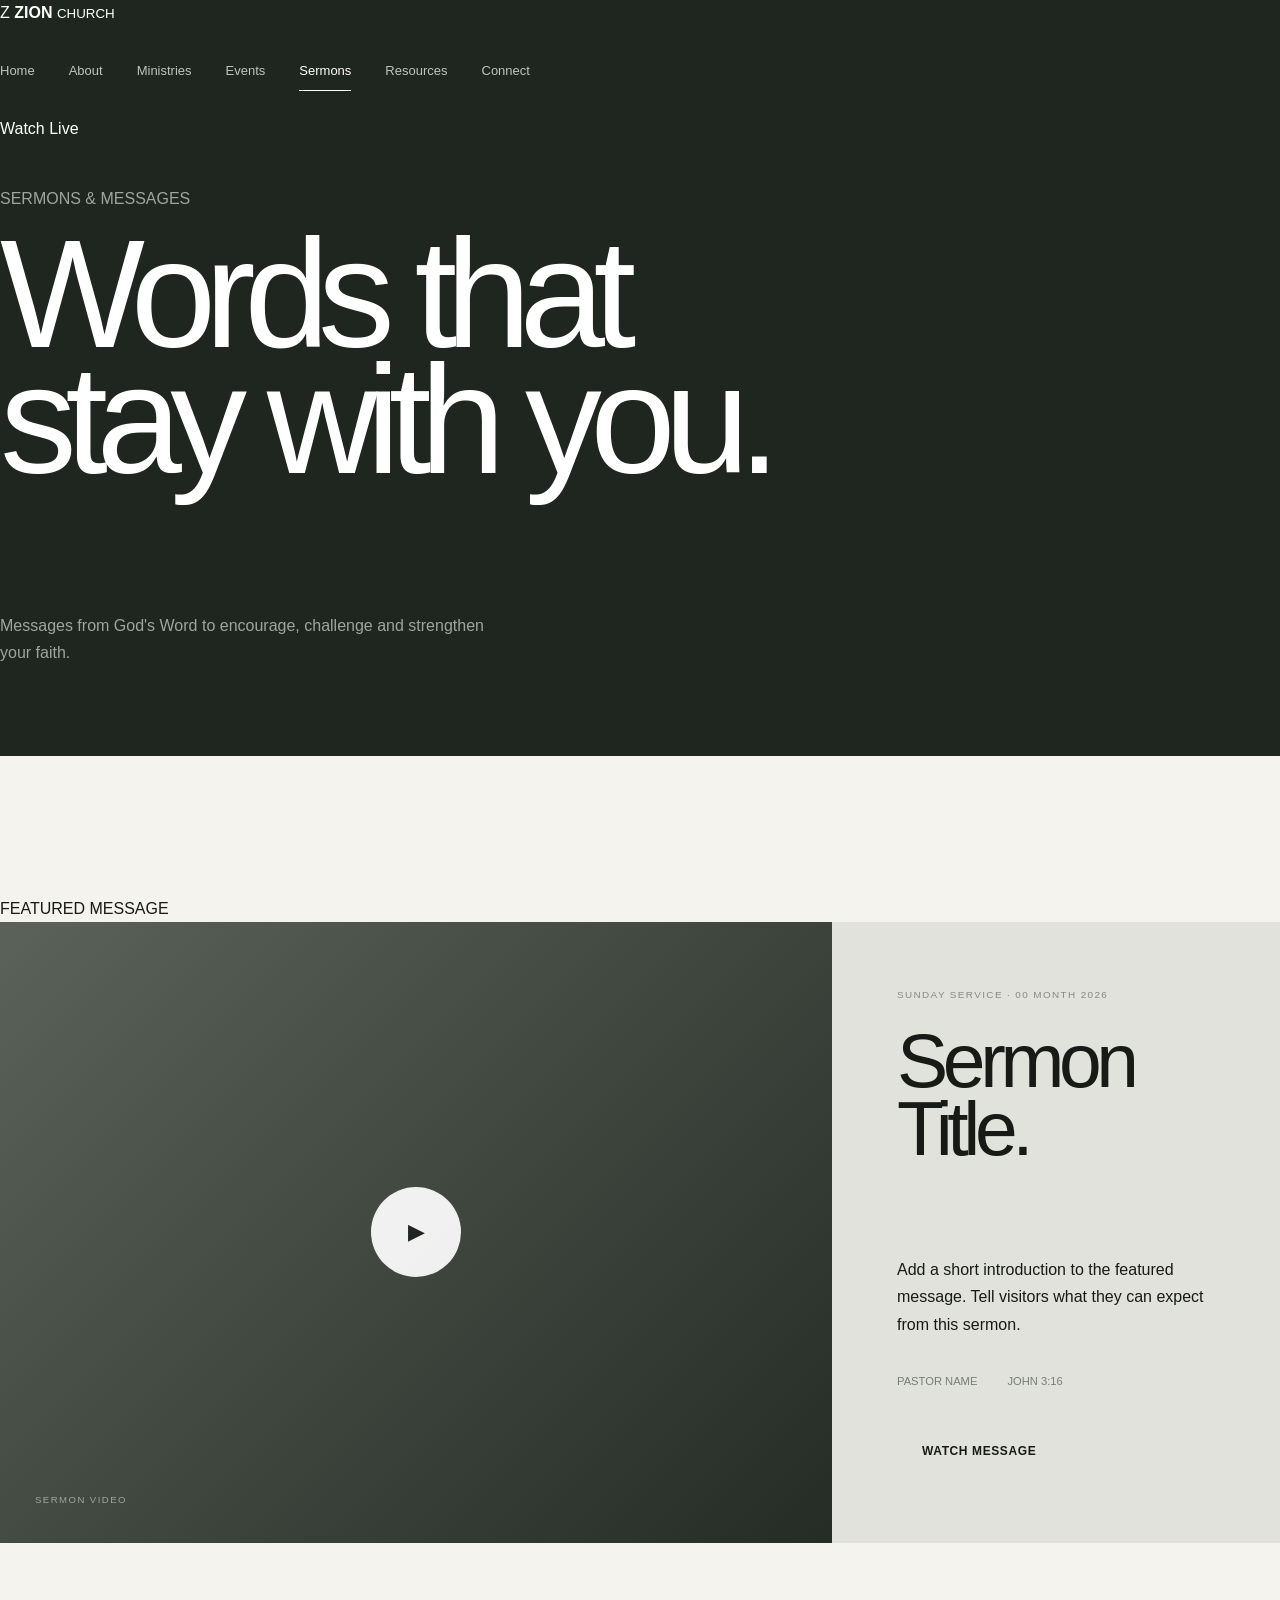
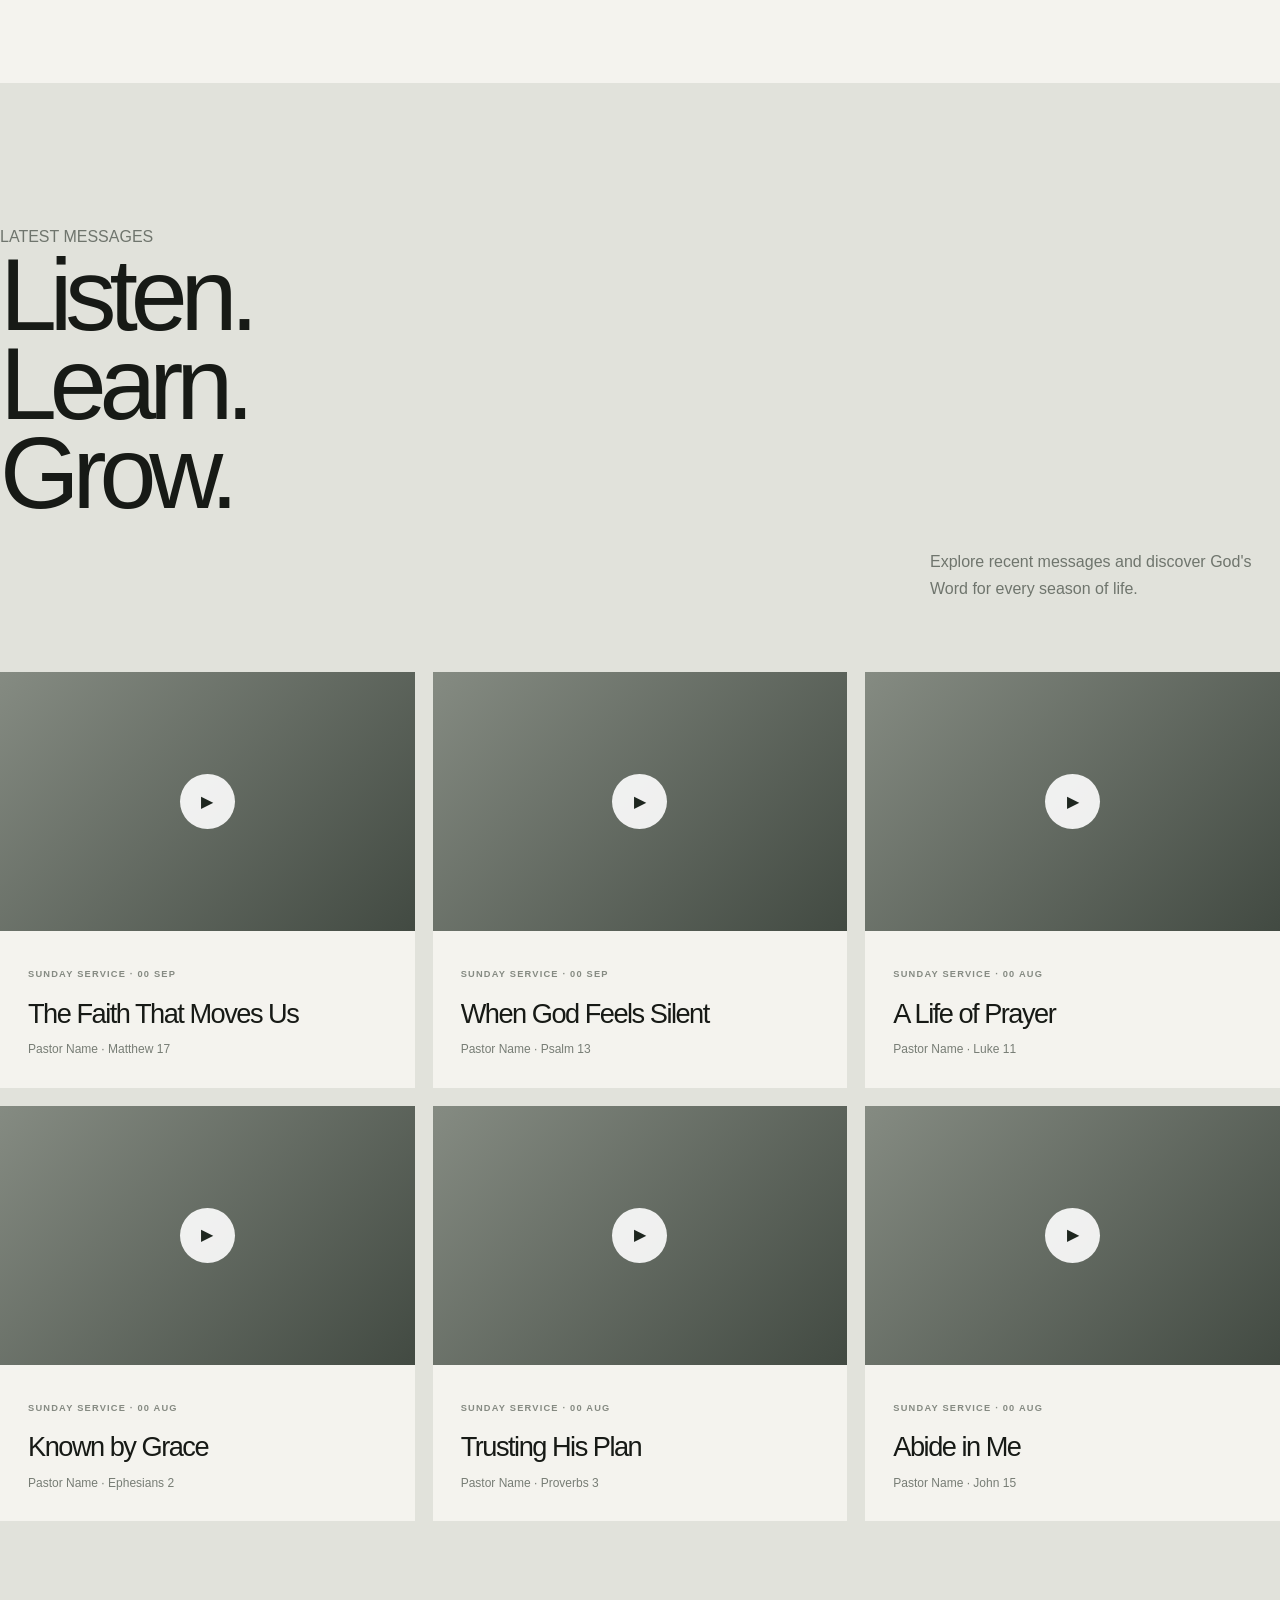
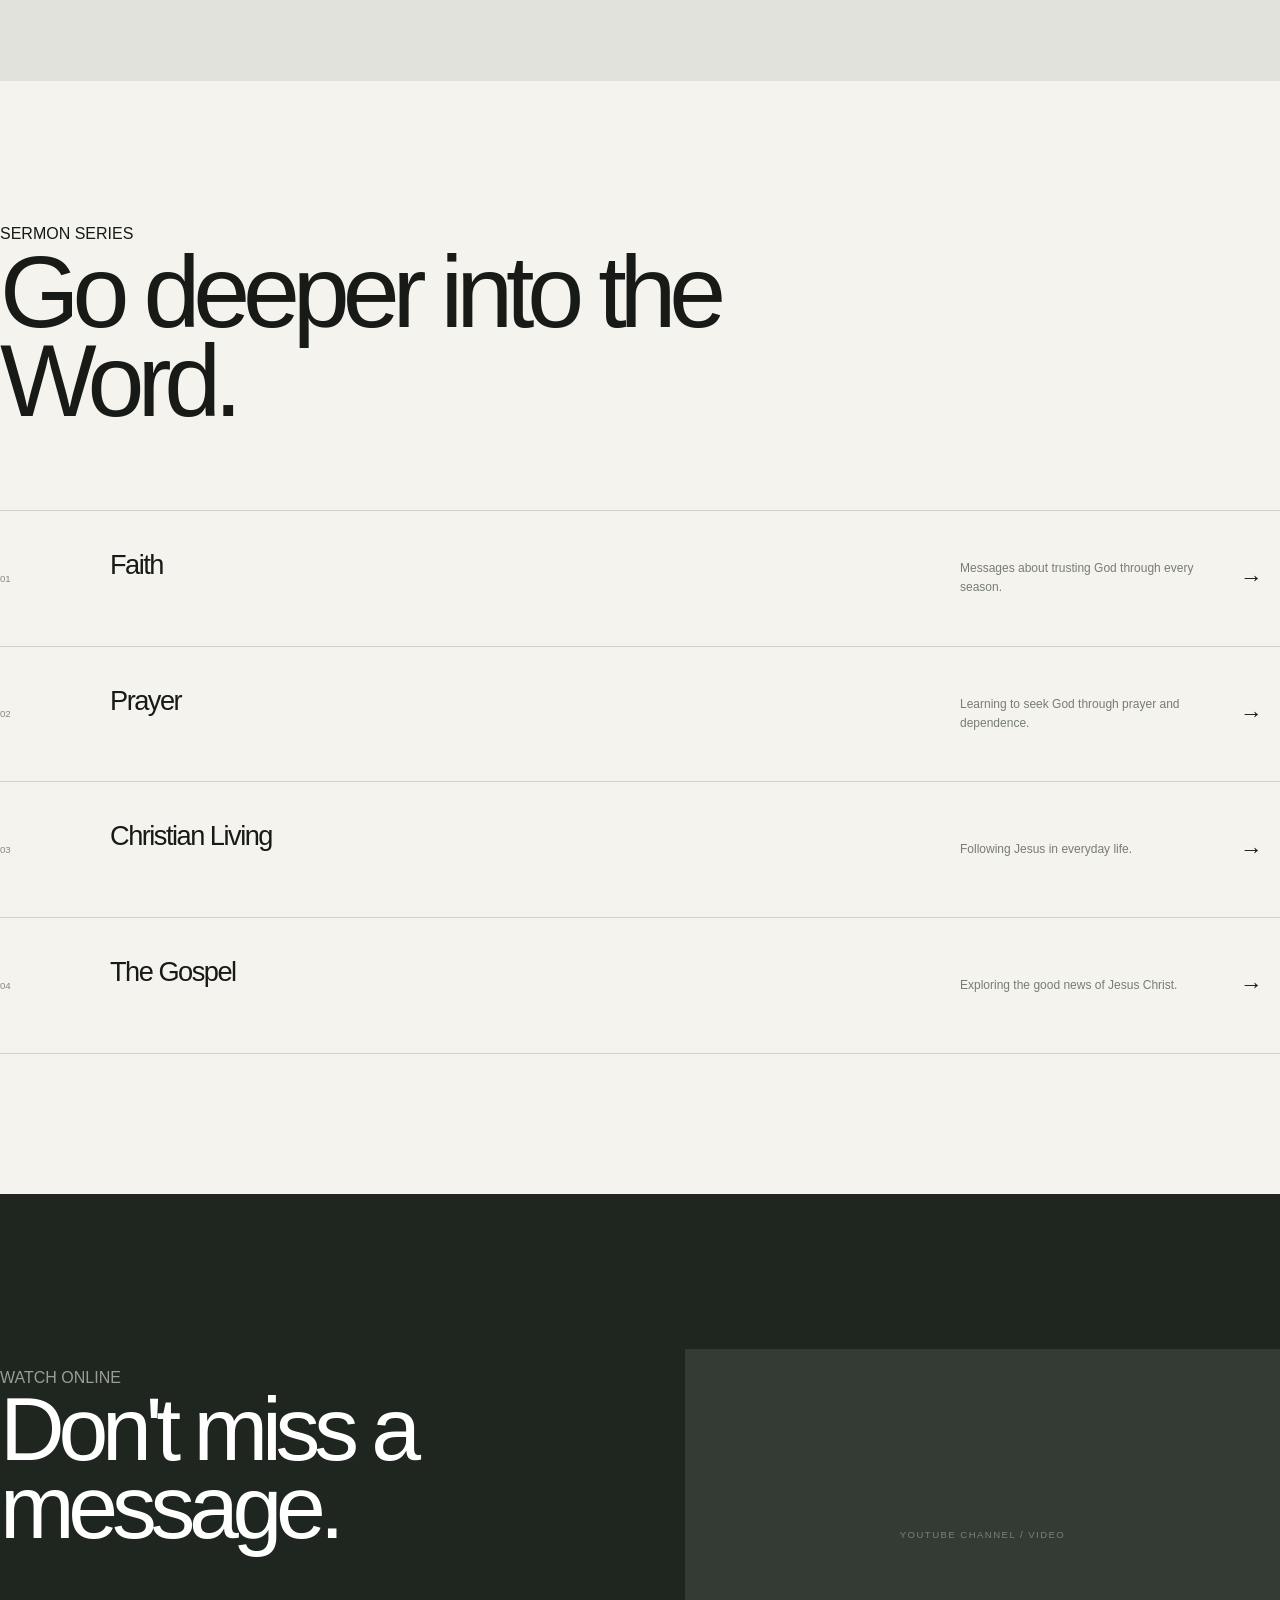
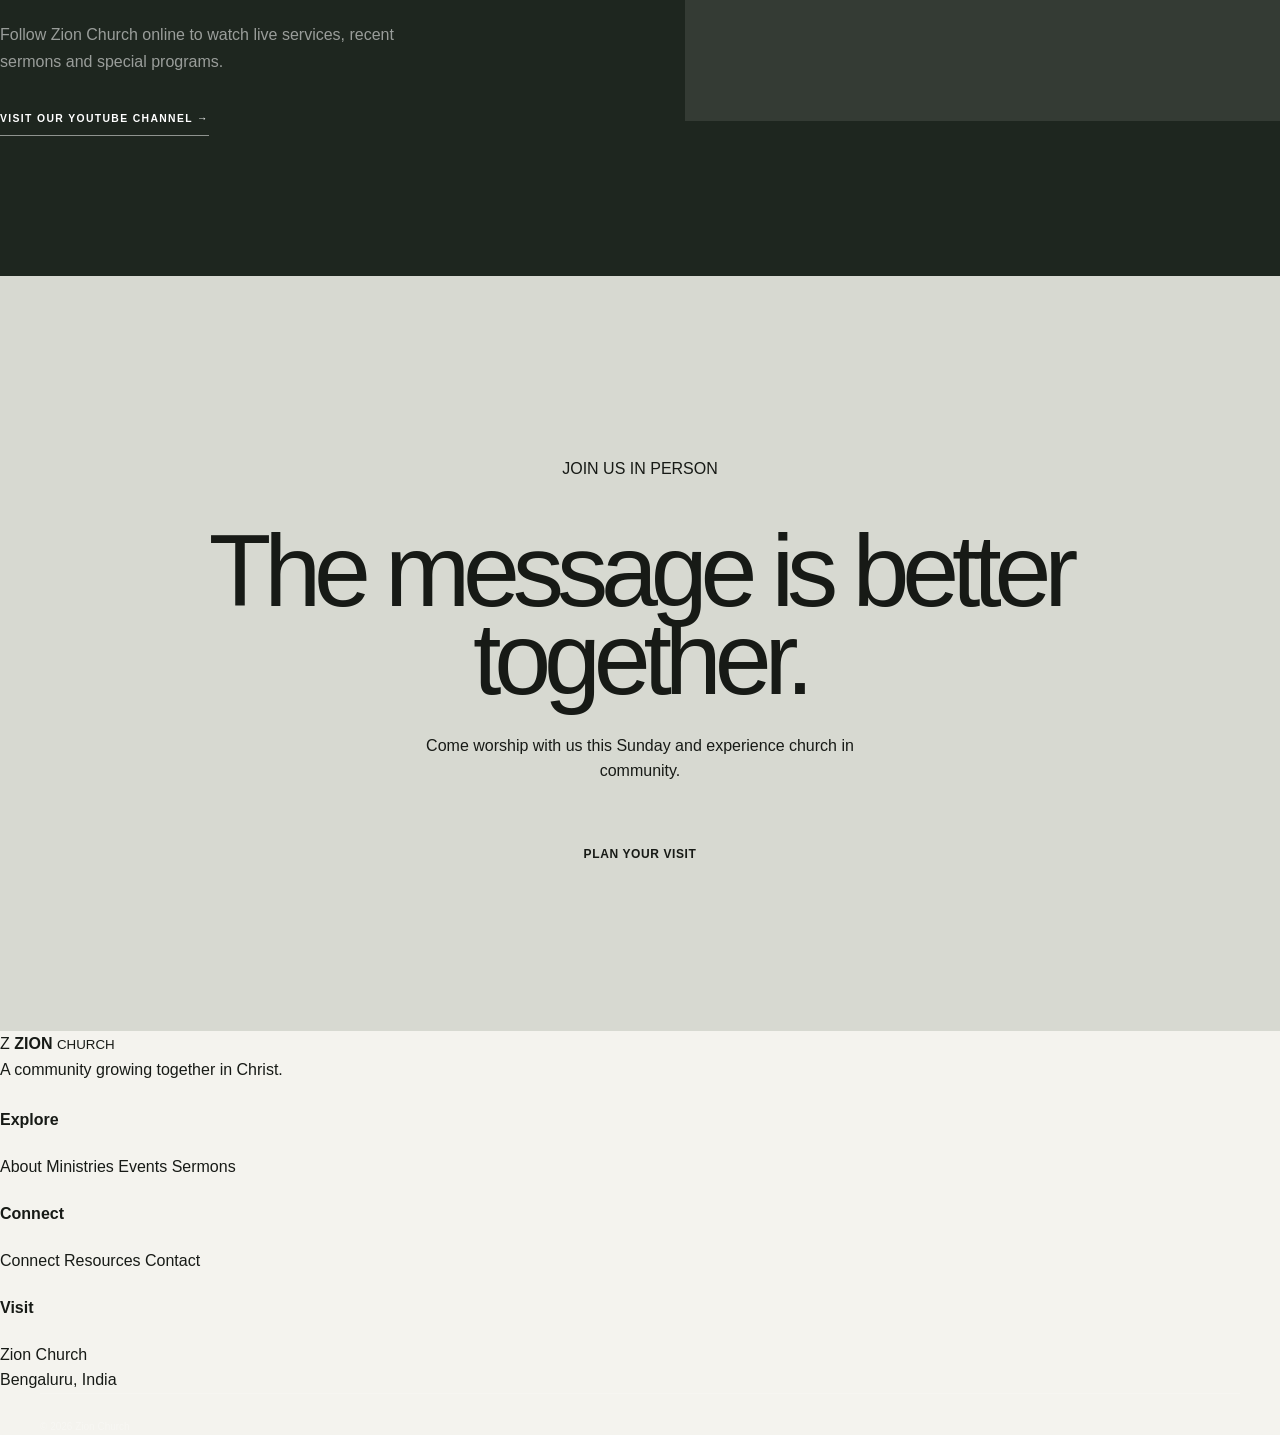
<file: sermons.html>
<!DOCTYPE html>
<html lang="en">
<head>
    <meta charset="UTF-8">
    <meta name="viewport" content="width=device-width, initial-scale=1.0">

    <title>Sermons | Zion Church</title>

    <meta
        name="description"
        content="Watch and listen to sermons from Zion Church."
    >

    <link rel="stylesheet" href="css/style.css">

    <style>

        /* =====================================================
           SERMONS PAGE
           ===================================================== */

        .sermons-page {
            background: #f4f3ee;
            color: #171a16;
        }


        /* ================= HERO ================= */

        .sermons-hero {
            min-height: 78vh;

            display: flex;
            align-items: flex-end;

            padding: 150px 0 90px;

            background: #1e261f;
            color: #fff;
        }

        .sermons-hero h1 {
            max-width: 1100px;

            margin-top: 20px;

            font-size: clamp(
                5rem,
                12vw,
                12rem
            );

            line-height: .82;
            letter-spacing: -.075em;
        }

        .sermons-hero p {
            max-width: 500px;

            margin-top: 35px;

            color: rgba(255,255,255,.58);

            line-height: 1.7;
        }


        /* ================= FEATURED ================= */

        .featured-sermon {
            padding: 140px 0;
        }

        .sermon-feature-grid {
            display: grid;

            grid-template-columns:
                1.3fr .7fr;

            min-height: 600px;
        }

        .sermon-video {
            position: relative;

            min-height: 600px;

            display: flex;
            align-items: flex-end;

            padding: 35px;

            background:
                linear-gradient(
                    135deg,
                    #5b6259,
                    #252c26
                );

            color: rgba(255,255,255,.5);
        }

        .video-play {
            position: absolute;

            top: 50%;
            left: 50%;

            transform:
                translate(-50%,-50%);

            width: 90px;
            height: 90px;

            display: grid;
            place-items: center;

            border-radius: 50%;

            background: rgba(255,255,255,.92);

            color: #1e261f;

            font-size: 1.4rem;
        }

        .video-label {
            font-size: .6rem;

            letter-spacing: .15em;
        }

        .featured-sermon-info {
            padding: 65px;

            display: flex;
            flex-direction: column;
            justify-content: center;

            background: #e1e2db;
        }

        .sermon-meta {
            font-size: .62rem;

            letter-spacing: .14em;

            color: #858a82;
        }

        .featured-sermon-info h2 {
            margin-top: 25px;

            font-size: clamp(
                3.5rem,
                6vw,
                6.5rem
            );

            line-height: .88;

            letter-spacing: -.07em;
        }

        .featured-sermon-info p {
            max-width: 430px;

            margin-top: 30px;

            line-height: 1.7;
        }

        .sermon-info-details {
            display: flex;

            gap: 30px;

            margin-top: 35px;

            font-size: .7rem;

            color: #777d75;
        }

        .featured-sermon-info .btn {
            align-self: flex-start;

            margin-top: 35px;
        }


        /* ================= LATEST ================= */

        .latest-sermons {
            padding: 140px 0 160px;

            background: #e1e2db;
        }

        .sermons-heading {
            display: flex;

            justify-content: space-between;
            align-items: flex-end;

            gap: 50px;

            margin-bottom: 70px;
        }

        .sermons-heading h2 {
            font-size: clamp(
                4rem,
                8vw,
                8rem
            );

            line-height: .87;

            letter-spacing: -.07em;
        }

        .sermons-heading p {
            max-width: 350px;

            color: #6f756d;

            line-height: 1.7;
        }


        /* SERMON GRID */

        .sermon-grid {
            display: grid;

            grid-template-columns:
                repeat(3, 1fr);

            gap: 18px;
        }

        .sermon-card {
            background: #f4f3ee;

            transition:
                transform .3s ease;
        }

        .sermon-card:hover {
            transform: translateY(-7px);
        }

        .sermon-thumbnail {
            position: relative;

            aspect-ratio: 16 / 10;

            display: grid;
            place-items: center;

            background:
                linear-gradient(
                    135deg,
                    #858b82,
                    #424a42
                );

            color: rgba(255,255,255,.45);
        }

        .small-play {
            width: 55px;
            height: 55px;

            display: grid;
            place-items: center;

            border-radius: 50%;

            background: rgba(255,255,255,.9);

            color: #1e261f;
        }

        .sermon-card-content {
            padding: 28px;
        }

        .sermon-card-content small {
            font-size: .58rem;

            letter-spacing: .13em;

            color: #858a82;
        }

        .sermon-card-content h3 {
            margin-top: 15px;

            font-size: 1.7rem;

            line-height: 1.05;
        }

        .sermon-card-content p {
            margin-top: 12px;

            font-size: .75rem;

            color: #777d75;
        }


        /* ================= SERIES ================= */

        .series-section {
            padding: 140px 0;

            background: #f4f3ee;
        }

        .series-intro {
            max-width: 800px;

            margin-bottom: 70px;
        }

        .series-intro h2 {
            font-size: clamp(
                4rem,
                8vw,
                8rem
            );

            line-height: .87;

            letter-spacing: -.07em;
        }

        .series-list {
            border-top:
                1px solid rgba(0,0,0,.14);
        }

        .series-row {
            display: grid;

            grid-template-columns:
                80px 1fr 250px 40px;

            gap: 30px;

            align-items: center;

            padding: 32px 0;

            border-bottom:
                1px solid rgba(0,0,0,.14);

            transition:
                padding .3s ease,
                background .3s ease;
        }

        .series-row:hover {
            padding-left: 20px;
            padding-right: 20px;

            background: #e4e5de;
        }

        .series-number {
            font-size: .6rem;

            color: #858a82;
        }

        .series-row h3 {
            font-size: 1.7rem;

            font-weight: 500;
        }

        .series-row p {
            font-size: .75rem;

            color: #777d75;
        }

        .series-arrow {
            font-size: 1.4rem;
        }


        /* ================= YOUTUBE ================= */

        .youtube-section {
            padding: 140px 0;

            background: #1e261f;

            color: #fff;
        }

        .youtube-grid {
            display: grid;

            grid-template-columns:
                1fr 1fr;

            gap: 90px;

            align-items: center;
        }

        .youtube-content h2 {
            max-width: 700px;

            font-size: clamp(
                4rem,
                7vw,
                7rem
            );

            line-height: .87;

            letter-spacing: -.07em;
        }

        .youtube-content p {
            max-width: 450px;

            margin-top: 30px;

            color: rgba(255,255,255,.55);

            line-height: 1.7;
        }

        .youtube-content a {
            display: inline-block;

            margin-top: 35px;

            padding-bottom: 8px;

            border-bottom:
                1px solid rgba(255,255,255,.5);

            color: #fff;

            font-size: .65rem;

            font-weight: 700;

            letter-spacing: .13em;
        }

        .youtube-box {
            aspect-ratio: 16 / 10;

            display: grid;
            place-items: center;

            background: #343b34;

            color: rgba(255,255,255,.35);

            font-size: .6rem;

            letter-spacing: .15em;
        }


        /* ================= CTA ================= */

        .sermons-cta {
            padding: 150px 0;

            text-align: center;

            background: #d7d9d1;
        }

        .sermons-cta h2 {
            max-width: 900px;

            margin: auto;

            font-size: clamp(
                4rem,
                8vw,
                8rem
            );

            line-height: .86;

            letter-spacing: -.07em;
        }

        .sermons-cta p {
            max-width: 500px;

            margin: 30px auto 45px;
        }


        /* ================= MOBILE ================= */

        @media(max-width:760px) {

            .sermons-hero {
                min-height: 78vh;

                padding:
                    130px 0 70px;
            }

            .sermons-hero h1 {
                font-size:
                    clamp(
                        4.5rem,
                        18vw,
                        7rem
                    );
            }

            .featured-sermon,
            .latest-sermons,
            .series-section,
            .youtube-section,
            .sermons-cta {
                padding: 90px 0;
            }

            .sermon-feature-grid,
            .youtube-grid {
                grid-template-columns: 1fr;
            }

            .sermon-video {
                min-height: 400px;
            }

            .featured-sermon-info {
                padding: 45px 25px;
            }

            .sermons-heading {
                flex-direction: column;

                align-items: flex-start;
            }

            .sermon-grid {
                grid-template-columns: 1fr;
            }

            .series-row {
                grid-template-columns:
                    45px 1fr 25px;

                gap: 15px;
            }

            .series-row p {
                display: none;
            }

        }

    </style>
</head>


<body class="sermons-page">


    <!-- ================= HEADER ================= -->

    <header class="site-header">

        <div class="container nav-container">

            <a href="index.html" class="logo">

                <span class="logo-mark">Z</span>

                <span class="logo-text">
                    <strong>ZION</strong>
                    <small>CHURCH</small>
                </span>

            </a>


            <nav class="main-nav">

                <a href="index.html">
                    Home
                </a>

                <a href="about.html">
                    About
                </a>

                <a href="ministries.html">
                    Ministries
                </a>

                <a href="events.html">
                    Events
                </a>

                <a href="sermons.html"
                   class="active">
                    Sermons
                </a>

                <a href="resources.html">
                    Resources
                </a>

                <a href="connect.html">
                    Connect
                </a>

            </nav>


            <a
                href="index.html#watch-live"
                class="nav-live-btn"
            >
                Watch Live
            </a>


            <button
                class="menu-toggle"
                aria-label="Open menu"
                aria-expanded="false"
            >
                ☰
            </button>

        </div>

    </header>


    <main>


        <!-- ================= HERO ================= -->

        <section class="sermons-hero">

            <div class="container">

                <p class="eyebrow">
                    SERMONS & MESSAGES
                </p>

                <h1>
                    Words that<br>
                    stay with you.
                </h1>

                <p>
                    Messages from God's Word to encourage,
                    challenge and strengthen your faith.
                </p>

            </div>

        </section>


        <!-- ================= FEATURED ================= -->

        <section class="featured-sermon">

            <div class="container">

                <p class="eyebrow">
                    FEATURED MESSAGE
                </p>


                <div class="sermon-feature-grid">


                    <div class="sermon-video">

                        <div class="video-play">
                            ▶
                        </div>

                        <span class="video-label">
                            SERMON VIDEO
                        </span>

                    </div>


                    <div class="featured-sermon-info">

                        <span class="sermon-meta">
                            SUNDAY SERVICE · 00 MONTH 2026
                        </span>

                        <h2>
                            Sermon
                            Title.
                        </h2>

                        <p>
                            Add a short introduction to the
                            featured message. Tell visitors what
                            they can expect from this sermon.
                        </p>

                        <div class="sermon-info-details">

                            <span>
                                PASTOR NAME
                            </span>

                            <span>
                                JOHN 3:16
                            </span>

                        </div>

                        <a
                            href="#"
                            class="btn btn-primary"
                        >
                            WATCH MESSAGE
                        </a>

                    </div>

                </div>

            </div>

        </section>


        <!-- ================= LATEST ================= -->

        <section class="latest-sermons">

            <div class="container">

                <div class="sermons-heading">

                    <div>

                        <p class="eyebrow">
                            LATEST MESSAGES
                        </p>

                        <h2>
                            Listen.<br>
                            Learn.<br>
                            Grow.
                        </h2>

                    </div>

                    <p>
                        Explore recent messages and discover
                        God's Word for every season of life.
                    </p>

                </div>


                <div class="sermon-grid">


                    <article class="sermon-card">

                        <div class="sermon-thumbnail">

                            <div class="small-play">
                                ▶
                            </div>

                        </div>

                        <div class="sermon-card-content">

                            <small>
                                SUNDAY SERVICE · 00 SEP
                            </small>

                            <h3>
                                The Faith That Moves Us
                            </h3>

                            <p>
                                Pastor Name · Matthew 17
                            </p>

                        </div>

                    </article>


                    <article class="sermon-card">

                        <div class="sermon-thumbnail">

                            <div class="small-play">
                                ▶
                            </div>

                        </div>

                        <div class="sermon-card-content">

                            <small>
                                SUNDAY SERVICE · 00 SEP
                            </small>

                            <h3>
                                When God Feels Silent
                            </h3>

                            <p>
                                Pastor Name · Psalm 13
                            </p>

                        </div>

                    </article>


                    <article class="sermon-card">

                        <div class="sermon-thumbnail">

                            <div class="small-play">
                                ▶
                            </div>

                        </div>

                        <div class="sermon-card-content">

                            <small>
                                SUNDAY SERVICE · 00 AUG
                            </small>

                            <h3>
                                A Life of Prayer
                            </h3>

                            <p>
                                Pastor Name · Luke 11
                            </p>

                        </div>

                    </article>


                    <article class="sermon-card">

                        <div class="sermon-thumbnail">

                            <div class="small-play">
                                ▶
                            </div>

                        </div>

                        <div class="sermon-card-content">

                            <small>
                                SUNDAY SERVICE · 00 AUG
                            </small>

                            <h3>
                                Known by Grace
                            </h3>

                            <p>
                                Pastor Name · Ephesians 2
                            </p>

                        </div>

                    </article>


                    <article class="sermon-card">

                        <div class="sermon-thumbnail">

                            <div class="small-play">
                                ▶
                            </div>

                        </div>

                        <div class="sermon-card-content">

                            <small>
                                SUNDAY SERVICE · 00 AUG
                            </small>

                            <h3>
                                Trusting His Plan
                            </h3>

                            <p>
                                Pastor Name · Proverbs 3
                            </p>

                        </div>

                    </article>


                    <article class="sermon-card">

                        <div class="sermon-thumbnail">

                            <div class="small-play">
                                ▶
                            </div>

                        </div>

                        <div class="sermon-card-content">

                            <small>
                                SUNDAY SERVICE · 00 AUG
                            </small>

                            <h3>
                                Abide in Me
                            </h3>

                            <p>
                                Pastor Name · John 15
                            </p>

                        </div>

                    </article>


                </div>

            </div>

        </section>


        <!-- ================= SERIES ================= -->

        <section class="series-section">

            <div class="container">

                <div class="series-intro">

                    <p class="eyebrow">
                        SERMON SERIES
                    </p>

                    <h2>
                        Go deeper
                        into the Word.
                    </h2>

                </div>


                <div class="series-list">


                    <a href="#"
                       class="series-row">

                        <span class="series-number">
                            01
                        </span>

                        <h3>
                            Faith
                        </h3>

                        <p>
                            Messages about trusting God
                            through every season.
                        </p>

                        <span class="series-arrow">
                            →
                        </span>

                    </a>


                    <a href="#"
                       class="series-row">

                        <span class="series-number">
                            02
                        </span>

                        <h3>
                            Prayer
                        </h3>

                        <p>
                            Learning to seek God through
                            prayer and dependence.
                        </p>

                        <span class="series-arrow">
                            →
                        </span>

                    </a>


                    <a href="#"
                       class="series-row">

                        <span class="series-number">
                            03
                        </span>

                        <h3>
                            Christian Living
                        </h3>

                        <p>
                            Following Jesus in everyday life.
                        </p>

                        <span class="series-arrow">
                            →
                        </span>

                    </a>


                    <a href="#"
                       class="series-row">

                        <span class="series-number">
                            04
                        </span>

                        <h3>
                            The Gospel
                        </h3>

                        <p>
                            Exploring the good news of
                            Jesus Christ.
                        </p>

                        <span class="series-arrow">
                            →
                        </span>

                    </a>


                </div>

            </div>

        </section>


        <!-- ================= YOUTUBE ================= -->

        <section class="youtube-section">

            <div class="container youtube-grid">

                <div class="youtube-content">

                    <p class="about-kicker">
                        WATCH ONLINE
                    </p>

                    <h2>
                        Don't miss
                        a message.
                    </h2>

                    <p>
                        Follow Zion Church online to watch
                        live services, recent sermons and
                        special programs.
                    </p>

                    <a href="#"
                       target="_blank">
                        VISIT OUR YOUTUBE CHANNEL →
                    </a>

                </div>


                <div class="youtube-box">

                    YOUTUBE CHANNEL / VIDEO

                </div>

            </div>

        </section>


        <!-- ================= CTA ================= -->

        <section class="sermons-cta">

            <div class="container">

                <p class="eyebrow">
                    JOIN US IN PERSON
                </p>

                <h2>
                    The message
                    is better together.
                </h2>

                <p>
                    Come worship with us this Sunday
                    and experience church in community.
                </p>

                <a
                    href="contact.html"
                    class="btn btn-primary"
                >
                    PLAN YOUR VISIT
                </a>

            </div>

        </section>

    </main>


    <!-- ================= FOOTER ================= -->

    <footer class="site-footer">

        <div class="container footer-grid">

            <div class="footer-brand">

                <a href="index.html"
                   class="logo footer-logo">

                    <span class="logo-mark">
                        Z
                    </span>

                    <span class="logo-text">
                        <strong>ZION</strong>
                        <small>CHURCH</small>
                    </span>

                </a>

                <p>
                    A community growing together
                    in Christ.
                </p>

            </div>


            <div class="footer-column">

                <h4>
                    Explore
                </h4>

                <a href="about.html">
                    About
                </a>

                <a href="ministries.html">
                    Ministries
                </a>

                <a href="events.html">
                    Events
                </a>

                <a href="sermons.html">
                    Sermons
                </a>

            </div>


            <div class="footer-column">

                <h4>
                    Connect
                </h4>

                <a href="connect.html">
                    Connect
                </a>

                <a href="resources.html">
                    Resources
                </a>

                <a href="contact.html">
                    Contact
                </a>

            </div>


            <div class="footer-column">

                <h4>
                    Visit
                </h4>

                <p>
                    Zion Church<br>
                    Bengaluru, India
                </p>

            </div>

        </div>


        <div class="container footer-bottom">

            <p>
                © <span data-current-year></span>
                Zion Church
            </p>

        </div>

    </footer>


    <script src="js/script.js"></script>

</body>
</html>
</file>
<file: css/style.css>
/* =========================================================
   ZION CHURCH
   PREMIUM MINIMAL WEBSITE
   MASTER STYLESHEET
   ========================================================= */


/* =========================================================
   01. ROOT
   ========================================================= */

:root {
  --ink: #171914;
  --ink-soft: #34372f;
  --muted: #777a70;

  --cream: #f4f2ec;
  --paper: #faf9f5;
  --white: #ffffff;

  --olive: #273128;
  --olive-dark: #172019;
  --olive-soft: #344238;

  --line: rgba(23, 25, 20, 0.14);
  --line-light: rgba(255, 255, 255, 0.16);

  --container: 1280px;

  --radius-sm: 8px;
  --radius-md: 16px;
  --radius-lg: 24px;

  --ease: cubic-bezier(.22,.61,.36,1);
}


/* =========================================================
   02. RESET
   ========================================================= */

*,
*::before,
*::after {
  box-sizing: border-box;
}

html {
  scroll-behavior: smooth;
}

body {
  margin: 0;
  padding: 0;

  background: var(--paper);
  color: var(--ink);

  font-family: "DM Sans", sans-serif;
  font-size: 16px;
  line-height: 1.6;

  -webkit-font-smoothing: antialiased;
  text-rendering: optimizeLegibility;

  overflow-x: hidden;
}

img {
  display: block;
  max-width: 100%;
}

button,
input,
textarea,
select {
  font: inherit;
}

button {
  border: 0;
}

a {
  color: inherit;
  text-decoration: none;
}

p,
h1,
h2,
h3,
blockquote {
  margin-top: 0;
}

p {
  margin-bottom: 0;
}


/* =========================================================
   03. GLOBAL CONTAINER
   ========================================================= */

.section,
.section-grid,
.nav-wrap,
.prayer-inner,
.footer-top,
.footer-bottom {
  width: min(calc(100% - 80px), var(--container));
  margin-left: auto;
  margin-right: auto;
}


/* =========================================================
   04. TYPOGRAPHY
   ========================================================= */

h1,
h2,
h3 {
  font-family: "Manrope", sans-serif;
  font-weight: 500;
  letter-spacing: -0.055em;
}

h1 em,
h2 em,
blockquote em {
  font-style: italic;
  font-weight: 400;
}

.kicker {
  margin: 0 0 28px;

  font-size: 11px;
  font-weight: 600;
  letter-spacing: .18em;
  line-height: 1.2;
  text-transform: uppercase;
}

.kicker.dark {
  color: var(--muted);
}


/* =========================================================
   05. HEADER
   ========================================================= */

.site-header {
  position: absolute;
  z-index: 50;

  top: 0;
  left: 0;
  width: 100%;

  color: var(--white);
}

.nav-wrap {
  min-height: 92px;

  display: flex;
  align-items: center;
  justify-content: space-between;

  border-bottom: 1px solid var(--line-light);
}


/* BRAND */

.brand {
  display: inline-flex;
  align-items: center;
  gap: 12px;

  flex-shrink: 0;
}

.brand-mark {
  width: 40px;
  height: 40px;

  display: grid;
  place-items: center;

  border: 1px solid rgba(255,255,255,.55);
  border-radius: 50%;

  font-family: "Manrope", sans-serif;
  font-size: 17px;
  font-weight: 500;
}

.brand strong,
.brand small {
  display: block;
}

.brand strong {
  font-family: "Manrope", sans-serif;
  font-size: 14px;
  font-weight: 700;
  letter-spacing: .16em;
  line-height: 1;
}

.brand small {
  margin-top: 4px;

  font-size: 8px;
  font-weight: 500;
  letter-spacing: .24em;
  opacity: .65;
}


/* NAVIGATION */

.main-nav {
  display: flex;
  align-items: center;
  gap: 34px;

  margin-left: auto;
  margin-right: 46px;
}

.main-nav a {
  position: relative;

  padding: 35px 0;

  color: rgba(255,255,255,.72);

  font-size: 13px;
  font-weight: 500;

  transition:
    color .3s var(--ease);
}

.main-nav a::after {
  content: "";

  position: absolute;
  left: 0;
  right: 0;
  bottom: 25px;

  height: 1px;

  background: var(--white);

  transform: scaleX(0);
  transform-origin: center;

  transition: transform .35s var(--ease);
}

.main-nav a:hover,
.main-nav a.active {
  color: var(--white);
}

.main-nav a:hover::after,
.main-nav a.active::after {
  transform: scaleX(1);
}


/* LIVE BUTTON */

.live-btn {
  display: inline-flex;
  align-items: center;
  gap: 9px;

  padding: 11px 18px;

  border: 1px solid rgba(255,255,255,.3);
  border-radius: 100px;

  color: var(--white);

  font-size: 12px;
  font-weight: 600;

  transition:
    background .3s var(--ease),
    border-color .3s var(--ease),
    transform .3s var(--ease);
}

.live-btn span {
  width: 6px;
  height: 6px;

  border-radius: 50%;
  background: #b8d0ad;

  box-shadow: 0 0 0 4px rgba(184,208,173,.12);
}

.live-btn:hover {
  background: rgba(255,255,255,.12);
  border-color: rgba(255,255,255,.55);
  transform: translateY(-2px);
}


/* MOBILE MENU */

.menu-toggle {
  display: none;

  width: 42px;
  height: 42px;

  border: 1px solid rgba(255,255,255,.3);
  border-radius: 50%;

  background: transparent;
  color: white;

  cursor: pointer;
}


/* =========================================================
   06. HERO
   ========================================================= */

.hero {
  position: relative;

  min-height: 880px;

  display: flex;
  align-items: stretch;

  overflow: hidden;

  background:
    radial-gradient(
      circle at 75% 30%,
      rgba(132,143,101,.22),
      transparent 34%
    ),
    linear-gradient(
      120deg,
      #142019 0%,
      #202b23 45%,
      #30352a 100%
    );

  color: var(--white);
}


/* Decorative atmosphere */

.hero::before {
  content: "";

  position: absolute;
  inset: 0;

  background:
    linear-gradient(
      115deg,
      transparent 0 35%,
      rgba(255,255,255,.035) 35.1%,
      transparent 35.3%
    ),
    linear-gradient(
      65deg,
      transparent 0 57%,
      rgba(255,255,255,.025) 57.1%,
      transparent 57.3%
    );

  pointer-events: none;
}


/* Image placeholder */

.hero-image {
  position: absolute;
  inset: 0;

  background:
    radial-gradient(
      ellipse at 72% 48%,
      rgba(126,142,105,.27),
      transparent 38%
    ),
    radial-gradient(
      ellipse at 15% 85%,
      rgba(8,16,11,.5),
      transparent 50%
    );

  transform: scale(1.02);
}


/* Hero dark overlay */

.hero-shade {
  position: absolute;
  inset: 0;

  background:
    linear-gradient(
      90deg,
      rgba(12,19,14,.68) 0%,
      rgba(15,23,17,.36) 52%,
      rgba(13,18,14,.48) 100%
    ),
    linear-gradient(
      180deg,
      rgba(0,0,0,.28) 0%,
      transparent 35%,
      rgba(0,0,0,.28) 100%
    );
}


/* Hero content */

.hero-inner {
  position: relative;
  z-index: 2;

  width: min(calc(100% - 80px), var(--container));
  margin: 0 auto;

  min-height: 880px;

  display: flex;
  flex-direction: column;
  justify-content: space-between;

  padding-top: 230px;
  padding-bottom: 50px;
}

.hero-copy {
  max-width: 1030px;
}

.hero-copy .kicker {
  color: rgba(255,255,255,.6);
  margin-bottom: 24px;
}

.hero h1 {
  max-width: 1050px;

  margin: 0;

  font-size: clamp(64px, 8.2vw, 124px);
  line-height: .91;

  font-weight: 500;

  letter-spacing: -.075em;
}

.hero h1 em {
  display: inline-block;
  margin-left: 1.5vw;

  font-weight: 400;
}

.hero-text {
  max-width: 550px;

  margin-top: 38px;

  color: rgba(255,255,255,.68);

  font-size: 16px;
  line-height: 1.7;
}


/* HERO ACTIONS */

.hero-actions {
  display: flex;
  align-items: center;
  gap: 28px;

  margin-top: 34px;
}


/* BUTTONS */

.btn {
  display: inline-flex;
  align-items: center;
  justify-content: center;
  gap: 14px;

  min-height: 52px;
  padding: 0 25px;

  border-radius: 100px;

  font-size: 12px;
  font-weight: 700;
  letter-spacing: .05em;
  text-transform: uppercase;

  transition:
    transform .35s var(--ease),
    background .35s var(--ease),
    color .35s var(--ease);
}

.btn span {
  font-size: 16px;
}

.btn-light {
  background: var(--white);
  color: var(--ink);
}

.btn-light:hover {
  transform: translateY(-3px);
  background: var(--cream);
}


/* TEXT LINKS */

.text-btn {
  display: inline-flex;
  align-items: center;
  gap: 10px;

  font-size: 13px;
  font-weight: 600;
}

.text-btn span {
  transition: transform .3s var(--ease);
}

.text-btn:hover span {
  transform: translateX(5px);
}

.text-btn.light {
  color: var(--white);
}


/* HERO BOTTOM */

.hero-bottom {
  display: grid;
  grid-template-columns: 1fr 1fr auto;
  align-items: end;

  gap: 40px;

  padding-top: 28px;

  border-top: 1px solid var(--line-light);
}

.hero-bottom div {
  display: flex;
  flex-direction: column;
  gap: 5px;
}

.hero-bottom span,
.hero-bottom div > span {
  color: rgba(255,255,255,.5);

  font-size: 10px;
  font-weight: 600;
  letter-spacing: .16em;
}

.hero-bottom strong {
  font-size: 13px;
  font-weight: 500;
}

.hero-bottom > a {
  color: rgba(255,255,255,.8);
  font-size: 12px;
  font-weight: 600;
}


/* =========================================================
   07. WELCOME
   ========================================================= */

.welcome {
  padding-top: 150px;
  padding-bottom: 160px;
}

.section-grid {
  display: grid;
  grid-template-columns: minmax(0, 1.05fr) minmax(300px, .75fr);
  gap: 100px;
}

.welcome h2 {
  max-width: 750px;

  margin: 0;

  font-size: clamp(48px, 5vw, 76px);
  line-height: .98;
}

.welcome-copy {
  align-self: end;

  max-width: 500px;

  padding-bottom: 8px;
}

.welcome-copy p {
  margin-bottom: 30px;

  color: var(--ink-soft);

  font-size: 17px;
  line-height: 1.8;
}

.text-btn.dark {
  color: var(--ink);
}


/* =========================================================
   08. SERVICE STRIP
   ========================================================= */

.service-strip {
  padding: 120px 0;

  background: #e9e7df;
}

.service-grid {
  align-items: start;
}

.service-strip h2 {
  margin: 0;

  font-size: clamp(48px, 5vw, 72px);
  line-height: .98;
}

.service-list {
  border-top: 1px solid var(--line);
}

.service-list article {
  display: grid;
  grid-template-columns: 50px 1fr;

  gap: 22px;

  padding: 25px 0;

  border-bottom: 1px solid var(--line);

  transition: padding-left .35s var(--ease);
}

.service-list article:hover {
  padding-left: 8px;
}

.service-list article > span {
  color: var(--muted);

  font-family: "Manrope", sans-serif;
  font-size: 12px;
}

.service-list small {
  color: var(--muted);

  font-size: 9px;
  font-weight: 700;
  letter-spacing: .15em;
}

.service-list h3 {
  margin: 5px 0 2px;

  font-size: 22px;
  line-height: 1.2;
}

.service-list p {
  color: var(--muted);

  font-size: 13px;
}


/* =========================================================
   09. WATCH SECTION
   ========================================================= */

.watch {
  padding-top: 155px;
  padding-bottom: 155px;
}

.watch-head,
.section-top {
  display: flex;
  align-items: end;
  justify-content: space-between;

  gap: 60px;

  margin-bottom: 65px;
}

.watch h2,
.section-top h2 {
  margin: 0;

  font-size: clamp(48px, 5vw, 76px);
  line-height: .96;
}

.watch-note {
  width: 290px;

  padding-bottom: 6px;
}

.watch-note > strong {
  margin-left: 10px;

  font-size: 13px;
}

.watch-note p {
  margin-top: 10px;

  color: var(--muted);

  font-size: 13px;
  line-height: 1.6;
}

.live-pulse {
  display: inline-block;

  width: 7px;
  height: 7px;

  border-radius: 50%;

  background: #718c63;

  box-shadow: 0 0 0 5px rgba(113,140,99,.12);

  vertical-align: middle;
}


/* VIDEO */

.video-card {
  position: relative;

  min-height: 620px;

  overflow: hidden;

  border-radius: var(--radius-lg);

  background:
    linear-gradient(
      135deg,
      #29352c,
      #18211c 55%,
      #3d4637
    );

  color: var(--white);
}

.video-bg {
  position: absolute;
  inset: 0;

  background:
    radial-gradient(
      ellipse at 70% 30%,
      rgba(151,164,123,.2),
      transparent 35%
    ),
    linear-gradient(
      135deg,
      transparent 0 40%,
      rgba(255,255,255,.035) 40.1%,
      transparent 40.3%
    );
}

.video-overlay {
  position: absolute;
  inset: 0;

  background:
    linear-gradient(
      180deg,
      rgba(0,0,0,.05),
      rgba(0,0,0,.5)
    );
}

.video-center {
  position: absolute;

  top: 50%;
  left: 50%;

  transform: translate(-50%, -50%);

  text-align: center;
}

.play {
  width: 78px;
  height: 78px;

  display: grid;
  place-items: center;

  margin: 0 auto 22px;

  border-radius: 50%;

  background: var(--white);
  color: var(--ink);

  font-size: 17px;

  cursor: pointer;

  transition:
    transform .4s var(--ease),
    background .3s var(--ease);
}

.play:hover {
  transform: scale(1.08);
  background: var(--cream);
}

.video-center p {
  margin-bottom: 8px;

  font-size: 10px;
  font-weight: 600;
  letter-spacing: .18em;
}

.video-center h3 {
  margin: 0;

  font-size: 25px;
  font-weight: 500;
}

.video-meta {
  position: absolute;

  left: 30px;
  right: 30px;
  bottom: 27px;

  display: flex;
  justify-content: space-between;

  color: rgba(255,255,255,.65);

  font-size: 9px;
  font-weight: 600;
  letter-spacing: .14em;
}


/* =========================================================
   10. EVENTS
   ========================================================= */

.events {
  padding-top: 145px;
  padding-bottom: 155px;
}

.event-cards {
  display: grid;
  grid-template-columns: 1.3fr 1fr 1fr;

  gap: 22px;
}

.event-card {
  overflow: hidden;

  border: 1px solid var(--line);
  border-radius: var(--radius-md);

  background: var(--white);

  transition:
    transform .45s var(--ease),
    box-shadow .45s var(--ease);
}

.event-card:hover {
  transform: translateY(-7px);

  box-shadow:
    0 25px 60px rgba(23,25,20,.09);
}

.event-image {
  position: relative;

  height: 250px;

  overflow: hidden;
}

.event-card.featured .event-image {
  height: 320px;
}


/* Event visual treatments */

.event-one {
  background:
    radial-gradient(
      circle at 70% 35%,
      rgba(189,177,139,.3),
      transparent 25%
    ),
    linear-gradient(
      135deg,
      #343c31,
      #1e271f
    );
}

.event-two {
  background:
    radial-gradient(
      circle at 30% 30%,
      rgba(206,192,156,.25),
      transparent 28%
    ),
    linear-gradient(
      135deg,
      #4b5145,
      #252b24
    );
}

.event-three {
  background:
    radial-gradient(
      circle at 65% 45%,
      rgba(143,157,122,.3),
      transparent 28%
    ),
    linear-gradient(
      135deg,
      #28372d,
      #17211b
    );
}

.event-image::after {
  content: "";

  position: absolute;
  inset: 0;

  background:
    linear-gradient(
      120deg,
      transparent 50%,
      rgba(255,255,255,.05)
    );
}


/* EVENT BODY */

.event-body {
  display: grid;
  grid-template-columns: 70px 1fr;

  gap: 20px;

  padding: 27px;
}

.date {
  display: flex;
  flex-direction: column;

  font-family: "Manrope", sans-serif;
  font-size: 31px;
  font-weight: 500;
  line-height: .9;
}

.date small {
  margin-top: 8px;

  color: var(--muted);

  font-size: 9px;
  font-weight: 700;
  letter-spacing: .13em;
}

.event-body > div > small {
  color: var(--muted);

  font-size: 9px;
  font-weight: 700;
  letter-spacing: .15em;
}

.event-body h3 {
  margin: 8px 0 5px;

  font-size: 21px;
  line-height: 1.2;
}

.event-body p {
  color: var(--muted);

  font-size: 13px;
}

.event-body a {
  display: inline-block;

  margin-top: 22px;

  font-size: 12px;
  font-weight: 600;
}


/* =========================================================
   11. SERMONS
   ========================================================= */

.sermons {
  padding-top: 150px;
  padding-bottom: 155px;

  background: #eae8e1;
}

.sermon-grid {
  display: grid;
  grid-template-columns: 1.35fr 1fr 1fr;

  gap: 22px;
}

.sermon-card {
  min-width: 0;
}

.sermon-thumb {
  position: relative;

  height: 270px;

  margin-bottom: 23px;

  overflow: hidden;

  border-radius: var(--radius-md);
}

.sermon-card.large .sermon-thumb {
  height: 390px;
}

.thumb-one {
  background:
    radial-gradient(
      circle at 70% 30%,
      rgba(192,177,137,.3),
      transparent 27%
    ),
    linear-gradient(
      135deg,
      #354034,
      #18211b
    );
}

.thumb-two {
  background:
    radial-gradient(
      circle at 25% 60%,
      rgba(175,181,152,.23),
      transparent 25%
    ),
    linear-gradient(
      135deg,
      #4b5146,
      #252b24
    );
}

.thumb-three {
  background:
    radial-gradient(
      circle at 65% 40%,
      rgba(201,185,148,.2),
      transparent 25%
    ),
    linear-gradient(
      135deg,
      #303a31,
      #1a241d
    );
}

.sermon-thumb::before {
  content: "";

  position: absolute;
  inset: 0;

  background:
    linear-gradient(
      140deg,
      transparent 45%,
      rgba(255,255,255,.045) 45.2%,
      transparent 45.5%
    );
}

.play.small {
  position: absolute;

  width: 50px;
  height: 50px;

  left: 22px;
  bottom: 22px;

  margin: 0;

  font-size: 12px;
}

.sermon-card > div:last-child {
  padding-right: 15px;
}

.sermon-card small {
  color: var(--muted);

  font-size: 9px;
  font-weight: 700;
  letter-spacing: .12em;
}

.sermon-card h3 {
  margin: 8px 0 4px;

  font-size: 22px;
  line-height: 1.2;
}

.sermon-card p {
  color: var(--muted);

  font-size: 13px;
}


/* =========================================================
   12. MINISTRIES
   ========================================================= */

.ministries {
  padding: 150px 0;

  background: var(--olive-dark);

  color: var(--white);
}

.ministry-grid {
  align-items: start;
}

.ministries .kicker {
  color: rgba(255,255,255,.48);
}

.ministries h2 {
  margin: 0;

  font-size: clamp(58px, 6vw, 90px);
  line-height: .9;
}

.ministries h2 em {
  color: #c2cbb8;
}

.ministry-list {
  border-top: 1px solid var(--line-light);
}

.ministry-list a {
  display: grid;
  grid-template-columns: 45px 1fr 30px;
  align-items: center;

  gap: 20px;

  min-height: 86px;

  border-bottom: 1px solid var(--line-light);

  transition:
    padding-left .4s var(--ease),
    background .3s var(--ease);
}

.ministry-list a:hover {
  padding-left: 10px;

  background: rgba(255,255,255,.025);
}

.ministry-list span {
  color: rgba(255,255,255,.38);

  font-size: 10px;
}

.ministry-list strong {
  font-family: "Manrope", sans-serif;
  font-size: 18px;
  font-weight: 500;
}

.ministry-list i {
  font-style: normal;

  color: rgba(255,255,255,.6);

  text-align: right;

  transition: transform .3s var(--ease);
}

.ministry-list a:hover i {
  transform: translate(4px,-4px);
}


/* =========================================================
   13. TESTIMONY
   ========================================================= */

.testimony {
  padding-top: 150px;
  padding-bottom: 155px;
}

.testimony blockquote {
  max-width: 1050px;

  margin: 55px 0 80px;

  font-family: "Manrope", sans-serif;
  font-size: clamp(48px, 6.2vw, 90px);
  font-weight: 500;
  line-height: .98;
  letter-spacing: -.065em;
}

.testimony-bottom {
  display: flex;
  align-items: center;
  justify-content: space-between;

  padding-top: 25px;

  border-top: 1px solid var(--line);
}

.testimony-bottom p {
  color: var(--muted);

  font-size: 12px;
}


/* =========================================================
   14. PRAYER
   ========================================================= */

.prayer {
  padding: 125px 0;

  background: var(--olive);

  color: var(--white);
}

.prayer-inner {
  display: grid;
  grid-template-columns: 1fr 1fr;

  gap: 100px;

  align-items: end;
}

.prayer .kicker {
  color: rgba(255,255,255,.5);
}

.prayer h2 {
  margin: 0;

  font-size: clamp(50px, 5vw, 75px);
  line-height: .95;
}

.prayer h2 em {
  color: #c5cdbf;
}

.prayer-inner > div:last-child {
  max-width: 440px;
}

.prayer-inner > div:last-child > p {
  margin-bottom: 30px;

  color: rgba(255,255,255,.7);

  font-size: 16px;
  line-height: 1.7;
}


/* =========================================================
   15. FINAL CTA
   ========================================================= */

.final-cta {
  min-height: 690px;

  display: flex;
  align-items: center;
  justify-content: center;

  padding: 100px 40px;

  background:
    radial-gradient(
      circle at 50% 45%,
      rgba(125,143,109,.22),
      transparent 32%
    ),
    linear-gradient(
      135deg,
      #1c281f,
      #293229
    );

  color: var(--white);

  text-align: center;
}

.final-cta .kicker {
  color: rgba(255,255,255,.5);
}

.final-cta h2 {
  margin: 0 0 42px;

  font-size: clamp(70px, 9vw, 135px);
  line-height: .88;
  letter-spacing: -.075em;
}

.final-cta h2 em {
  color: #c6cfc0;
}


/* =========================================================
   16. FOOTER
   ========================================================= */

.footer {
  padding: 90px 0 35px;

  background: #121812;

  color: var(--white);
}

.footer-top {
  display: grid;
  grid-template-columns: 1.5fr .7fr .7fr .8fr;

  gap: 70px;

  padding-bottom: 80px;
}

.footer-brand {
  margin-bottom: 25px;
}

.footer-top > div:first-child > p {
  max-width: 280px;

  color: rgba(255,255,255,.5);

  font-size: 13px;
  line-height: 1.7;
}

.footer-top > div:not(:first-child) {
  display: flex;
  flex-direction: column;
  align-items: flex-start;
}

.footer-top > div > small {
  margin-bottom: 20px;

  color: rgba(255,255,255,.35);

  font-size: 9px;
  font-weight: 700;
  letter-spacing: .16em;
}

.footer-top > div > a:not(.brand) {
  margin-bottom: 11px;

  color: rgba(255,255,255,.7);

  font-size: 12px;

  transition: color .25s ease;
}

.footer-top > div > a:not(.brand):hover {
  color: white;
}

.footer-top p {
  color: rgba(255,255,255,.6);

  font-size: 12px;
  line-height: 1.7;
}

.footer-top > div:last-child > a {
  margin-top: 5px;
}

.footer-bottom {
  display: flex;
  justify-content: space-between;

  padding-top: 25px;

  border-top: 1px solid var(--line-light);

  color: rgba(255,255,255,.3);

  font-size: 10px;
}


/* =========================================================
   17. SCROLL REVEAL
   ========================================================= */

.welcome,
.service-strip,
.watch,
.events,
.sermons,
.ministries,
.testimony,
.prayer,
.final-cta {
  position: relative;
}


/* =========================================================
   18. SELECTION
   ========================================================= */

::selection {
  background: var(--olive);
  color: var(--white);
}


/* =========================================================
   19. RESPONSIVE — TABLET
   ========================================================= */

@media (max-width: 1050px) {

  .section,
  .section-grid,
  .nav-wrap,
  .prayer-inner,
  .footer-top,
  .footer-bottom,
  .hero-inner {
    width: min(calc(100% - 50px), var(--container));
  }

  .main-nav {
    gap: 20px;
    margin-right: 25px;
  }

  .main-nav a {
    font-size: 12px;
  }

  .live-btn {
    display: none;
  }

  .hero,
  .hero-inner {
    min-height: 820px;
  }

  .hero-inner {
    padding-top: 210px;
  }

  .hero h1 {
    font-size: clamp(60px, 9vw, 100px);
  }

  .section-grid {
    gap: 60px;
  }

  .event-cards,
  .sermon-grid {
    grid-template-columns: 1fr 1fr;
  }

  .event-card.featured {
    grid-column: span 2;
  }

  .sermon-card.large {
    grid-column: span 2;
  }

  .sermon-card.large .sermon-thumb {
    height: 350px;
  }

  .footer-top {
    grid-template-columns: 1fr 1fr;
  }
}


/* =========================================================
   20. RESPONSIVE — MOBILE
   ========================================================= */

@media (max-width: 760px) {

  .section,
  .section-grid,
  .nav-wrap,
  .prayer-inner,
  .footer-top,
  .footer-bottom,
  .hero-inner {
    width: calc(100% - 36px);
  }


  /* HEADER */

  .nav-wrap {
    min-height: 76px;
  }

  .brand-mark {
    width: 36px;
    height: 36px;
  }

  .main-nav {
    position: absolute;

    top: 76px;
    left: 18px;
    right: 18px;

    display: flex;
    flex-direction: column;
    align-items: stretch;

    gap: 0;

    margin: 0;
    padding: 10px;

    border: 1px solid rgba(255,255,255,.15);
    border-radius: 14px;

    background: rgba(20,29,23,.96);

    backdrop-filter: blur(20px);

    opacity: 0;
    visibility: hidden;
    transform: translateY(-10px);

    transition:
      opacity .3s var(--ease),
      visibility .3s var(--ease),
      transform .3s var(--ease);
  }

  .main-nav.open {
    opacity: 1;
    visibility: visible;
    transform: translateY(0);
  }

  .main-nav a {
    padding: 14px 13px;

    border-bottom: 1px solid rgba(255,255,255,.07);
  }

  .main-nav a:last-child {
    border-bottom: 0;
  }

  .main-nav a::after {
    display: none;
  }

  .menu-toggle {
    display: grid;
    place-items: center;

    font-size: 17px;
  }


  /* HERO */

  .hero,
  .hero-inner {
    min-height: 760px;
  }

  .hero-inner {
    padding-top: 175px;
    padding-bottom: 30px;
  }

  .hero h1 {
    font-size: clamp(54px, 15vw, 82px);
    line-height: .92;
  }

  .hero h1 em {
    margin-left: 0;
  }

  .hero-text {
    margin-top: 28px;

    font-size: 14px;
  }

  .hero-actions {
    gap: 20px;
    flex-wrap: wrap;

    margin-top: 28px;
  }

  .hero-bottom {
    grid-template-columns: 1fr 1fr;

    gap: 20px;
  }

  .hero-bottom > a {
    grid-column: span 2;
  }


  /* GENERAL SECTIONS */

  .welcome,
  .watch,
  .events,
  .sermons,
  .testimony {
    padding-top: 95px;
    padding-bottom: 100px;
  }

  .service-strip,
  .ministries {
    padding: 95px 0;
  }

  .section-grid,
  .prayer-inner {
    grid-template-columns: 1fr;
    gap: 55px;
  }

  .kicker {
    margin-bottom: 20px;
  }


  /* WELCOME */

  .welcome h2,
  .service-strip h2,
  .watch h2,
  .section-top h2 {
    font-size: clamp(43px, 12vw, 62px);
  }

  .welcome-copy p {
    font-size: 15px;
  }


  /* SERVICE */

  .service-list article {
    grid-template-columns: 35px 1fr;
  }


  /* WATCH */

  .watch-head,
  .section-top {
    display: block;

    margin-bottom: 40px;
  }

  .watch-note {
    width: auto;

    margin-top: 30px;
  }

  .video-card {
    min-height: 450px;
  }

  .video-meta {
    left: 20px;
    right: 20px;

    gap: 20px;
  }

  .video-meta span:last-child {
    text-align: right;
  }


  /* EVENTS */

  .event-cards,
  .sermon-grid {
    grid-template-columns: 1fr;
  }

  .event-card.featured,
  .sermon-card.large {
    grid-column: auto;
  }

  .event-image,
  .event-card.featured .event-image,
  .sermon-thumb,
  .sermon-card.large .sermon-thumb {
    height: 260px;
  }


  /* MINISTRIES */

  .ministries h2 {
    font-size: clamp(55px, 15vw, 78px);
  }

  .ministry-list a {
    grid-template-columns: 32px 1fr 20px;

    min-height: 72px;
  }

  .ministry-list strong {
    font-size: 16px;
  }


  /* TESTIMONY */

  .testimony blockquote {
    margin-top: 40px;
    margin-bottom: 55px;

    font-size: clamp(43px, 12vw, 65px);
  }

  .testimony-bottom {
    display: block;
  }

  .testimony-bottom .text-btn {
    margin-top: 25px;
  }


  /* PRAYER */

  .prayer {
    padding: 95px 0;
  }

  .prayer h2 {
    font-size: clamp(48px, 13vw, 65px);
  }


  /* FINAL */

  .final-cta {
    min-height: 560px;

    padding: 80px 20px;
  }

  .final-cta h2 {
    font-size: clamp(62px, 17vw, 95px);
  }


  /* FOOTER */

  .footer {
    padding-top: 70px;
  }

  .footer-top {
    grid-template-columns: 1fr 1fr;

    gap: 50px 30px;

    padding-bottom: 60px;
  }

  .footer-top > div:first-child {
    grid-column: span 2;
  }

  .footer-bottom {
    display: block;
  }

  .footer-bottom span {
    display: block;
  }

  .footer-bottom span + span {
    margin-top: 8px;
  }
}


/* =========================================================
   21. SMALL MOBILE
   ========================================================= */

@media (max-width: 430px) {

  .section,
  .section-grid,
  .nav-wrap,
  .prayer-inner,
  .footer-top,
  .footer-bottom,
  .hero-inner {
    width: calc(100% - 28px);
  }

  .hero h1 {
    font-size: 53px;
  }

  .hero-bottom {
    grid-template-columns: 1fr;
  }

  .hero-bottom > a {
    grid-column: auto;
  }

  .btn {
    min-height: 48px;
    padding: 0 19px;
  }

  .video-card {
    min-height: 400px;
    border-radius: 16px;
  }

  .video-center h3 {
    font-size: 20px;
  }

  .footer-top {
    grid-template-columns: 1fr;
  }

  .footer-top > div:first-child {
    grid-column: auto;
  }
}


/* =========================================================
   22. REDUCED MOTION
   ========================================================= */

@media (prefers-reduced-motion: reduce) {

  html {
    scroll-behavior: auto;
  }

  *,
  *::before,
  *::after {
    transition-duration: 0.01ms !important;
    animation-duration: 0.01ms !important;
  }
}
</file>
